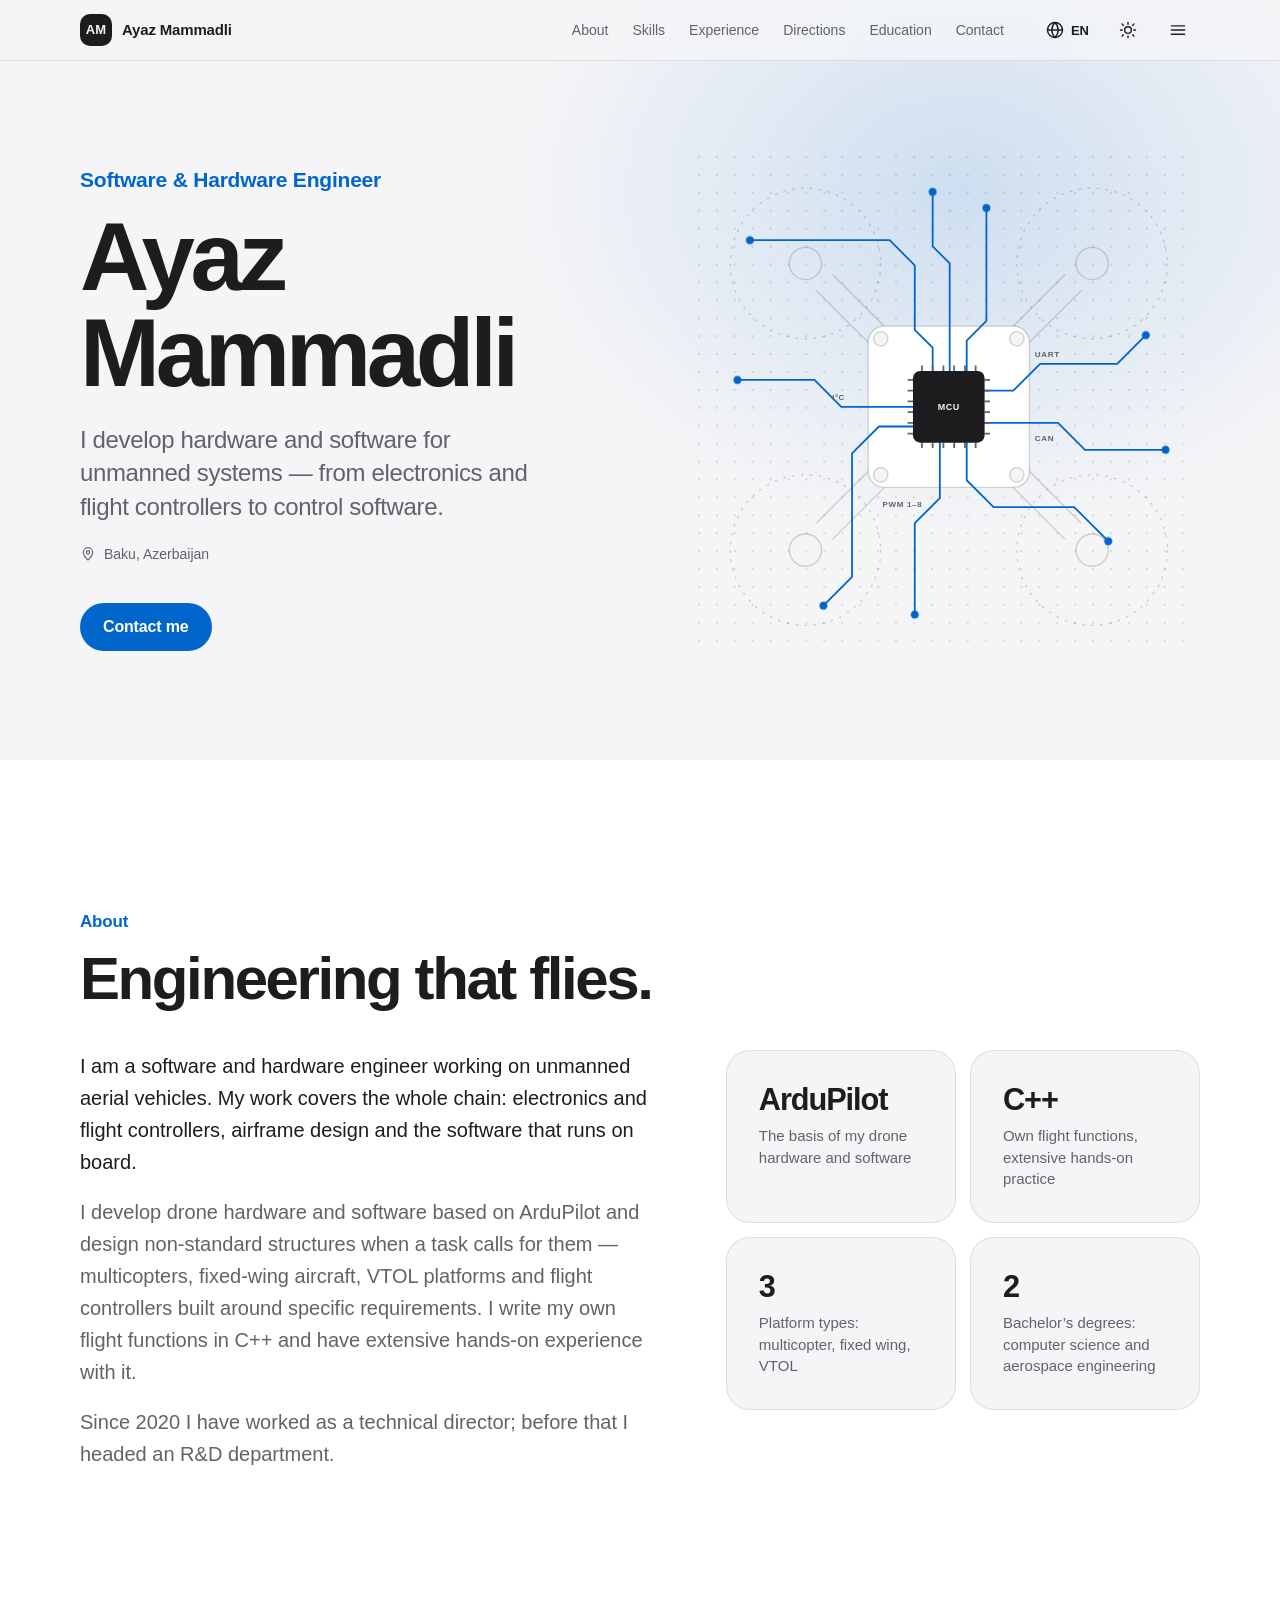
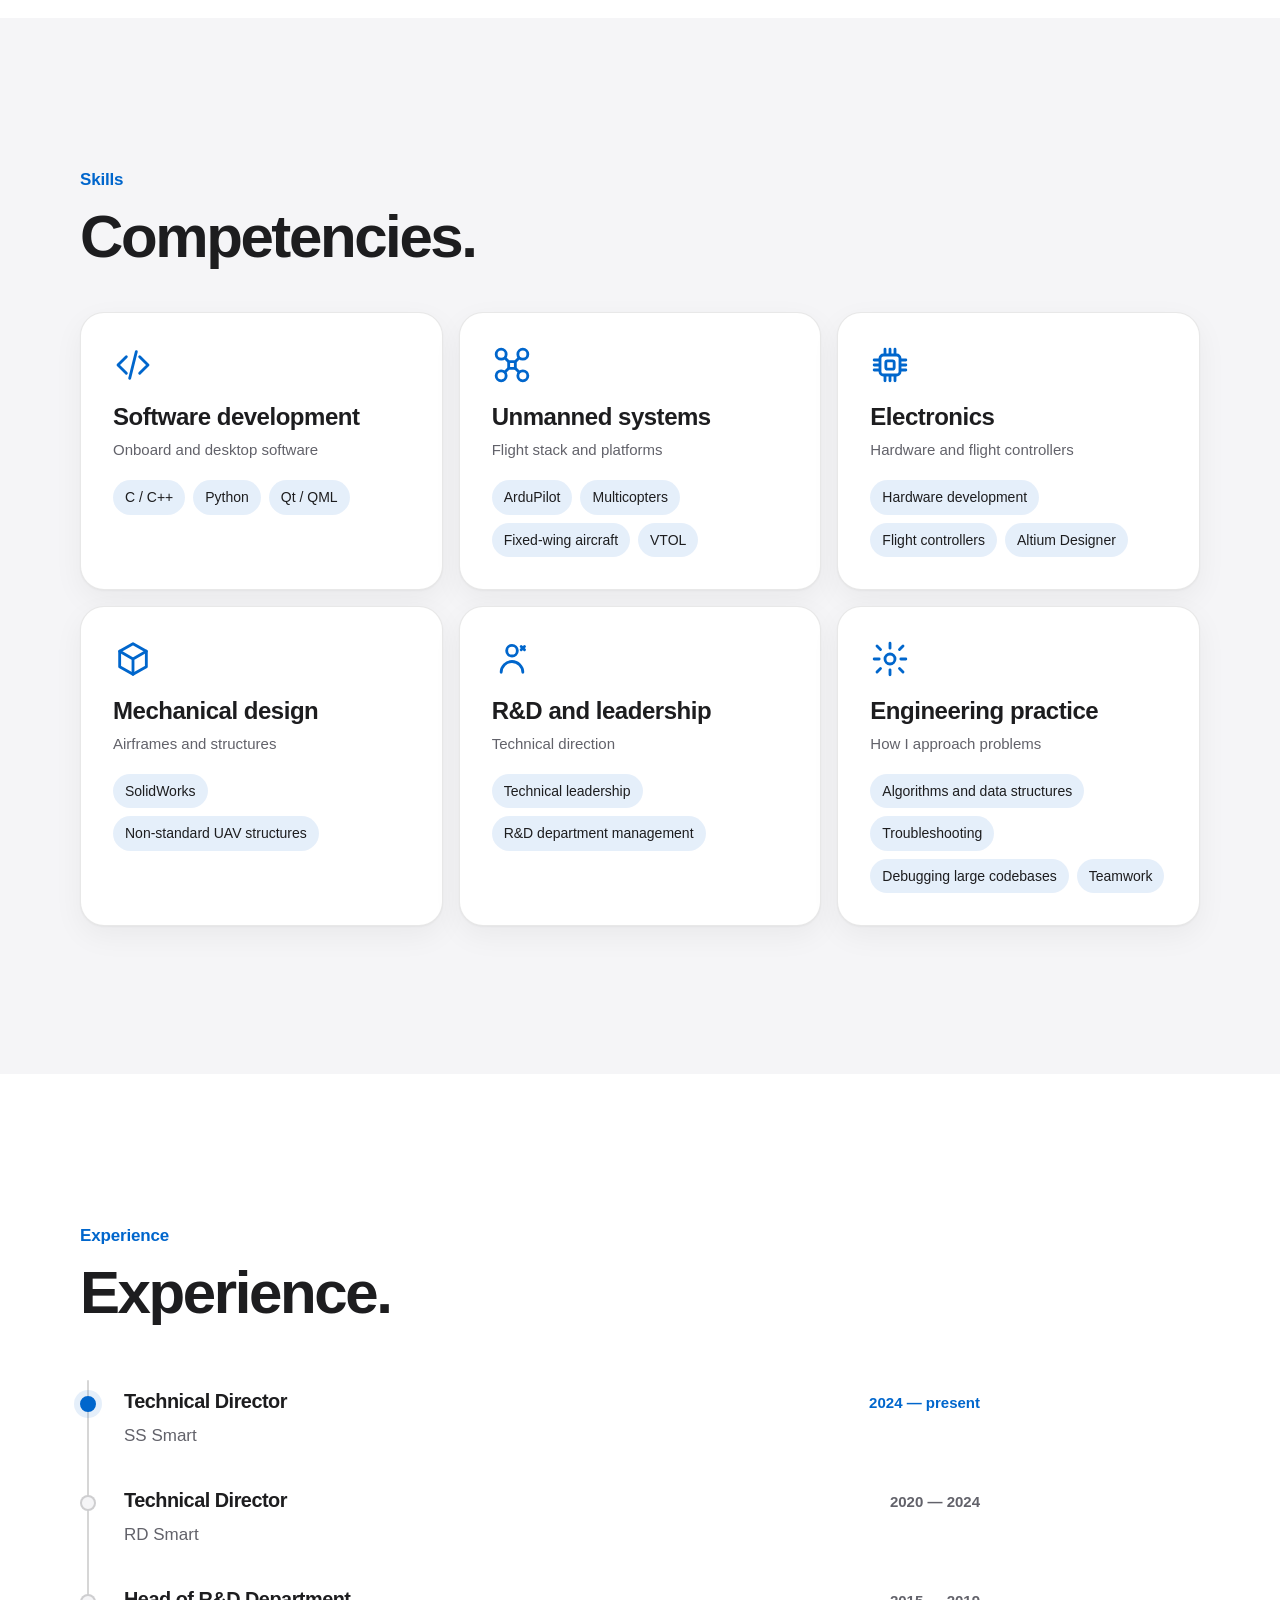
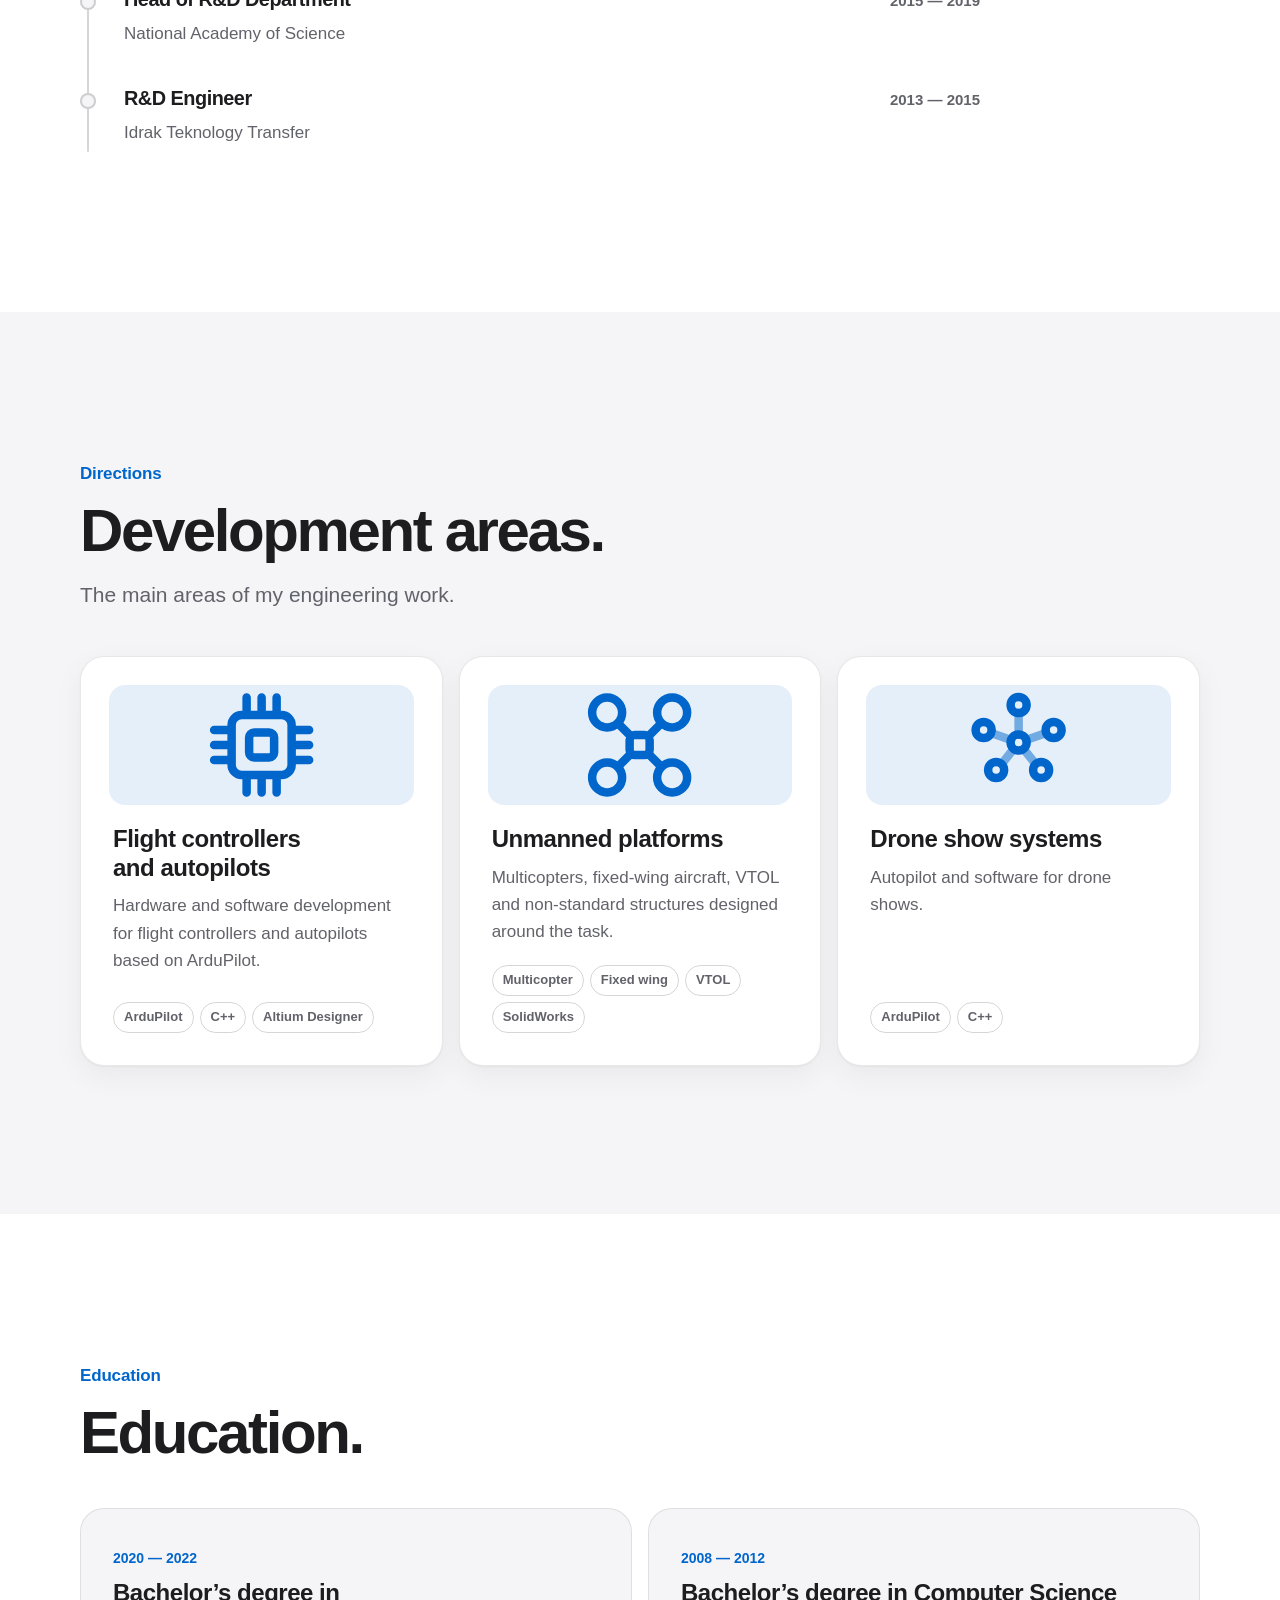
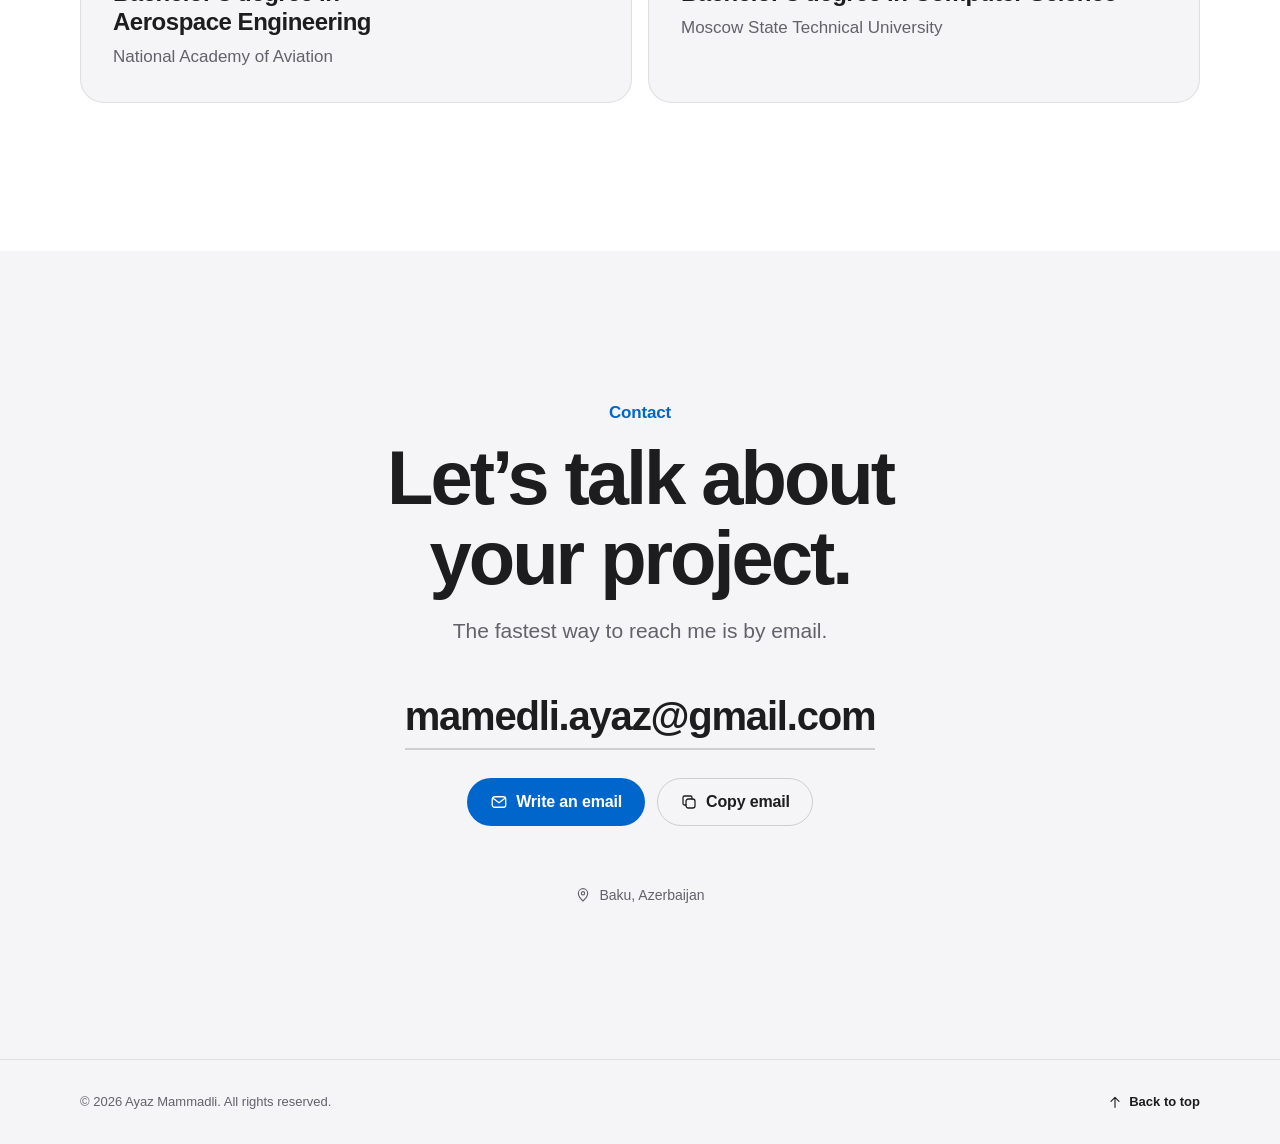
<file: index.html>
<!doctype html>
<html lang="en">
<head>
<meta charset="utf-8">
<meta name="viewport" content="width=device-width, initial-scale=1">
<title>Ayaz Mammadli</title>
<meta name="description" content="Ayaz Mammadli, software and hardware engineer in Baku. Hardware and software for unmanned systems: flight controllers, ArduPilot-based autopilots, multicopters, fixed-wing aircraft and VTOL.">
<link rel="canonical" href="https://mamedli.com/">
<link rel="alternate" hreflang="en" href="https://mamedli.com/en/">
<link rel="alternate" hreflang="ru" href="https://mamedli.com/ru/">
<link rel="alternate" hreflang="az" href="https://mamedli.com/az/">
<link rel="alternate" hreflang="tr" href="https://mamedli.com/tr/">
<link rel="alternate" hreflang="x-default" href="https://mamedli.com/">
<link rel="icon" href="/favicon.svg" type="image/svg+xml">
<script>location.replace('/en/'+location.hash)</script>
<noscript><meta http-equiv="refresh" content="0; url=/en/"></noscript>
<style>body{margin:0;font:17px/1.6 -apple-system,BlinkMacSystemFont,"Segoe UI",Roboto,Arial,sans-serif;background:#F5F5F7;color:#1D1D1F;display:grid;place-items:center;min-height:100vh;padding:16px}@media(prefers-color-scheme:dark){body{background:#0B0B0F;color:#F5F5F7}a{color:#5AA9FF}}a{color:#0066CC}ul{list-style:none;padding:0;display:flex;gap:16px;flex-wrap:wrap;justify-content:center}</style>
</head>
<body><main><h1 style="font-size:28px;text-align:center">Ayaz Mammadli</h1><ul><li><a href="/en/" hreflang="en" lang="en">English</a></li><li><a href="/ru/" hreflang="ru" lang="ru">Русский</a></li><li><a href="/az/" hreflang="az" lang="az">Azərbaycanca</a></li><li><a href="/tr/" hreflang="tr" lang="tr">Türkçe</a></li></ul></main></body>
</html>
</file>
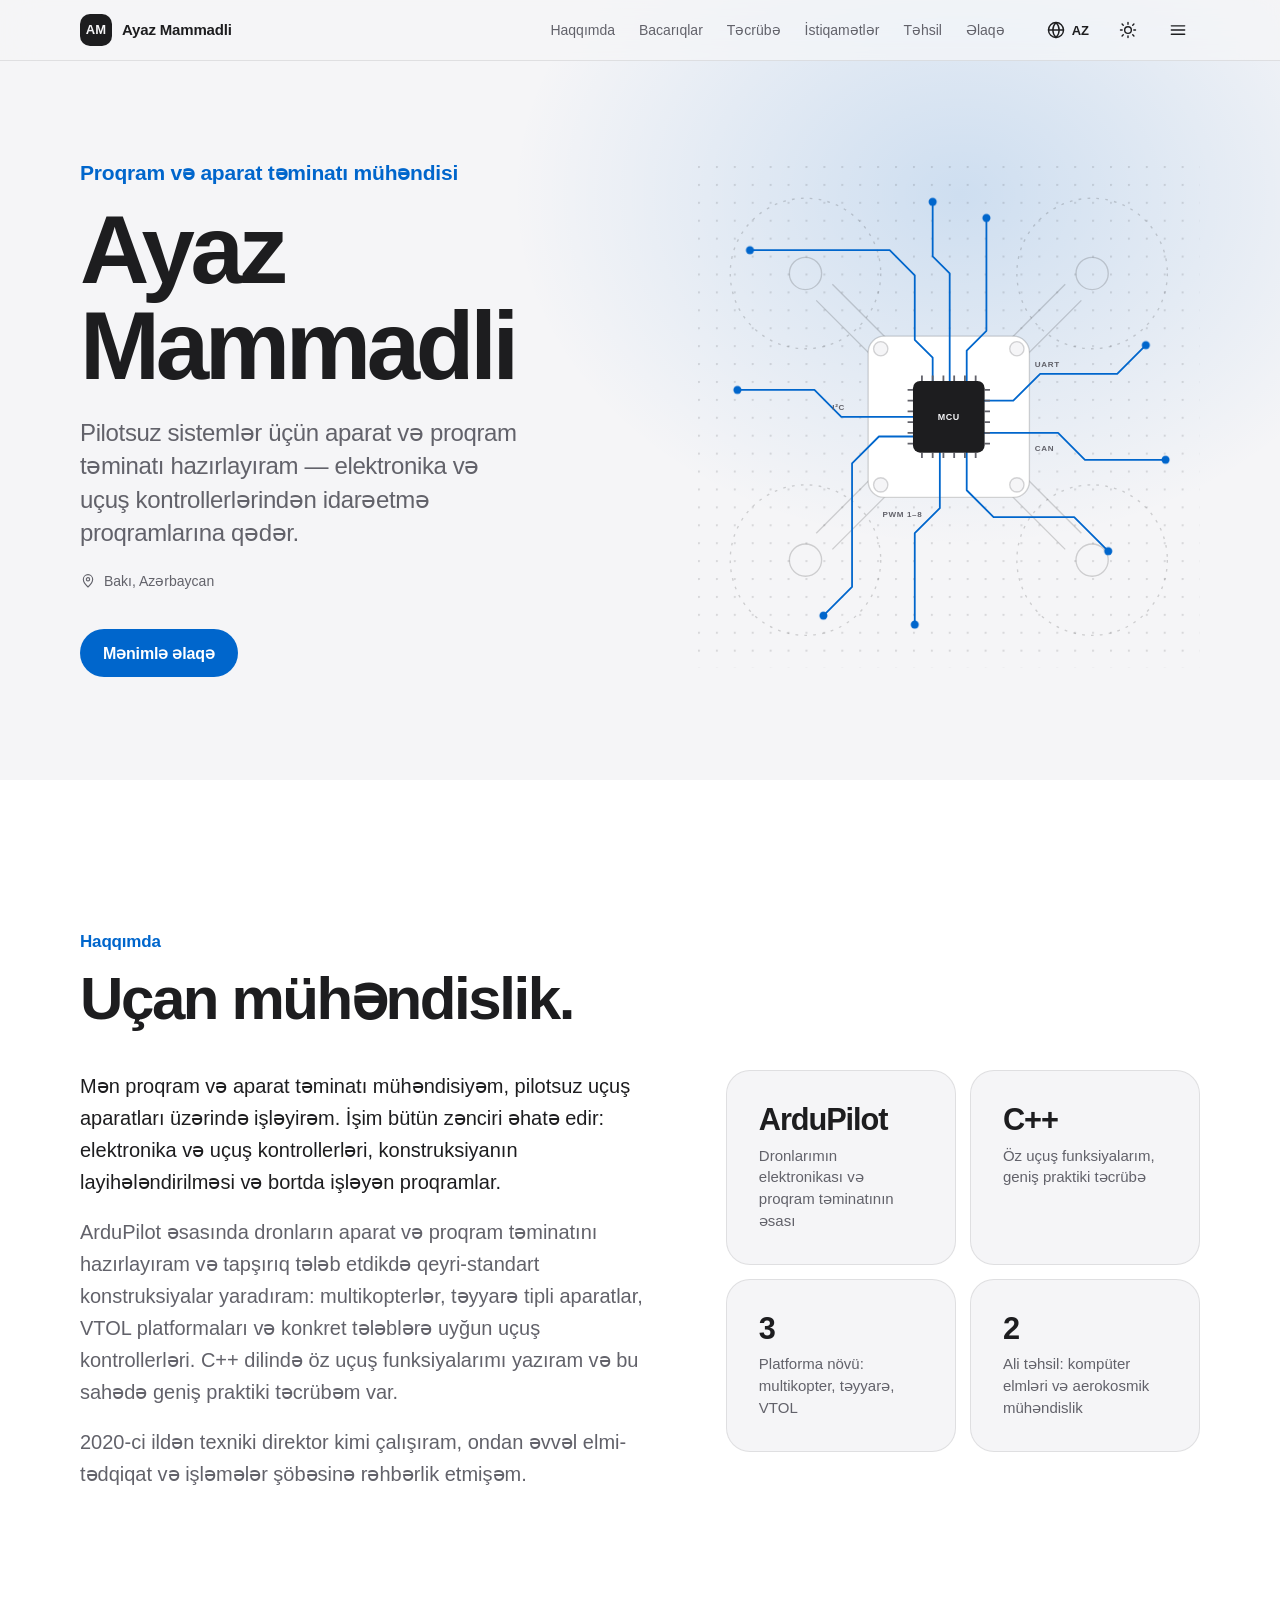
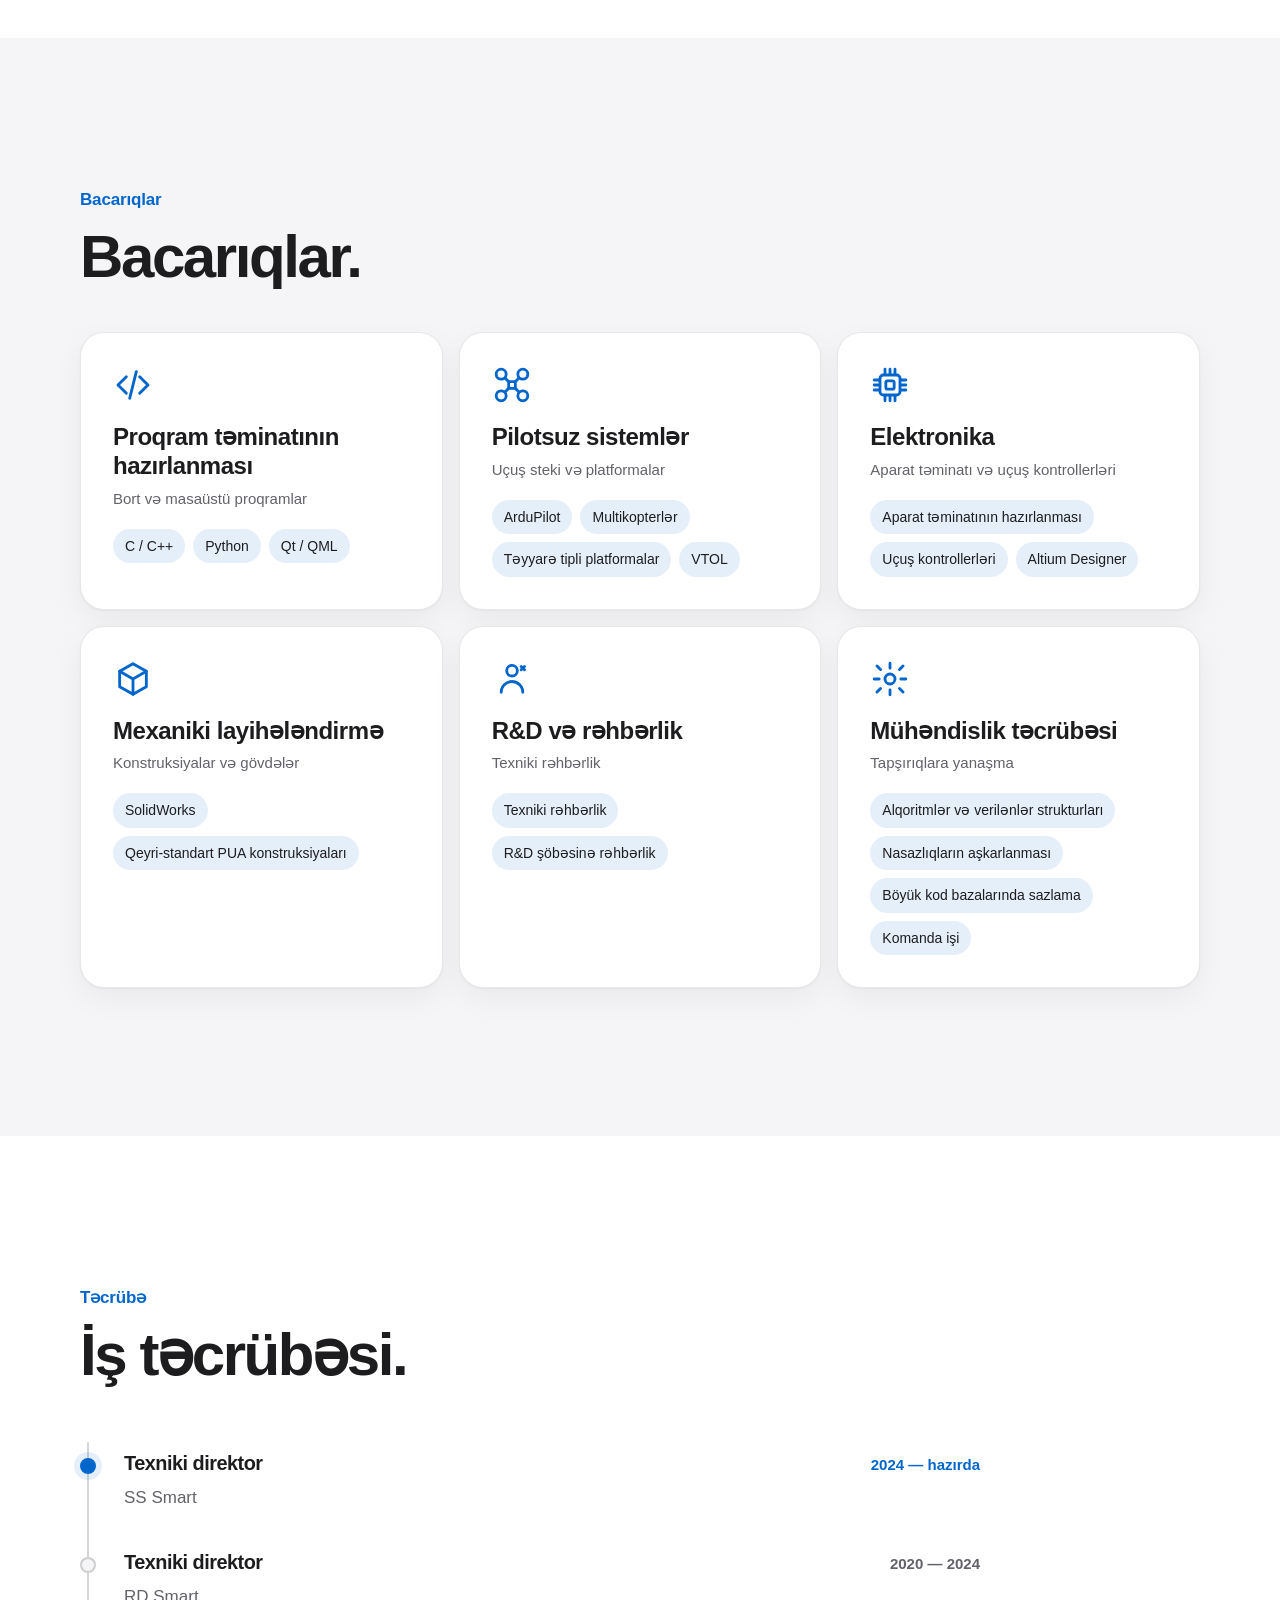
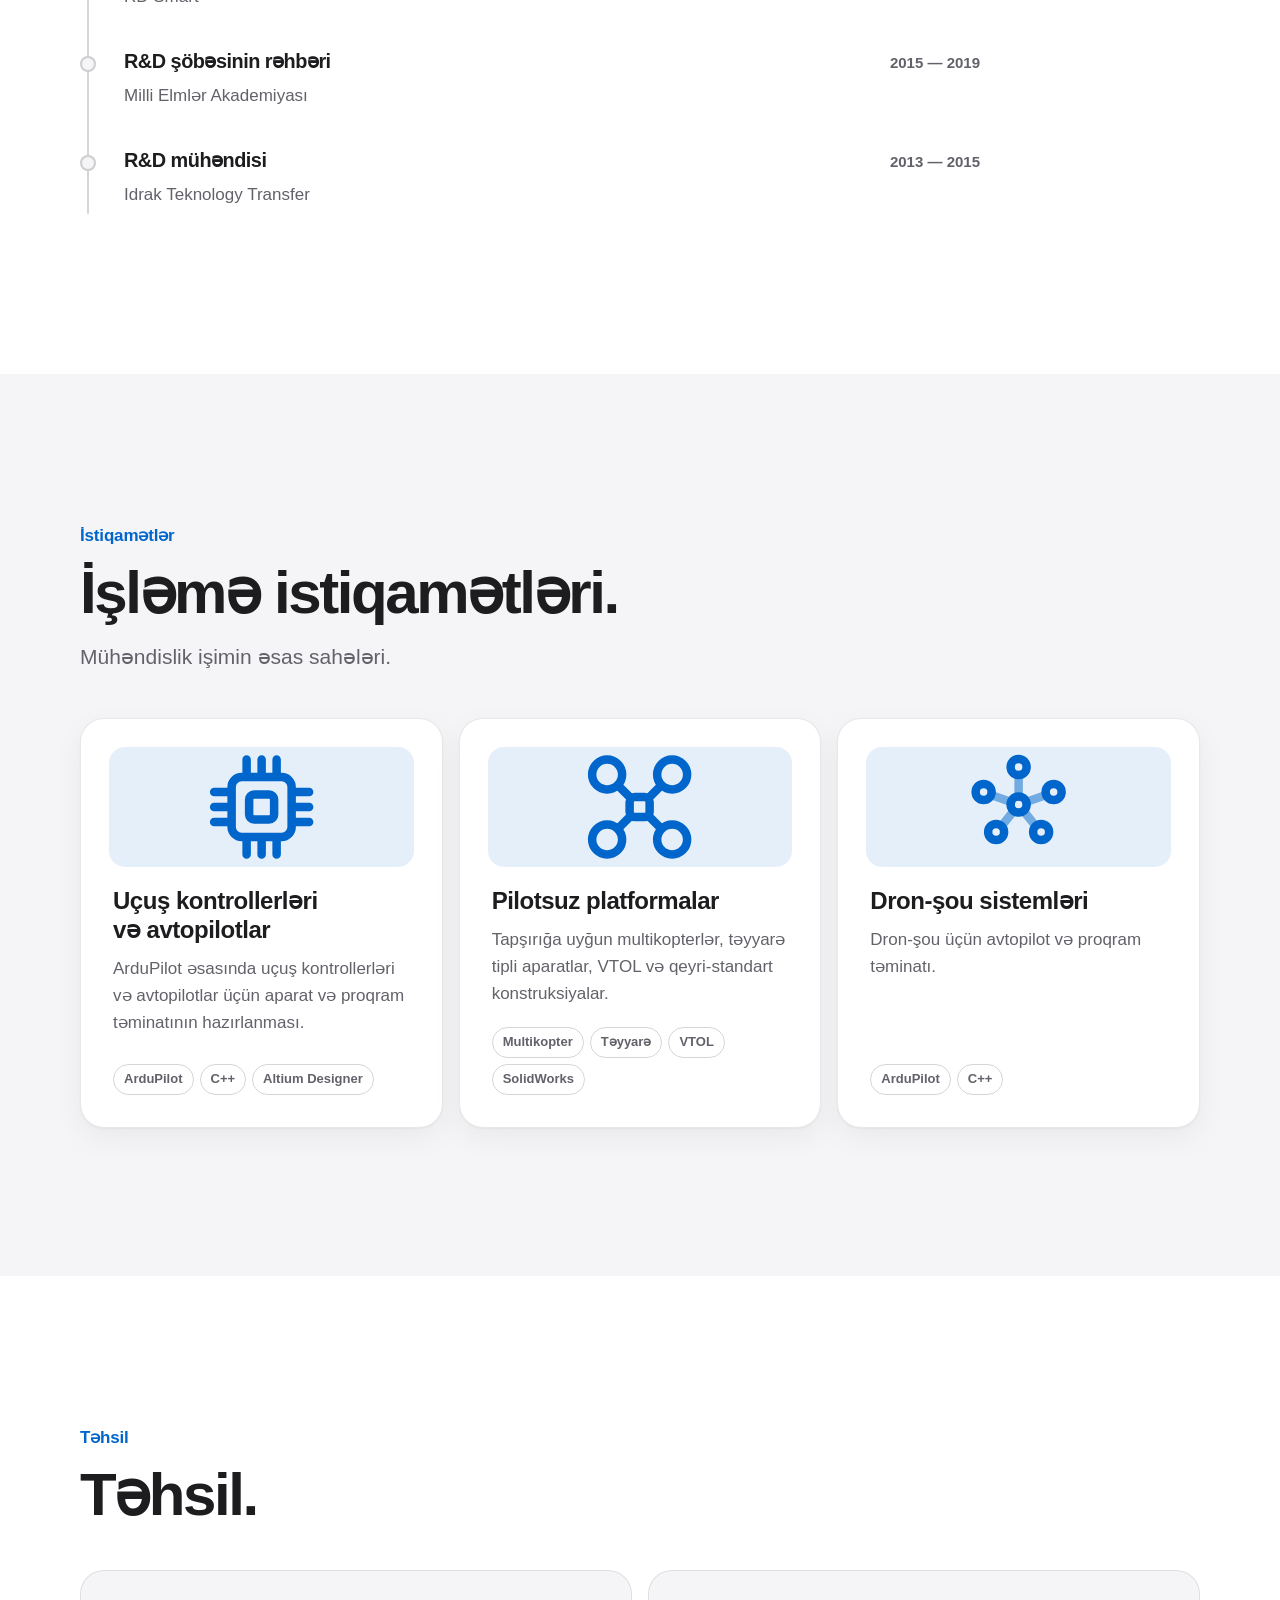
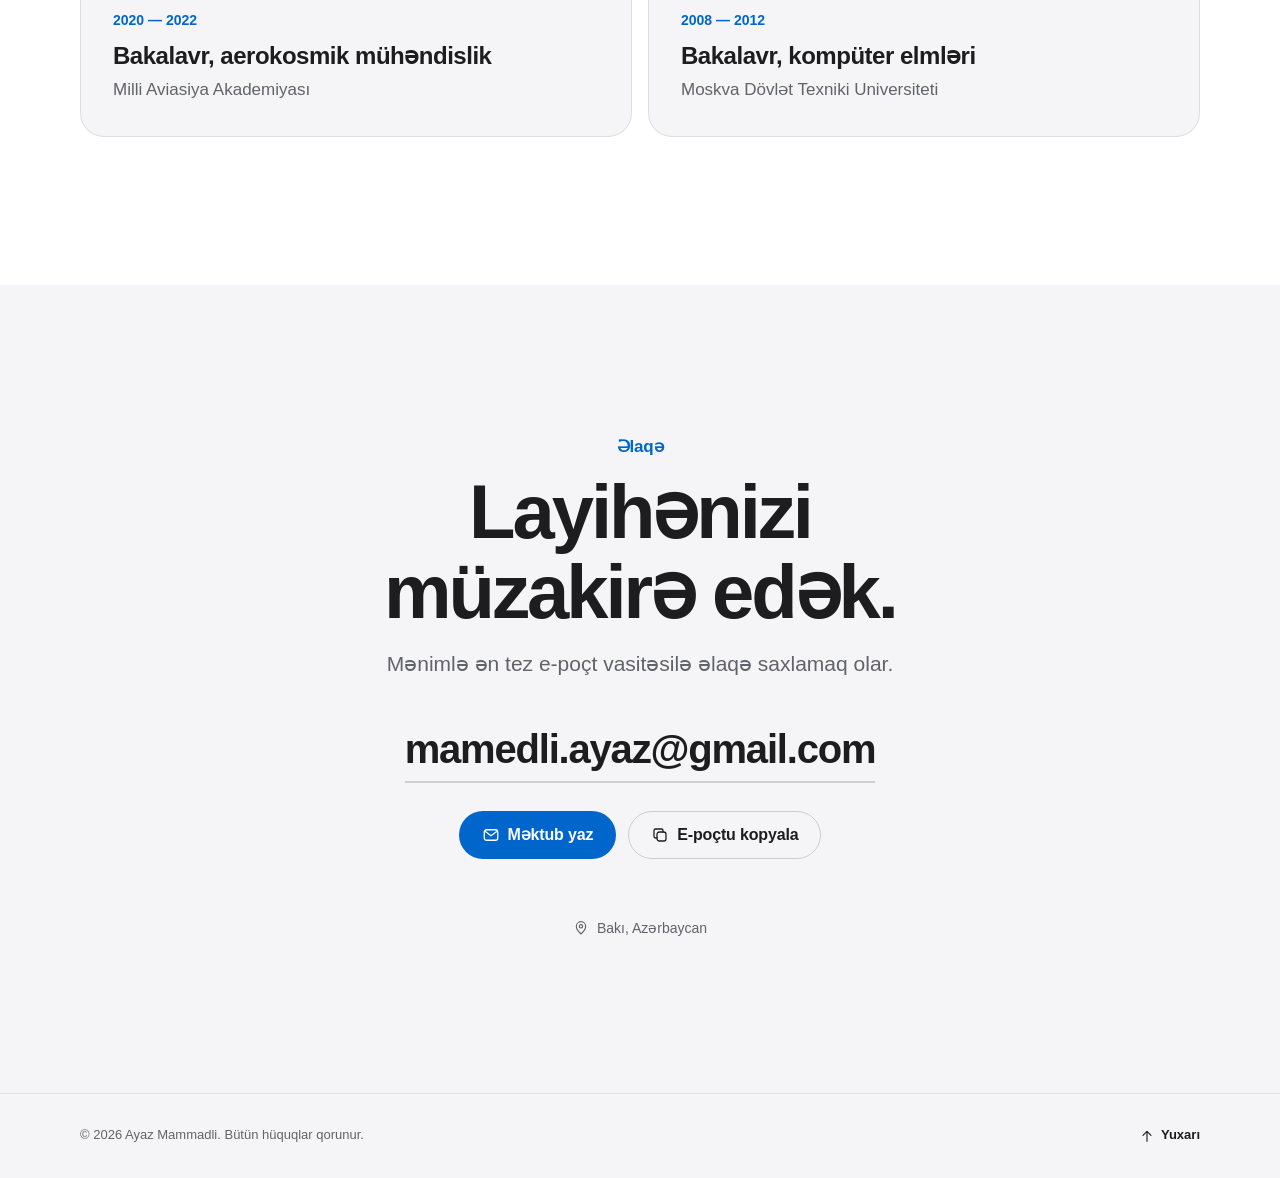
<file: az/index.html>
<!doctype html>
<html lang="az">
<head>
<meta charset="utf-8">
<meta name="viewport" content="width=device-width, initial-scale=1, viewport-fit=cover">
<title>Ayaz Mammadli — proqram və aparat təminatı mühəndisi</title>
<meta name="description" content="Ayaz Mammadli — Bakıda proqram və aparat təminatı mühəndisi. Pilotsuz sistemlər üçün elektronika və proqram təminatı: uçuş kontrollerləri, ArduPilot əsasında avtopilotlar, multikopterlər, təyyarə tipli platformalar və VTOL.">
<link rel="canonical" href="https://mamedli.com/az/">
<link rel="alternate" hreflang="en" href="https://mamedli.com/en/">
<link rel="alternate" hreflang="ru" href="https://mamedli.com/ru/">
<link rel="alternate" hreflang="az" href="https://mamedli.com/az/">
<link rel="alternate" hreflang="tr" href="https://mamedli.com/tr/">
<link rel="alternate" hreflang="x-default" href="https://mamedli.com/">
<meta property="og:type" content="profile">
<meta property="og:site_name" content="Ayaz Mammadli">
<meta property="og:title" content="Ayaz Mammadli — proqram və aparat təminatı mühəndisi">
<meta property="og:description" content="Ayaz Mammadli — Bakıda proqram və aparat təminatı mühəndisi. Pilotsuz sistemlər üçün elektronika və proqram təminatı: uçuş kontrollerləri, ArduPilot əsasında avtopilotlar, multikopterlər, təyyarə tipli platformalar və VTOL.">
<meta property="og:url" content="https://mamedli.com/az/">
<meta property="og:locale" content="az_AZ">
<meta property="og:locale:alternate" content="en_US">
<meta property="og:locale:alternate" content="ru_RU">
<meta property="og:locale:alternate" content="tr_TR">
<meta property="og:image" content="https://mamedli.com/og.png">
<meta property="og:image:width" content="1200">
<meta property="og:image:height" content="630">
<meta name="twitter:card" content="summary_large_image">
<meta name="theme-color" media="(prefers-color-scheme: light)" content="#F5F5F7">
<meta name="theme-color" media="(prefers-color-scheme: dark)" content="#0B0B0F">
<link rel="icon" href="/favicon.svg" type="image/svg+xml">
<link rel="apple-touch-icon" href="/apple-touch-icon.png">
<script type="application/ld+json">{"@context":"https://schema.org","@type":"Person","name":"Ayaz Mammadli","jobTitle":"Proqram və aparat təminatı mühəndisi","email":"mailto:mamedli.ayaz@gmail.com","url":"https://mamedli.com/az/","address":{"@type":"PostalAddress","addressLocality":"Baku","addressCountry":"AZ"},"alumniOf":[{"@type":"CollegeOrUniversity","name":"Moscow State Technical University"},{"@type":"CollegeOrUniversity","name":"National Academy of Aviation"}],"knowsAbout":["Unmanned aerial vehicles","ArduPilot","Flight controllers","C++","Python","Qt","Altium Designer","SolidWorks"]}</script>
<script>(function(){var d=document.documentElement;d.classList.add('js');try{var t=localStorage.getItem('theme');if(t==='light'||t==='dark')d.setAttribute('data-theme',t)}catch(e){}})();</script>
<style>/* Layout: premium engineering landing. Glass header, two-column hero (statement + circuit/flight-controller drawing), alternating full-width section grounds, content capped at 1200px. */
:root {
  --bg: #F5F5F7;
  --surface: #FFFFFF;
  --ink: #1D1D1F;
  --ink-2: #62626A;
  --line: rgba(29, 29, 31, .10);
  --line-strong: rgba(29, 29, 31, .18);
  --accent: #0066CC;
  --on-accent: #FFFFFF;
  --accent-soft: rgba(0, 102, 204, .10);
  --glass: rgba(245, 245, 247, .78);
  --shadow: 0 1px 2px rgba(0, 0, 0, .04), 0 10px 30px rgba(0, 0, 0, .05);
  --shadow-hover: 0 2px 4px rgba(0, 0, 0, .05), 0 18px 44px rgba(0, 0, 0, .08);
  --glow: rgba(0, 102, 204, .16);

  --font: -apple-system, BlinkMacSystemFont, "SF Pro Text", "SF Pro Display", "Segoe UI", Roboto, "Helvetica Neue", Arial, "Noto Sans", sans-serif;
  --fs-body: 17px;
  --fs-small: 14px;
  --fs-h1: clamp(44px, 8.4vw, 96px);
  --fs-h2: clamp(34px, 5.4vw, 60px);
  --fs-h3: clamp(20px, 2.2vw, 24px);
  --lh: 1.6;

  --r-card: 24px;
  --r-pill: 999px;
  --wrap: 1200px;
  --gutter: clamp(16px, 4vw, 40px);
  --section: clamp(88px, 12vw, 148px);
  --header-h: 60px;

  --t-fast: 180ms;
  --t-theme: 250ms;
  --t-reveal: 600ms;
  --ease: cubic-bezier(.2, .7, .2, 1);
  color-scheme: light;
}
@media (prefers-color-scheme: dark) {
  :root:not([data-theme="light"]) {
    --bg: #0B0B0F; --surface: #17171D; --ink: #F5F5F7; --ink-2: #A1A1AA;
    --line: rgba(245, 245, 247, .10); --line-strong: rgba(245, 245, 247, .20);
    --accent: #5AA9FF; --on-accent: #06121F; --accent-soft: rgba(90, 169, 255, .14);
    --glass: rgba(11, 11, 15, .72);
    --shadow: 0 1px 2px rgba(0, 0, 0, .4), 0 12px 32px rgba(0, 0, 0, .35);
    --shadow-hover: 0 2px 4px rgba(0, 0, 0, .5), 0 20px 48px rgba(0, 0, 0, .5);
    --glow: rgba(90, 169, 255, .20);
    color-scheme: dark;
  }
}
:root[data-theme="dark"] {
  --bg: #0B0B0F; --surface: #17171D; --ink: #F5F5F7; --ink-2: #A1A1AA;
  --line: rgba(245, 245, 247, .10); --line-strong: rgba(245, 245, 247, .20);
  --accent: #5AA9FF; --on-accent: #06121F; --accent-soft: rgba(90, 169, 255, .14);
  --glass: rgba(11, 11, 15, .72);
  --shadow: 0 1px 2px rgba(0, 0, 0, .4), 0 12px 32px rgba(0, 0, 0, .35);
  --shadow-hover: 0 2px 4px rgba(0, 0, 0, .5), 0 20px 48px rgba(0, 0, 0, .5);
  --glow: rgba(90, 169, 255, .20);
  color-scheme: dark;
}

*, *::before, *::after { box-sizing: border-box; }
html { background: var(--bg); -webkit-text-size-adjust: 100%; scroll-behavior: smooth; scroll-padding-top: calc(var(--header-h) + 12px); }
body {
  margin: 0; background: var(--bg); color: var(--ink);
  font-family: var(--font); font-size: var(--fs-body); line-height: var(--lh);
  -webkit-font-smoothing: antialiased; text-rendering: optimizeLegibility;
}
.theme-ready body, .theme-ready .card, .theme-ready .site-header, .theme-ready .band, .theme-ready .btn, .theme-ready .icon-btn, .theme-ready .popover {
  transition: background-color var(--t-theme) ease, color var(--t-theme) ease, border-color var(--t-theme) ease, box-shadow var(--t-theme) ease;
}
img, svg { max-width: 100%; }
h1, h2, h3, p { margin: 0; }
h1, h2, h3 { text-wrap: balance; letter-spacing: -.025em; }
a { color: var(--accent); }
:focus-visible { outline: 2px solid var(--accent); outline-offset: 3px; border-radius: 8px; }
.visually-hidden { position: absolute !important; width: 1px; height: 1px; overflow: hidden; clip: rect(0 0 0 0); white-space: nowrap; }
.wrap { max-width: var(--wrap); margin-inline: auto; padding-inline: var(--gutter); }

.skip {
  position: absolute; left: 12px; top: -60px; z-index: 100;
  background: var(--accent); color: var(--on-accent); padding: 10px 16px; border-radius: 12px; text-decoration: none; font-weight: 600;
}
.skip:focus { top: 12px; }

/* ---------- header ---------- */
.site-header {
  position: fixed; inset: 0 0 auto 0; z-index: 50;
  padding-top: env(safe-area-inset-top, 0px);
  background: var(--glass);
  -webkit-backdrop-filter: saturate(180%) blur(18px); backdrop-filter: saturate(180%) blur(18px);
  border-bottom: 1px solid var(--line);
}
.header-row { display: flex; align-items: center; gap: 12px; height: var(--header-h); }
.brand { display: inline-flex; align-items: center; gap: 10px; color: var(--ink); text-decoration: none; font-weight: 600; letter-spacing: -.01em; min-height: 44px; }
.mono {
  display: grid; place-items: center; width: 32px; height: 32px; border-radius: 10px;
  background: var(--ink); color: var(--bg); font-size: 13px; font-weight: 700; letter-spacing: .02em;
}
.brand-name { font-size: 15px; white-space: nowrap; }
@media (max-width: 400px) { .brand-name { display: none; } }
.nav-desktop { display: none; margin-left: auto; }
.nav-desktop ul { display: flex; gap: 4px; list-style: none; margin: 0; padding: 0; }
.nav-desktop a {
  display: inline-flex; align-items: center; min-height: 44px; padding-inline: 10px;
  color: var(--ink-2); text-decoration: none; font-size: 14px; border-radius: 10px;
  transition: color var(--t-fast) ease;
}
.nav-desktop a:hover, .nav-desktop a[aria-current="true"] { color: var(--ink); }
.controls { display: flex; align-items: center; gap: 6px; margin-left: auto; }
@media (min-width: 1100px) { .nav-desktop { display: block; } .controls { margin-left: 8px; } .menu-btn { display: none; } }

.icon-btn {
  display: inline-flex; align-items: center; justify-content: center; gap: 6px;
  min-width: 44px; height: 44px; padding-inline: 10px; border-radius: 12px;
  border: 1px solid transparent; background: transparent; color: var(--ink);
  font: 600 13px var(--font); cursor: pointer;
  transition: background-color var(--t-fast) ease, border-color var(--t-fast) ease;
}
.icon-btn:hover { background: var(--accent-soft); }
.icon-btn svg { width: 20px; height: 20px; flex: none; }
.theme-btn .i-moon { display: none; }
:root[data-theme="dark"] .theme-btn .i-sun { display: none; }
:root[data-theme="dark"] .theme-btn .i-moon { display: block; }
@media (prefers-color-scheme: dark) {
  :root:not([data-theme="light"]) .theme-btn .i-sun { display: none; }
  :root:not([data-theme="light"]) .theme-btn .i-moon { display: block; }
}

/* language popover + mobile menu */
.lang { position: relative; }
.popover {
  position: absolute; right: 0; top: calc(100% + 8px); min-width: 200px; z-index: 60;
  background: var(--surface); border: 1px solid var(--line); border-radius: 16px; box-shadow: var(--shadow-hover);
  padding: 6px; list-style: none; margin: 0;
  transform-origin: top right; animation: pop 160ms var(--ease);
}
.popover a {
  display: flex; justify-content: space-between; align-items: center; gap: 16px;
  min-height: 44px; padding-inline: 12px; border-radius: 10px; color: var(--ink); text-decoration: none; font-size: 15px;
}
.popover a:hover { background: var(--accent-soft); }
.popover a[aria-current="true"] { color: var(--accent); font-weight: 600; }
.popover .code { font-size: 12px; color: var(--ink-2); font-weight: 600; letter-spacing: .04em; }
@keyframes pop { from { opacity: 0; transform: translateY(-4px) scale(.98); } }

.mobile-nav {
  position: fixed; left: 0; right: 0; top: calc(var(--header-h) + env(safe-area-inset-top, 0px)); z-index: 45;
  background: var(--surface); border-bottom: 1px solid var(--line); box-shadow: var(--shadow-hover);
  padding-block: 8px 16px; animation: drop 200ms var(--ease);
}
.mobile-nav ul { list-style: none; margin: 0; padding: 0; }
.mobile-nav a {
  display: flex; align-items: center; min-height: 52px; color: var(--ink); text-decoration: none;
  font-size: 20px; font-weight: 600; letter-spacing: -.02em; border-bottom: 1px solid var(--line);
}
.mobile-nav li:last-child a { border-bottom: 0; }
@keyframes drop { from { opacity: 0; transform: translateY(-8px); } }

/* ---------- buttons ---------- */
.btn {
  display: inline-flex; align-items: center; justify-content: center; gap: 8px;
  min-height: 48px; padding: 12px 22px; border-radius: var(--r-pill);
  font: 600 16px var(--font); letter-spacing: -.01em; text-decoration: none; cursor: pointer;
  border: 1px solid transparent;
  transition: transform var(--t-fast) ease, background-color var(--t-fast) ease, border-color var(--t-fast) ease, color var(--t-fast) ease;
}
.btn-primary { background: var(--accent); color: var(--on-accent); }
.btn-primary:hover { transform: translateY(-1px); filter: brightness(1.06); }
.btn-ghost { background: transparent; color: var(--ink); border-color: var(--line-strong); }
.btn-ghost:hover { border-color: var(--ink); transform: translateY(-1px); }
.btn small { font-weight: 500; color: inherit; opacity: .7; font-size: 13px; }
.btn svg { width: 18px; height: 18px; }

/* ---------- hero ---------- */
.hero { position: relative; overflow: hidden; padding-top: calc(var(--header-h) + clamp(40px, 8vw, 96px)); padding-bottom: clamp(56px, 8vw, 110px); }
.hero::before {
  content: ""; position: absolute; inset: -20% -10% auto 40%; height: 90%;
  background: radial-gradient(closest-side, var(--glow), transparent); pointer-events: none;
}
.hero-grid { position: relative; display: grid; grid-template-columns: minmax(0, 1.05fr) minmax(0, .95fr); gap: clamp(24px, 5vw, 72px); align-items: center; }
@media (max-width: 900px) { .hero-grid { grid-template-columns: 1fr; } }
.hero-text { min-width: 0; }
.hero .role { font-size: clamp(17px, 2vw, 21px); font-weight: 600; color: var(--accent); letter-spacing: -.01em; }
.hero h1 { font-size: var(--fs-h1); font-weight: 700; line-height: 1; letter-spacing: -.045em; margin-top: 12px; }
.hero .lead { margin-top: 22px; max-width: 34ch; font-size: clamp(19px, 2.2vw, 24px); line-height: 1.4; color: var(--ink-2); letter-spacing: -.015em; }
.hero .loc { display: inline-flex; align-items: center; gap: 8px; margin-top: 20px; font-size: var(--fs-small); color: var(--ink-2); }
.hero .loc svg { width: 16px; height: 16px; }
.hero-actions { display: flex; flex-wrap: wrap; gap: 12px; margin-top: 32px; }
.hero-visual { min-width: 0; position: relative; aspect-ratio: 1 / 1; max-width: 560px; width: 100%; justify-self: center; will-change: transform; }
@media (max-width: 900px) { .hero-visual { max-width: 420px; } }
.hero-visual svg { width: 100%; height: 100%; display: block; }
.hv-grid { stroke: var(--line); }
.hv-uav { stroke: var(--line-strong); fill: none; }
.hv-board { fill: var(--surface); stroke: var(--line-strong); }
.hv-trace { stroke: var(--accent); fill: none; stroke-linecap: round; stroke-linejoin: round; }
.hv-pad { fill: var(--accent); }
.hv-hole { fill: var(--bg); stroke: var(--line-strong); }
.hv-chip { fill: var(--ink); }
.hv-pin { stroke: var(--ink-2); }
.hv-label { fill: var(--ink-2); font: 600 9px var(--font); letter-spacing: .08em; }
.hv-chip-label { fill: var(--bg); font: 700 10px var(--font); letter-spacing: .06em; }

/* intro sequence (≤ 900 ms total) */
.js .intro { opacity: 0; transform: translateY(16px); animation: intro 620ms var(--ease) forwards; }
.js .intro.d1 { animation-delay: 60ms; } .js .intro.d2 { animation-delay: 140ms; }
.js .intro.d3 { animation-delay: 220ms; } .js .intro.d4 { animation-delay: 280ms; }
@keyframes intro { to { opacity: 1; transform: none; } }
.js .hv-trace { stroke-dasharray: var(--len, 400); stroke-dashoffset: var(--len, 400); animation: draw 700ms var(--ease) 180ms forwards; }
.js .hv-pad { opacity: 0; animation: fade 300ms ease 600ms forwards; }
@keyframes draw { to { stroke-dashoffset: 0; } }
@keyframes fade { to { opacity: 1; } }

/* ---------- sections ---------- */
.section { padding-block: var(--section); scroll-margin-top: calc(var(--header-h) + 12px); }
.band { background: var(--surface); }
.kicker { font-size: 17px; font-weight: 600; color: var(--accent); letter-spacing: -.01em; margin-bottom: 12px; }
.section h2 { font-size: var(--fs-h2); font-weight: 700; line-height: 1.05; letter-spacing: -.04em; }
.section .lead-2 { margin-top: 16px; font-size: clamp(18px, 2vw, 21px); color: var(--ink-2); max-width: 60ch; }

.card {
  background: var(--surface); border: 1px solid var(--line); border-radius: var(--r-card); box-shadow: var(--shadow);
  padding: clamp(22px, 3vw, 32px); min-width: 0;
  transition: transform var(--t-fast) ease, box-shadow var(--t-fast) ease, border-color var(--t-fast) ease;
}
.band .card { background: var(--bg); box-shadow: none; }
.card:hover { transform: translateY(-3px); box-shadow: var(--shadow-hover); }
.band .card:hover { box-shadow: none; border-color: var(--line-strong); }
.card h3 { font-size: var(--fs-h3); font-weight: 700; line-height: 1.2; letter-spacing: -.02em; }
.card .ico { width: 40px; height: 40px; color: var(--accent); margin-bottom: 18px; display: block; }

/* about */
.about-grid { display: grid; grid-template-columns: minmax(0, 1.2fr) minmax(0, 1fr); gap: clamp(32px, 6vw, 80px); margin-top: 40px; align-items: start; }
@media (max-width: 900px) { .about-grid { grid-template-columns: 1fr; } }
.about-text { display: grid; gap: 18px; font-size: clamp(18px, 1.8vw, 20px); line-height: 1.6; max-width: 62ch; }
.about-text p:first-child { color: var(--ink); font-weight: 500; }
.about-text p + p { color: var(--ink-2); }
.facts { display: grid; grid-template-columns: repeat(2, minmax(0, 1fr)); gap: 14px; }
@media (max-width: 420px) { .facts { grid-template-columns: 1fr; } }
.fact .v { display: block; font-size: clamp(24px, 2.4vw, 32px); font-weight: 700; letter-spacing: -.035em; line-height: 1.1; white-space: nowrap; }
.fact .l { display: block; margin-top: 8px; font-size: 15px; line-height: 1.45; color: var(--ink-2); }

/* skills */
.skills-grid { display: grid; grid-template-columns: repeat(3, minmax(0, 1fr)); gap: 16px; margin-top: 44px; }
@media (max-width: 1000px) { .skills-grid { grid-template-columns: repeat(2, minmax(0, 1fr)); } }
@media (max-width: 640px) { .skills-grid { grid-template-columns: 1fr; } }
.skill .note { margin-top: 6px; color: var(--ink-2); font-size: 15px; }
.chips { display: flex; flex-wrap: wrap; gap: 8px; list-style: none; margin: 18px 0 0; padding: 0; }
.chips li { font-size: 14px; padding: 6px 12px; border-radius: var(--r-pill); background: var(--accent-soft); color: var(--ink); }

/* experience */
.timeline { list-style: none; margin: 44px 0 0; padding: 0; position: relative; max-width: 900px; }
.timeline::before { content: ""; position: absolute; left: 7px; top: 12px; bottom: 12px; width: 2px; background: var(--line-strong); border-radius: 2px; }
.tl-item { position: relative; padding-left: 44px; padding-block: 18px; }
.tl-item::before {
  content: ""; position: absolute; left: 0; top: 28px; width: 16px; height: 16px; border-radius: 50%;
  background: var(--bg); border: 2px solid var(--line-strong);
}
.tl-item.current::before { border-color: var(--accent); background: var(--accent); box-shadow: 0 0 0 6px var(--accent-soft); }
.tl-card { display: grid; grid-template-columns: minmax(0, 1fr) auto; gap: 6px 20px; align-items: baseline; }
@media (max-width: 560px) { .tl-card { grid-template-columns: 1fr; } }
.tl-period { font-size: 15px; font-weight: 600; color: var(--ink-2); font-variant-numeric: tabular-nums; white-space: nowrap; }
.tl-item.current .tl-period { color: var(--accent); }
.tl-org { margin-top: 4px; color: var(--ink-2); font-size: 17px; }

/* directions */
.dir-grid { display: grid; grid-template-columns: repeat(3, minmax(0, 1fr)); gap: 16px; margin-top: 44px; }
@media (max-width: 1000px) { .dir-grid { grid-template-columns: 1fr; } }
.dir { display: flex; flex-direction: column; }
.dir .art { height: 120px; margin: -4px -4px 20px; border-radius: 16px; background: var(--accent-soft); display: grid; place-items: center; overflow: hidden; }
.dir .art svg { width: 70%; height: 100%; color: var(--accent); }
.dir p { margin-top: 10px; color: var(--ink-2); }
.tags { display: flex; flex-wrap: wrap; gap: 6px; list-style: none; margin: auto 0 0; padding: 20px 0 0; }
.tags li { font-size: 13px; font-weight: 600; padding: 4px 10px; border-radius: var(--r-pill); border: 1px solid var(--line-strong); color: var(--ink-2); }

/* education */
.edu-list { display: grid; grid-template-columns: repeat(2, minmax(0, 1fr)); gap: 16px; margin-top: 44px; }
@media (max-width: 760px) { .edu-list { grid-template-columns: 1fr; } }
.edu .yr { font-size: 14px; font-weight: 600; color: var(--accent); font-variant-numeric: tabular-nums; }
.edu h3 { margin-top: 10px; }
.edu p { margin-top: 6px; color: var(--ink-2); }

/* contact */
.contact { text-align: center; }
.contact h2 { font-size: clamp(38px, 6.6vw, 76px); max-width: 16ch; margin-inline: auto; }
.contact .lead-2 { margin-inline: auto; }
.mail {
  display: inline-block; margin-top: 36px; max-width: 100%;
  font-size: clamp(22px, 4.2vw, 40px); font-weight: 600; letter-spacing: -.03em; color: var(--ink);
  text-decoration: none; overflow-wrap: anywhere; border-bottom: 2px solid var(--line-strong);
  transition: border-color var(--t-fast) ease, color var(--t-fast) ease;
}
.mail:hover { color: var(--accent); border-color: var(--accent); }
.contact-actions { display: flex; flex-wrap: wrap; justify-content: center; gap: 12px; margin-top: 28px; }
.contact-meta { margin-top: 24px; color: var(--ink-2); font-size: var(--fs-small); display: inline-flex; gap: 8px; align-items: center; }
.contact-meta svg { width: 16px; height: 16px; }
.status { min-height: 1.6em; margin-top: 12px; font-size: var(--fs-small); color: var(--ink-2); }

/* footer */
.site-footer { border-top: 1px solid var(--line); padding-bottom: env(safe-area-inset-bottom, 0px); }
.footer-row { display: flex; flex-wrap: wrap; align-items: center; justify-content: space-between; gap: 8px 24px; padding-block: 20px; font-size: 13px; color: var(--ink-2); }
.to-top { display: inline-flex; align-items: center; gap: 6px; min-height: 44px; color: var(--ink); text-decoration: none; font-weight: 600; }
.to-top svg { width: 16px; height: 16px; }

/* reveal once on entry; visible without JS */
.js .reveal { opacity: 0; transform: translateY(20px); transition: opacity var(--t-reveal) var(--ease), transform var(--t-reveal) var(--ease); }
.js .reveal.in { opacity: 1; transform: none; }

@media (prefers-reduced-motion: reduce) {
  html { scroll-behavior: auto; }
  *, *::before, *::after { animation-duration: 1ms !important; animation-delay: 0ms !important; transition-duration: 1ms !important; }
  .js .reveal, .js .intro { opacity: 1; transform: none; }
  .js .hv-trace { stroke-dashoffset: 0; }
  .hero-visual { transform: none !important; }
}

.js .hv-trace{stroke-dasharray:1;stroke-dashoffset:1}</style>
</head>
<body>
<a class="skip" href="#main">Məzmuna keç</a>
<header class="site-header">
  <div class="wrap header-row">
    <a class="brand" href="#top" aria-label="Ayaz Mammadli — səhifənin əvvəlinə"><span class="mono" aria-hidden="true">AM</span><span class="brand-name">Ayaz Mammadli</span></a>
    <nav class="nav-desktop" aria-label="Menyu"><ul><li><a href="#about">Haqqımda</a></li><li><a href="#skills">Bacarıqlar</a></li><li><a href="#experience">Təcrübə</a></li><li><a href="#directions">İstiqamətlər</a></li><li><a href="#education">Təhsil</a></li><li><a href="#contact">Əlaqə</a></li></ul></nav>
    <div class="controls">
      <div class="lang">
        <button id="lang-btn" class="icon-btn" type="button" aria-expanded="false" aria-controls="lang-menu" aria-label="Dil: Azərbaycanca"><svg class="" viewBox="0 0 24 24" fill="none" stroke="currentColor" stroke-width="1.7" stroke-linecap="round" stroke-linejoin="round" aria-hidden="true" focusable="false"><circle cx="12" cy="12" r="9"/><path d="M3 12h18M12 3c2.5 2.6 3.8 5.6 3.8 9s-1.3 6.4-3.8 9c-2.5-2.6-3.8-5.6-3.8-9S9.5 5.6 12 3z"/></svg><span aria-hidden="true">AZ</span></button>
        <ul id="lang-menu" class="popover" hidden>
          <li><a href="/en/" data-lang="en" hreflang="en" lang="en"><span>English</span><span class="code" aria-hidden="true">EN</span></a></li><li><a href="/ru/" data-lang="ru" hreflang="ru" lang="ru"><span>Русский</span><span class="code" aria-hidden="true">RU</span></a></li><li><a href="/az/" data-lang="az" hreflang="az" lang="az" aria-current="true"><span>Azərbaycanca</span><span class="code" aria-hidden="true">AZ</span></a></li><li><a href="/tr/" data-lang="tr" hreflang="tr" lang="tr"><span>Türkçe</span><span class="code" aria-hidden="true">TR</span></a></li>
        </ul>
      </div>
      <button id="theme-toggle" class="icon-btn theme-btn" type="button" aria-pressed="false" aria-label="Qaranlıq temaya keç (hazırda işıqlı)"><svg class="i-sun" viewBox="0 0 24 24" fill="none" stroke="currentColor" stroke-width="1.7" stroke-linecap="round" stroke-linejoin="round" aria-hidden="true" focusable="false"><path d="M12 3v2M12 19v2M4.9 4.9l1.4 1.4M17.7 17.7l1.4 1.4M3 12h2M19 12h2M4.9 19.1l1.4-1.4M17.7 6.3l1.4-1.4"/><circle cx="12" cy="12" r="4"/></svg><svg class="i-moon" viewBox="0 0 24 24" fill="none" stroke="currentColor" stroke-width="1.7" stroke-linecap="round" stroke-linejoin="round" aria-hidden="true" focusable="false"><path d="M20 14.5A8 8 0 0 1 9.5 4a8 8 0 1 0 10.5 10.5z"/></svg></button>
      <button id="menu-btn" class="icon-btn menu-btn" type="button" aria-expanded="false" aria-controls="mobile-nav" aria-label="Menyunu aç"><svg class="" viewBox="0 0 24 24" fill="none" stroke="currentColor" stroke-width="1.7" stroke-linecap="round" stroke-linejoin="round" aria-hidden="true" focusable="false"><path d="M4 7h16M4 12h16M4 17h16"/></svg></button>
    </div>
  </div>
</header>
<nav id="mobile-nav" class="mobile-nav" aria-label="Menyu" hidden><div class="wrap"><ul><li><a href="#about">Haqqımda</a></li><li><a href="#skills">Bacarıqlar</a></li><li><a href="#experience">Təcrübə</a></li><li><a href="#directions">İstiqamətlər</a></li><li><a href="#education">Təhsil</a></li><li><a href="#contact">Əlaqə</a></li></ul></div></nav>

<main id="main" tabindex="-1">
  <section class="hero" id="top" aria-labelledby="hero-title">
    <div class="wrap hero-grid">
      <div class="hero-text">
        <p class="role intro">Proqram və aparat təminatı mühəndisi</p>
        <h1 id="hero-title" class="intro d1">Ayaz Mammadli</h1>
        <p class="lead intro d2">Pilotsuz sistemlər üçün aparat və proqram təminatı hazırlayıram — elektronika və uçuş kontrollerlərindən idarəetmə proqramlarına qədər.</p>
        <p class="loc intro d2"><svg class="" viewBox="0 0 24 24" fill="none" stroke="currentColor" stroke-width="1.7" stroke-linecap="round" stroke-linejoin="round" aria-hidden="true" focusable="false"><path d="M12 21s-7-6.2-7-11.5A7 7 0 0 1 19 9.5C19 14.8 12 21 12 21z"/><circle cx="12" cy="9.5" r="2.5"/></svg>Bakı, Azərbaycan</p>
        <div class="hero-actions">
          <a class="btn btn-primary intro d3" href="#contact">Mənimlə əlaqə</a>
          
        </div>
      </div>
      <div class="hero-visual"><svg viewBox="0 0 560 560" aria-hidden="true" focusable="false">
  <defs><pattern id="dots" width="20" height="20" patternUnits="userSpaceOnUse"><circle cx="1" cy="1" r="1" class="hv-grid" fill="currentColor" style="color:var(--line-strong)"/></pattern></defs>
  <rect width="560" height="560" fill="url(#dots)" opacity=".7"/>
  <g class="hv-uav" stroke-width="1.5">
    <path d="M150 132 L268 250 M132 150 L250 268 M410 132 L292 250 M428 150 L310 268 M150 428 L268 310 M132 410 L250 292 M410 428 L292 310 M428 410 L310 292"/>
    <circle cx="120" cy="120" r="84" stroke-dasharray="3 7"/><circle cx="440" cy="120" r="84" stroke-dasharray="3 7"/>
    <circle cx="120" cy="440" r="84" stroke-dasharray="3 7"/><circle cx="440" cy="440" r="84" stroke-dasharray="3 7"/>
    <circle cx="120" cy="120" r="18"/><circle cx="440" cy="120" r="18"/><circle cx="120" cy="440" r="18"/><circle cx="440" cy="440" r="18"/>
  </g>
  <rect class="hv-board" x="190" y="190" width="180" height="180" rx="18" stroke-width="1.5"/>
  <circle class="hv-hole" cx="204" cy="204" r="8" stroke-width="1.5"/><circle class="hv-hole" cx="356" cy="204" r="8" stroke-width="1.5"/><circle class="hv-hole" cx="204" cy="356" r="8" stroke-width="1.5"/><circle class="hv-hole" cx="356" cy="356" r="8" stroke-width="1.5"/>
  <g stroke-width="2"><path class="hv-trace" pathLength="1" d="M262 240 V214 L242 194 V122 L214 94 H58"/><path class="hv-trace" pathLength="1" d="M300 240 V206 L322 184 V58"/><path class="hv-trace" pathLength="1" d="M281 240 V120 L262 101 V40"/><path class="hv-trace" pathLength="1" d="M320 262 H352 L382 232 H468 L500 200"/><path class="hv-trace" pathLength="1" d="M320 298 H402 L432 328 H522"/><path class="hv-trace" pathLength="1" d="M270 320 V382 L242 410 V512"/><path class="hv-trace" pathLength="1" d="M300 320 V362 L330 392 H420 L458 430"/><path class="hv-trace" pathLength="1" d="M240 280 H160 L130 250 H44"/><path class="hv-trace" pathLength="1" d="M240 302 H202 L172 332 V470 L140 502"/></g>
  <circle class="hv-pad" cx="58" cy="94" r="4.5"/><circle class="hv-pad" cx="322" cy="58" r="4.5"/><circle class="hv-pad" cx="262" cy="40" r="4.5"/><circle class="hv-pad" cx="500" cy="200" r="4.5"/><circle class="hv-pad" cx="522" cy="328" r="4.5"/><circle class="hv-pad" cx="242" cy="512" r="4.5"/><circle class="hv-pad" cx="458" cy="430" r="4.5"/><circle class="hv-pad" cx="44" cy="250" r="4.5"/><circle class="hv-pad" cx="140" cy="502" r="4.5"/>
  <path class="hv-pin" stroke-width="2" d="M250 240 v-6 M250 320 v6 M240 250 h-6 M320 250 h6 M262 240 v-6 M262 320 v6 M240 262 h-6 M320 262 h6 M274 240 v-6 M274 320 v6 M240 274 h-6 M320 274 h6 M286 240 v-6 M286 320 v6 M240 286 h-6 M320 286 h6 M298 240 v-6 M298 320 v6 M240 298 h-6 M320 298 h6 M310 240 v-6 M310 320 v6 M240 310 h-6 M320 310 h6"/>
  <rect class="hv-chip" x="240" y="240" width="80" height="80" rx="8"/>
  <text class="hv-chip-label" x="280" y="284" text-anchor="middle">MCU</text>
  <text class="hv-label" x="376" y="224">UART</text>
  <text class="hv-label" x="376" y="318">CAN</text>
  <text class="hv-label" x="150" y="272">I²C</text>
  <text class="hv-label" x="206" y="392">PWM 1–8</text>
</svg></div>
    </div>
  </section>

  <section class="section band" id="about" aria-labelledby="about-title">
    <div class="wrap">
      <p class="kicker">Haqqımda</p>
      <h2 id="about-title" class="reveal">Uçan mühəndislik.</h2>
      <div class="about-grid">
        <div class="about-text reveal"><p>Mən proqram və aparat təminatı mühəndisiyəm, pilotsuz uçuş aparatları üzərində işləyirəm. İşim bütün zənciri əhatə edir: elektronika və uçuş kontrollerləri, konstruksiyanın layihələndirilməsi və bortda işləyən proqramlar.</p><p>ArduPilot əsasında dronların aparat və proqram təminatını hazırlayıram və tapşırıq tələb etdikdə qeyri-standart konstruksiyalar yaradıram: multikopterlər, təyyarə tipli aparatlar, VTOL platformaları və konkret tələblərə uyğun uçuş kontrollerləri. C++ dilində öz uçuş funksiyalarımı yazıram və bu sahədə geniş praktiki təcrübəm var.</p><p>2020-ci ildən texniki direktor kimi çalışıram, ondan əvvəl elmi-tədqiqat və işləmələr şöbəsinə rəhbərlik etmişəm.</p></div>
        <ul class="facts" role="list" style="list-style:none;margin:0;padding:0">
          <li class="card fact reveal"><span class="v">ArduPilot</span><span class="l">Dronlarımın elektronikası və proqram təminatının əsası</span></li><li class="card fact reveal"><span class="v">C++</span><span class="l">Öz uçuş funksiyalarım, geniş praktiki təcrübə</span></li><li class="card fact reveal"><span class="v">3</span><span class="l">Platforma növü: multikopter, təyyarə, VTOL</span></li><li class="card fact reveal"><span class="v">2</span><span class="l">Ali təhsil: kompüter elmləri və aerokosmik mühəndislik</span></li>
        </ul>
      </div>
    </div>
  </section>

  <section class="section" id="skills" aria-labelledby="skills-title">
    <div class="wrap">
      <p class="kicker">Bacarıqlar</p>
      <h2 id="skills-title" class="reveal">Bacarıqlar.</h2>
      <div class="skills-grid">
        <article class="card skill reveal"><svg class="ico" viewBox="0 0 24 24" fill="none" stroke="currentColor" stroke-width="1.7" stroke-linecap="round" stroke-linejoin="round" aria-hidden="true" focusable="false"><path d="M8 7l-5 5 5 5M16 7l5 5-5 5M14 4l-4 16"/></svg><h3>Proqram təminatının hazırlanması</h3><p class="note">Bort və masaüstü proqramlar</p><ul class="chips"><li>C / C++</li><li>Python</li><li>Qt / QML</li></ul></article><article class="card skill reveal"><svg class="ico" viewBox="0 0 24 24" fill="none" stroke="currentColor" stroke-width="1.7" stroke-linecap="round" stroke-linejoin="round" aria-hidden="true" focusable="false"><circle cx="5.5" cy="5.5" r="3"/><circle cx="18.5" cy="5.5" r="3"/><circle cx="5.5" cy="18.5" r="3"/><circle cx="18.5" cy="18.5" r="3"/><path d="M7.8 7.8l2.4 2.4M16.2 7.8l-2.4 2.4M7.8 16.2l2.4-2.4M16.2 16.2l-2.4-2.4"/><rect x="10" y="10" width="4" height="4" rx="1"/></svg><h3>Pilotsuz sistemlər</h3><p class="note">Uçuş steki və platformalar</p><ul class="chips"><li>ArduPilot</li><li>Multikopterlər</li><li>Təyyarə tipli platformalar</li><li>VTOL</li></ul></article><article class="card skill reveal"><svg class="ico" viewBox="0 0 24 24" fill="none" stroke="currentColor" stroke-width="1.7" stroke-linecap="round" stroke-linejoin="round" aria-hidden="true" focusable="false"><rect x="6" y="6" width="12" height="12" rx="2"/><rect x="9.5" y="9.5" width="5" height="5" rx="1"/><path d="M9 2.5v3M12 2.5v3M15 2.5v3M9 18.5v3M12 18.5v3M15 18.5v3M2.5 9h3M2.5 12h3M2.5 15h3M18.5 9h3M18.5 12h3M18.5 15h3"/></svg><h3>Elektronika</h3><p class="note">Aparat təminatı və uçuş kontrollerləri</p><ul class="chips"><li>Aparat təminatının hazırlanması</li><li>Uçuş kontrollerləri</li><li>Altium Designer</li></ul></article><article class="card skill reveal"><svg class="ico" viewBox="0 0 24 24" fill="none" stroke="currentColor" stroke-width="1.7" stroke-linecap="round" stroke-linejoin="round" aria-hidden="true" focusable="false"><path d="M12 2.8l8 4.6v9.2l-8 4.6-8-4.6V7.4z"/><path d="M4 7.4l8 4.6 8-4.6M12 12v9.2"/></svg><h3>Mexaniki layihələndirmə</h3><p class="note">Konstruksiyalar və gövdələr</p><ul class="chips"><li>SolidWorks</li><li>Qeyri-standart PUA konstruksiyaları</li></ul></article><article class="card skill reveal"><svg class="ico" viewBox="0 0 24 24" fill="none" stroke="currentColor" stroke-width="1.7" stroke-linecap="round" stroke-linejoin="round" aria-hidden="true" focusable="false"><circle cx="12" cy="7" r="3.2"/><path d="M5.5 20a6.5 6.5 0 0 1 13 0"/><path d="M17.5 4.5l2 2M19.5 4.5l-2 2" /></svg><h3>R&amp;D və rəhbərlik</h3><p class="note">Texniki rəhbərlik</p><ul class="chips"><li>Texniki rəhbərlik</li><li>R&amp;D şöbəsinə rəhbərlik</li></ul></article><article class="card skill reveal"><svg class="ico" viewBox="0 0 24 24" fill="none" stroke="currentColor" stroke-width="1.7" stroke-linecap="round" stroke-linejoin="round" aria-hidden="true" focusable="false"><circle cx="12" cy="12" r="3"/><path d="M12 2.5v3M12 18.5v3M4.2 4.2l2.1 2.1M17.7 17.7l2.1 2.1M2.5 12h3M18.5 12h3M4.2 19.8l2.1-2.1M17.7 6.3l2.1-2.1"/></svg><h3>Mühəndislik təcrübəsi</h3><p class="note">Tapşırıqlara yanaşma</p><ul class="chips"><li>Alqoritmlər və verilənlər strukturları</li><li>Nasazlıqların aşkarlanması</li><li>Böyük kod bazalarında sazlama</li><li>Komanda işi</li></ul></article>
      </div>
    </div>
  </section>

  <section class="section band" id="experience" aria-labelledby="exp-title">
    <div class="wrap">
      <p class="kicker">Təcrübə</p>
      <h2 id="exp-title" class="reveal">İş təcrübəsi.</h2>
      <ol class="timeline">
        <li class="tl-item reveal current"><div class="tl-card"><div><h3>Texniki direktor</h3><p class="tl-org">SS Smart</p></div><p class="tl-period">2024 — hazırda</p></div></li><li class="tl-item reveal"><div class="tl-card"><div><h3>Texniki direktor</h3><p class="tl-org">RD Smart</p></div><p class="tl-period">2020 — 2024</p></div></li><li class="tl-item reveal"><div class="tl-card"><div><h3>R&amp;D şöbəsinin rəhbəri</h3><p class="tl-org">Milli Elmlər Akademiyası</p></div><p class="tl-period">2015 — 2019</p></div></li><li class="tl-item reveal"><div class="tl-card"><div><h3>R&amp;D mühəndisi</h3><p class="tl-org">Idrak Teknology Transfer</p></div><p class="tl-period">2013 — 2015</p></div></li>
      </ol>
    </div>
  </section>

  <section class="section" id="directions" aria-labelledby="dir-title">
    <div class="wrap">
      <p class="kicker">İstiqamətlər</p>
      <h2 id="dir-title" class="reveal">İşləmə istiqamətləri.</h2>
      <p class="lead-2 reveal">Mühəndislik işimin əsas sahələri.</p>
      <div class="dir-grid">
        <article class="card dir reveal"><div class="art"><svg class="" viewBox="0 0 24 24" fill="none" stroke="currentColor" stroke-width="1.7" stroke-linecap="round" stroke-linejoin="round" aria-hidden="true" focusable="false"><rect x="6" y="6" width="12" height="12" rx="2"/><rect x="9.5" y="9.5" width="5" height="5" rx="1"/><path d="M9 2.5v3M12 2.5v3M15 2.5v3M9 18.5v3M12 18.5v3M15 18.5v3M2.5 9h3M2.5 12h3M2.5 15h3M18.5 9h3M18.5 12h3M18.5 15h3"/></svg></div><h3>Uçuş kontrollerləri və avtopilotlar</h3><p>ArduPilot əsasında uçuş kontrollerləri və avtopilotlar üçün aparat və proqram təminatının hazırlanması.</p><ul class="tags"><li>ArduPilot</li><li>C++</li><li>Altium Designer</li></ul></article><article class="card dir reveal"><div class="art"><svg class="" viewBox="0 0 24 24" fill="none" stroke="currentColor" stroke-width="1.7" stroke-linecap="round" stroke-linejoin="round" aria-hidden="true" focusable="false"><circle cx="5.5" cy="5.5" r="3"/><circle cx="18.5" cy="5.5" r="3"/><circle cx="5.5" cy="18.5" r="3"/><circle cx="18.5" cy="18.5" r="3"/><path d="M7.8 7.8l2.4 2.4M16.2 7.8l-2.4 2.4M7.8 16.2l2.4-2.4M16.2 16.2l-2.4-2.4"/><rect x="10" y="10" width="4" height="4" rx="1"/></svg></div><h3>Pilotsuz platformalar</h3><p>Tapşırığa uyğun multikopterlər, təyyarə tipli aparatlar, VTOL və qeyri-standart konstruksiyalar.</p><ul class="tags"><li>Multikopter</li><li>Təyyarə</li><li>VTOL</li><li>SolidWorks</li></ul></article><article class="card dir reveal"><div class="art"><svg class="" viewBox="0 0 24 24" fill="none" stroke="currentColor" stroke-width="1.7" stroke-linecap="round" stroke-linejoin="round" aria-hidden="true" focusable="false"><circle cx="12" cy="4" r="1.6"/><circle cx="5" cy="9" r="1.6"/><circle cx="19" cy="9" r="1.6"/><circle cx="7.5" cy="17" r="1.6"/><circle cx="16.5" cy="17" r="1.6"/><circle cx="12" cy="11.5" r="1.6"/><path d="M12 5.6v4.3M6.5 9.6l4 1.4M17.5 9.6l-4 1.4M8.6 15.8l2.4-3M15.4 15.8l-2.4-3" opacity=".5"/></svg></div><h3>Dron-şou sistemləri</h3><p>Dron-şou üçün avtopilot və proqram təminatı.</p><ul class="tags"><li>ArduPilot</li><li>C++</li></ul></article>
      </div>
    </div>
  </section>

  <section class="section band" id="education" aria-labelledby="edu-title">
    <div class="wrap">
      <p class="kicker">Təhsil</p>
      <h2 id="edu-title" class="reveal">Təhsil.</h2>
      <div class="edu-list">
        <article class="card edu reveal"><p class="yr">2020 — 2022</p><h3>Bakalavr, aerokosmik mühəndislik</h3><p>Milli Aviasiya Akademiyası</p></article><article class="card edu reveal"><p class="yr">2008 — 2012</p><h3>Bakalavr, kompüter elmləri</h3><p>Moskva Dövlət Texniki Universiteti</p></article>
      </div>
    </div>
  </section>

  <section class="section contact" id="contact" aria-labelledby="contact-title">
    <div class="wrap">
      <p class="kicker">Əlaqə</p>
      <h2 id="contact-title" class="reveal">Layihənizi müzakirə edək.</h2>
      <p class="lead-2 reveal">Mənimlə ən tez e-poçt vasitəsilə əlaqə saxlamaq olar.</p>
      <a class="mail reveal" id="email" href="mailto:mamedli.ayaz@gmail.com">mamedli.ayaz@gmail.com</a>
      <div class="contact-actions reveal">
        <a class="btn btn-primary" href="mailto:mamedli.ayaz@gmail.com"><svg class="" viewBox="0 0 24 24" fill="none" stroke="currentColor" stroke-width="1.7" stroke-linecap="round" stroke-linejoin="round" aria-hidden="true" focusable="false"><rect x="3" y="5" width="18" height="14" rx="3"/><path d="M4 7l8 6 8-6"/></svg>Məktub yaz</a>
        <button class="btn btn-ghost" id="copy-email" type="button" hidden><svg class="" viewBox="0 0 24 24" fill="none" stroke="currentColor" stroke-width="1.7" stroke-linecap="round" stroke-linejoin="round" aria-hidden="true" focusable="false"><rect x="8" y="8" width="12" height="12" rx="3"/><path d="M16 8V6a2 2 0 0 0-2-2H6a2 2 0 0 0-2 2v8a2 2 0 0 0 2 2h2"/></svg>E-poçtu kopyala</button>
      </div>
      <p class="status" id="copy-status" role="status" aria-live="polite"></p>
      <p class="contact-meta"><svg class="" viewBox="0 0 24 24" fill="none" stroke="currentColor" stroke-width="1.7" stroke-linecap="round" stroke-linejoin="round" aria-hidden="true" focusable="false"><path d="M12 21s-7-6.2-7-11.5A7 7 0 0 1 19 9.5C19 14.8 12 21 12 21z"/><circle cx="12" cy="9.5" r="2.5"/></svg><span><span class="visually-hidden">Şəhər: </span>Bakı, Azərbaycan</span></p>
    </div>
  </section>
</main>

<footer class="site-footer">
  <div class="wrap footer-row">
    <span>© 2026 Ayaz Mammadli. Bütün hüquqlar qorunur.</span>
    <a class="to-top" href="#top"><svg class="" viewBox="0 0 24 24" fill="none" stroke="currentColor" stroke-width="1.7" stroke-linecap="round" stroke-linejoin="round" aria-hidden="true" focusable="false"><path d="M12 20V6M6 11l6-6 6 6"/></svg>Yuxarı</a>
  </div>
</footer>
<script>window.__UI__={"toDark":"Qaranlıq temaya keç (hazırda işıqlı)","toLight":"İşıqlı temaya keç (hazırda qaranlıq)","openMenu":"Menyunu aç","closeMenu":"Menyunu bağla","copied":"E-poçt kopyalandı","copyFail":"Kopyalamaq alınmadı. Ünvanı seçib əl ilə kopyalayın."};</script>
<script>(function () {
  'use strict';
  var root = document.documentElement;
  var T = window.__UI__ || {};
  var reduce = window.matchMedia('(prefers-reduced-motion: reduce)').matches;
  var store = {
    get: function (k) { try { return window.localStorage.getItem(k); } catch (e) { return null; } },
    set: function (k, v) { try { window.localStorage.setItem(k, v); } catch (e) {} }
  };

  /* ---------- theme ---------- */
  var sys = window.matchMedia('(prefers-color-scheme: dark)');
  var themeBtn = document.getElementById('theme-toggle');
  function effective() { return root.getAttribute('data-theme') || (sys.matches ? 'dark' : 'light'); }
  function labelTheme() {
    if (!themeBtn) return;
    var dark = effective() === 'dark';
    var label = dark ? T.toLight : T.toDark;
    themeBtn.setAttribute('aria-label', label);
    themeBtn.setAttribute('title', label);
    themeBtn.setAttribute('aria-pressed', String(dark));
  }
  if (themeBtn) {
    themeBtn.addEventListener('click', function () {
      var next = effective() === 'dark' ? 'light' : 'dark';
      root.setAttribute('data-theme', next);
      store.set('theme', next);
      labelTheme();
    });
  }
  var onSys = function () { if (!store.get('theme')) { root.removeAttribute('data-theme'); labelTheme(); } };
  if (sys.addEventListener) sys.addEventListener('change', onSys); else if (sys.addListener) sys.addListener(onSys);
  labelTheme();
  requestAnimationFrame(function () { requestAnimationFrame(function () { root.classList.add('theme-ready'); }); });

  /* ---------- disclosure helper (language popover, mobile menu) ---------- */
  function disclosure(btn, panel, opts) {
    if (!btn || !panel) return null;
    opts = opts || {};
    function isOpen() { return btn.getAttribute('aria-expanded') === 'true'; }
    function open() {
      panel.hidden = false; btn.setAttribute('aria-expanded', 'true');
      if (opts.openLabel) btn.setAttribute('aria-label', opts.closeLabel);
      var first = panel.querySelector('a, button'); if (first && opts.focusFirst) first.focus();
    }
    function close(returnFocus) {
      if (!isOpen()) return;
      panel.hidden = true; btn.setAttribute('aria-expanded', 'false');
      if (opts.openLabel) btn.setAttribute('aria-label', opts.openLabel);
      if (returnFocus) btn.focus();
    }
    btn.addEventListener('click', function (e) { e.stopPropagation(); isOpen() ? close(false) : open(); });
    document.addEventListener('keydown', function (e) { if (e.key === 'Escape' && isOpen()) close(true); });
    document.addEventListener('click', function (e) { if (isOpen() && !panel.contains(e.target) && !btn.contains(e.target)) close(false); });
    return { close: close, isOpen: isOpen };
  }

  var langBtn = document.getElementById('lang-btn');
  var langMenu = document.getElementById('lang-menu');
  disclosure(langBtn, langMenu, { focusFirst: false });

  var menuBtn = document.getElementById('menu-btn');
  var mobileNav = document.getElementById('mobile-nav');
  var menu = disclosure(menuBtn, mobileNav, { openLabel: T.openMenu, closeLabel: T.closeMenu, focusFirst: true });
  if (mobileNav && menu) {
    mobileNav.addEventListener('click', function (e) { if (e.target.closest('a')) menu.close(true); });
    window.addEventListener('resize', function () { if (window.innerWidth >= 1100) menu.close(false); });
  }

  /* ---------- current section: nav state + keep section on language switch ---------- */
  var sections = Array.prototype.slice.call(document.querySelectorAll('main section[id]'));
  var current = '';
  function setCurrent(id) {
    if (id === current) return;
    current = id;
    document.querySelectorAll('.nav-desktop a').forEach(function (a) {
      if (a.getAttribute('href') === '#' + id) a.setAttribute('aria-current', 'true'); else a.removeAttribute('aria-current');
    });
  }
  if ('IntersectionObserver' in window) {
    var secObs = new IntersectionObserver(function (entries) {
      entries.forEach(function (en) { if (en.isIntersecting) setCurrent(en.target.id); });
    }, { rootMargin: '-45% 0px -50% 0px' });
    sections.forEach(function (s) { secObs.observe(s); });
  }
  if (langMenu) {
    langMenu.addEventListener('click', function (e) {
      var a = e.target.closest('a[data-lang]'); if (!a) return;
      store.set('lang', a.getAttribute('data-lang'));
      var base = a.getAttribute('href').split('#')[0];
      var hash = current && current !== 'top' ? '#' + current : '';
      a.setAttribute('href', base + hash);
    });
  }

  /* ---------- reveal on entry (once) ---------- */
  var reveals = document.querySelectorAll('.reveal');
  if ('IntersectionObserver' in window && !reduce) {
    var io = new IntersectionObserver(function (entries) {
      entries.forEach(function (en, i) {
        if (!en.isIntersecting) return;
        var el = en.target;
        el.style.transitionDelay = Math.min(i * 60, 240) + 'ms';
        el.classList.add('in');
        io.unobserve(el);
      });
    }, { rootMargin: '0px 0px -8% 0px', threshold: 0.08 });
    reveals.forEach(function (el) { io.observe(el); });
  } else {
    reveals.forEach(function (el) { el.classList.add('in'); });
  }

  /* ---------- light parallax on the hero drawing (desktop only) ---------- */
  var visual = document.querySelector('.hero-visual');
  var desk = window.matchMedia('(min-width: 1024px) and (pointer: fine)');
  if (visual && !reduce) {
    var ticking = false;
    window.addEventListener('scroll', function () {
      if (ticking || !desk.matches) return;
      ticking = true;
      requestAnimationFrame(function () {
        ticking = false;
        var y = Math.min(window.scrollY, 900);
        visual.style.transform = 'translate3d(0,' + (y * 0.08).toFixed(1) + 'px,0)';
      });
    }, { passive: true });
  }

  /* ---------- copy email ---------- */
  var copyBtn = document.getElementById('copy-email');
  var mail = document.getElementById('email');
  var status = document.getElementById('copy-status');
  if (copyBtn && mail) {
    copyBtn.hidden = false;
    copyBtn.addEventListener('click', function () {
      var text = mail.textContent.trim();
      function ok() { status.textContent = T.copied; setTimeout(function () { status.textContent = ''; }, 2400); }
      function fail() {
        status.textContent = T.copyFail;
        var r = document.createRange(); r.selectNodeContents(mail);
        var s = window.getSelection(); s.removeAllRanges(); s.addRange(r);
      }
      try { navigator.clipboard.writeText(text).then(ok, fail); } catch (e) { fail(); }
    });
  }
})();
</script>
</body>
</html>
</file>
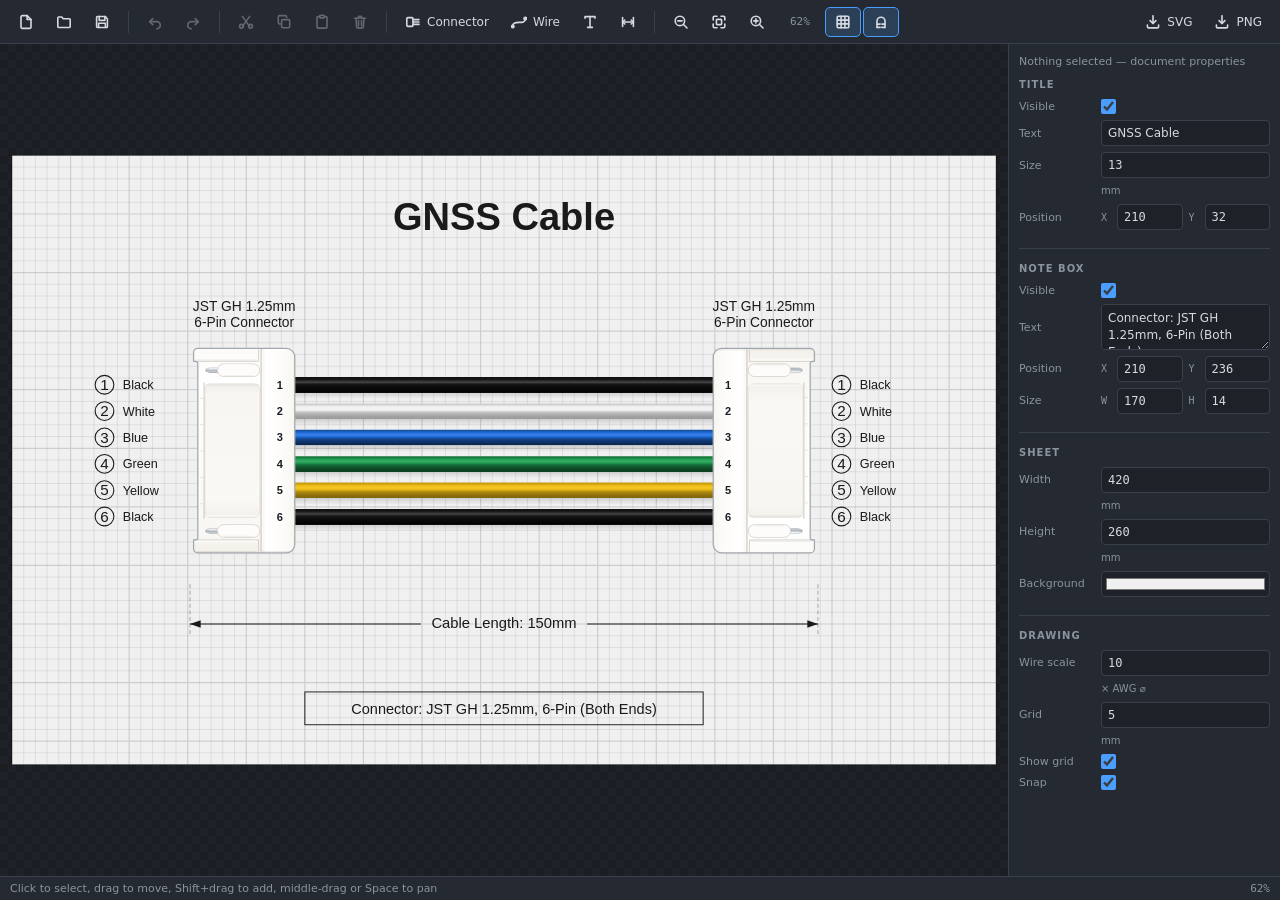
<file: cablemaker/index.html>
<!doctype html>
<html lang="en">
<head>
<meta charset="utf-8">
<meta name="viewport" content="width=device-width, initial-scale=1">
<title>CableMaker</title>
<link rel="icon" href="data:image/svg+xml,%3Csvg xmlns='http://www.w3.org/2000/svg' viewBox='0 0 16 16'%3E%3Crect width='16' height='16' rx='3' fill='%231e2127'/%3E%3Cpath d='M3 5h2v6H3zM11 5h2v6h-2z' fill='%23d6dae0'/%3E%3Cpath d='M5 6.5h6M5 9.5h6' stroke='%234a9eff' stroke-width='1.4' stroke-linecap='round'/%3E%3C/svg%3E">
<link rel="stylesheet" href="css/app.css">
</head>
<body>
<div id="app">
  <header id="toolbar" class="toolbar" role="toolbar" aria-label="Main toolbar"></header>

  <main id="workspace">
    <div id="canvas-host" tabindex="0">
      <svg id="canvas" xmlns="http://www.w3.org/2000/svg"></svg>
    </div>
    <aside id="inspector" aria-label="Properties"></aside>
  </main>

  <footer id="statusbar">
    <span id="status-hint">Ready</span>
    <span id="status-coords"></span>
    <span id="status-zoom"></span>
  </footer>
</div>

<div id="overlay-layer"></div>

<script type="module" src="js/main.js"></script>
</body>
</html>
</file>
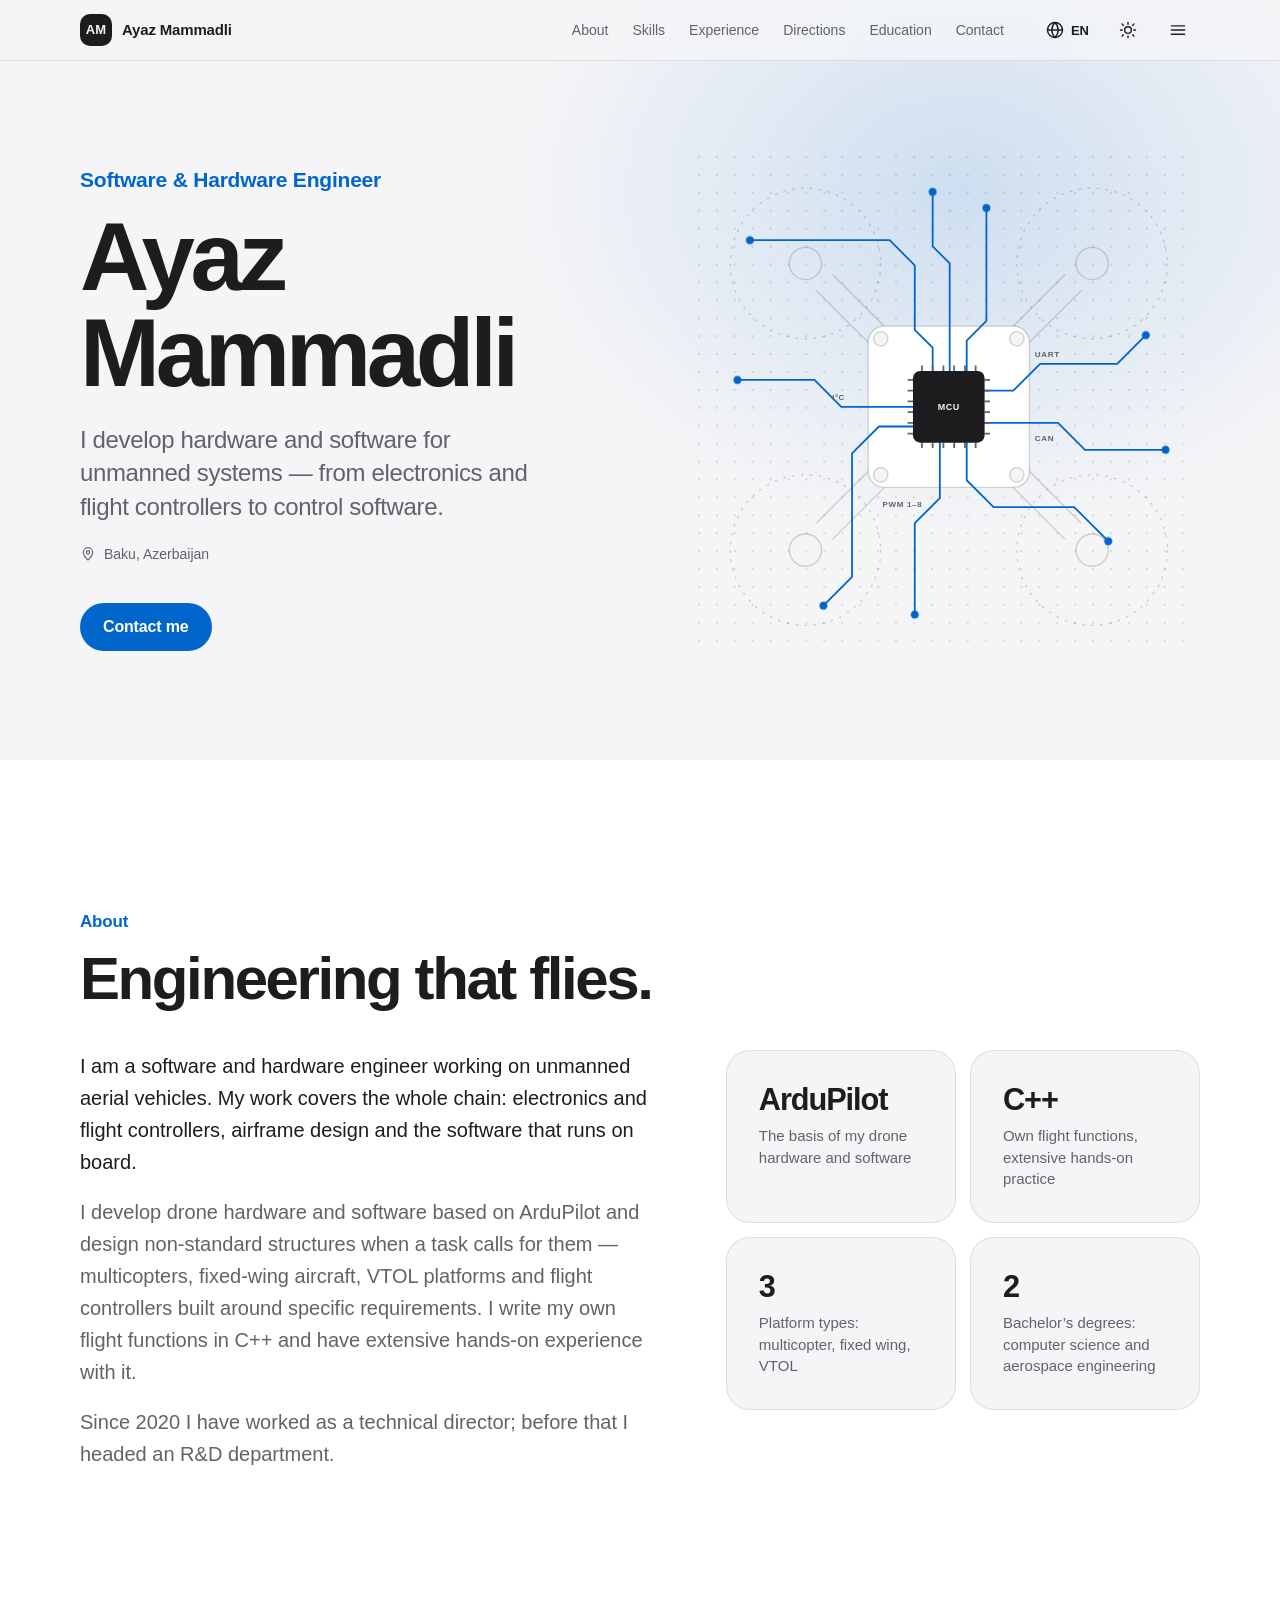
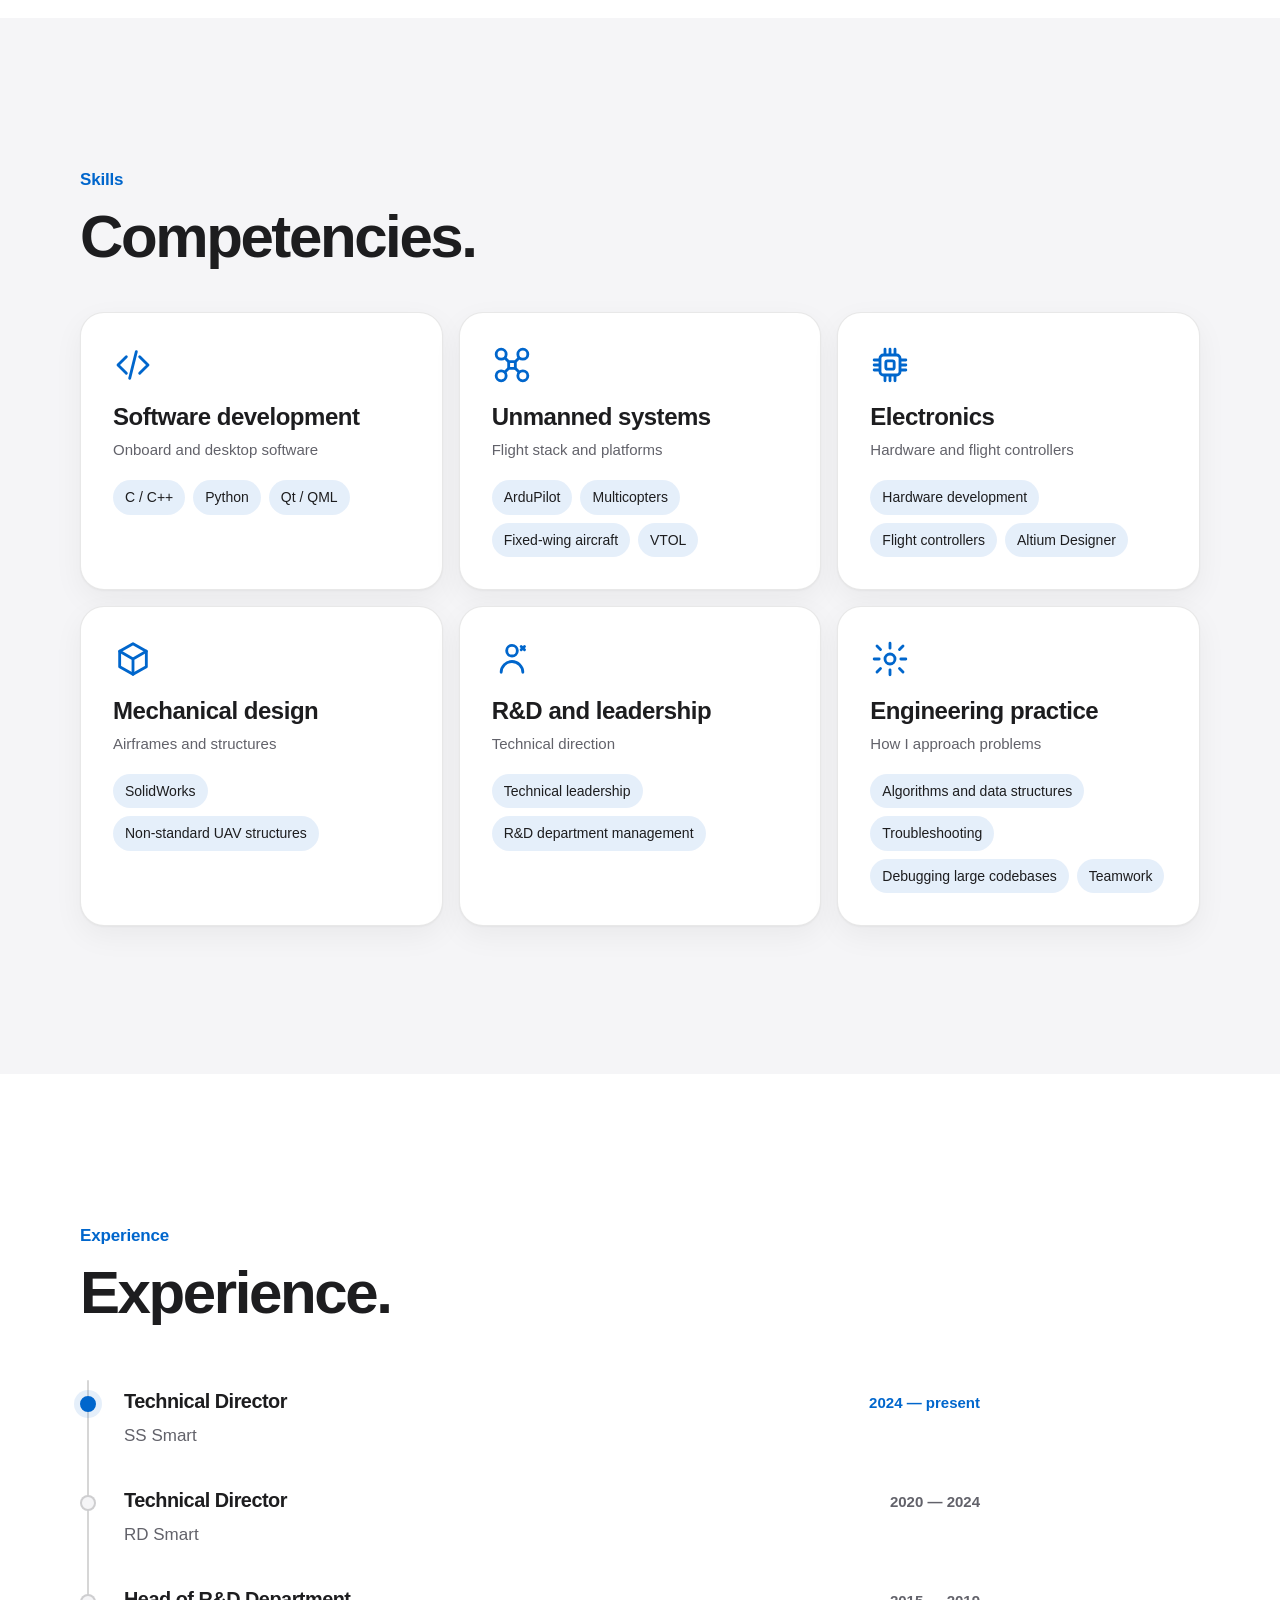
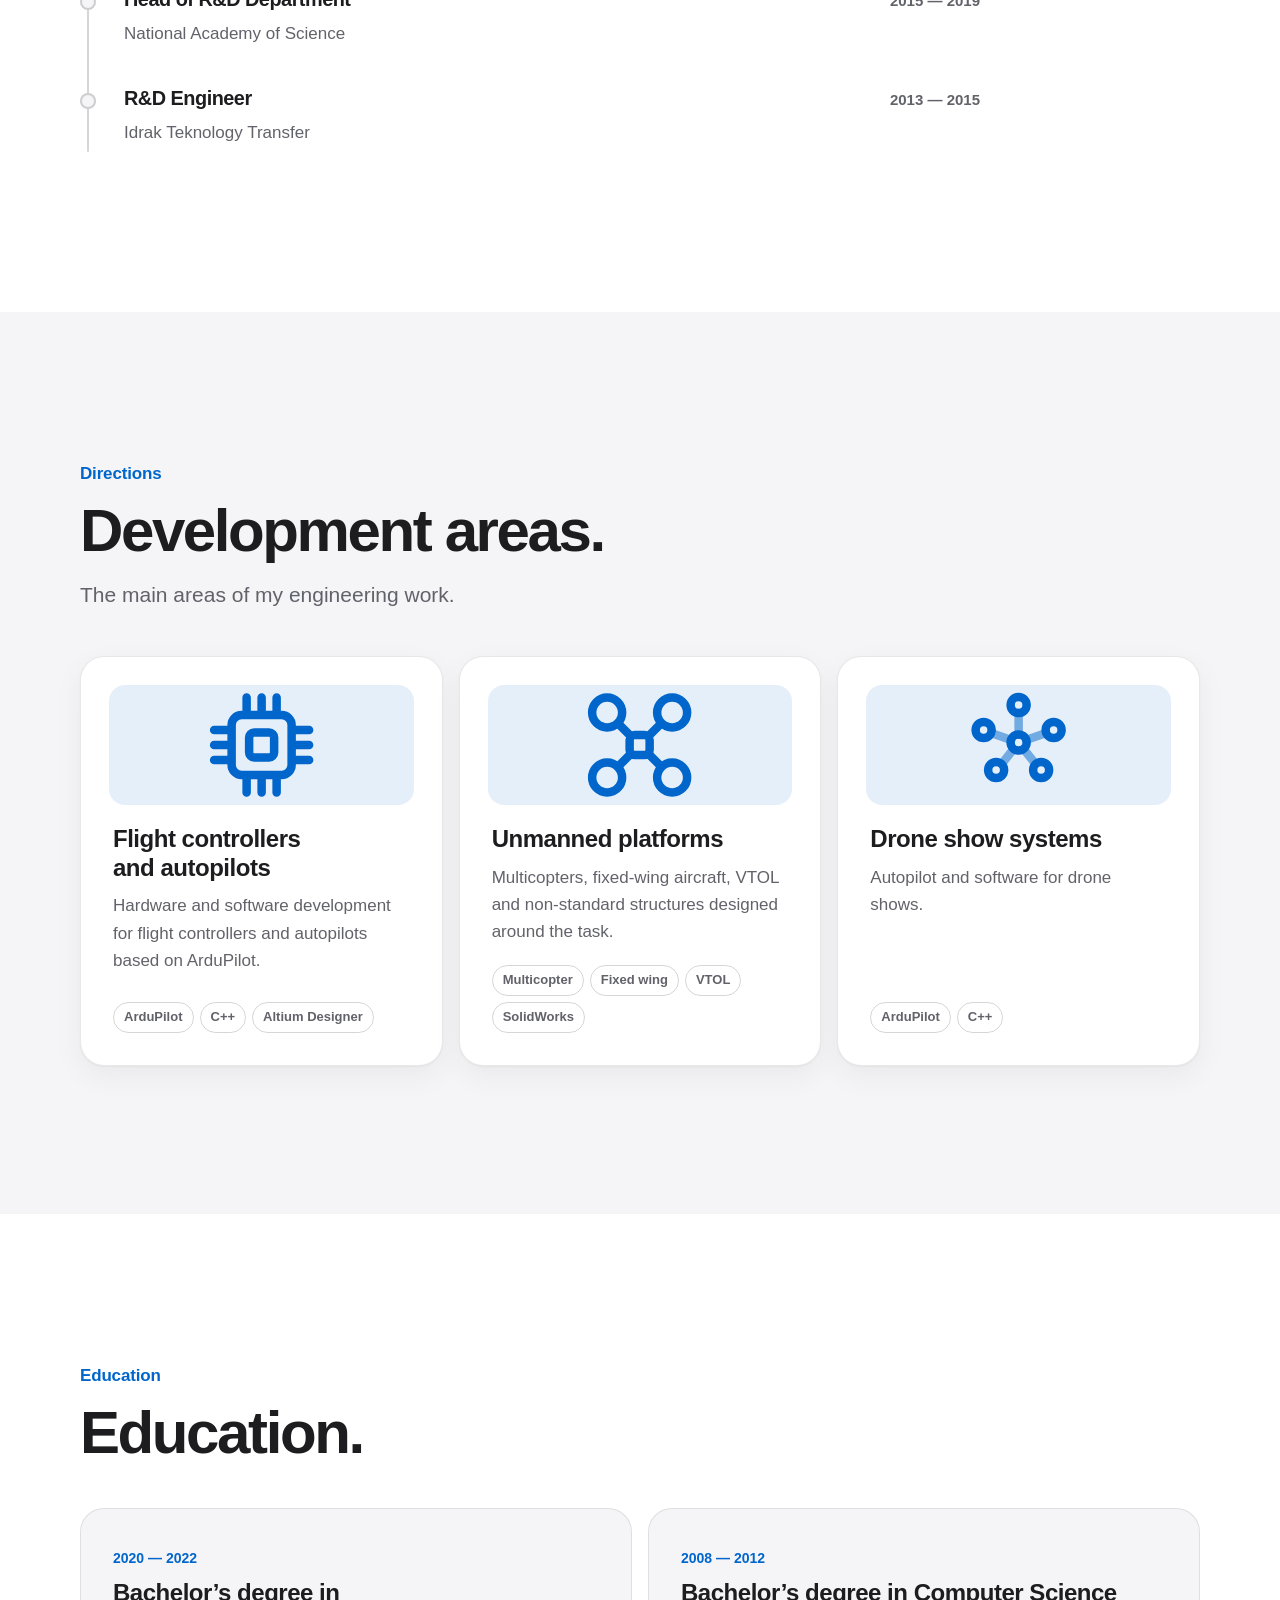
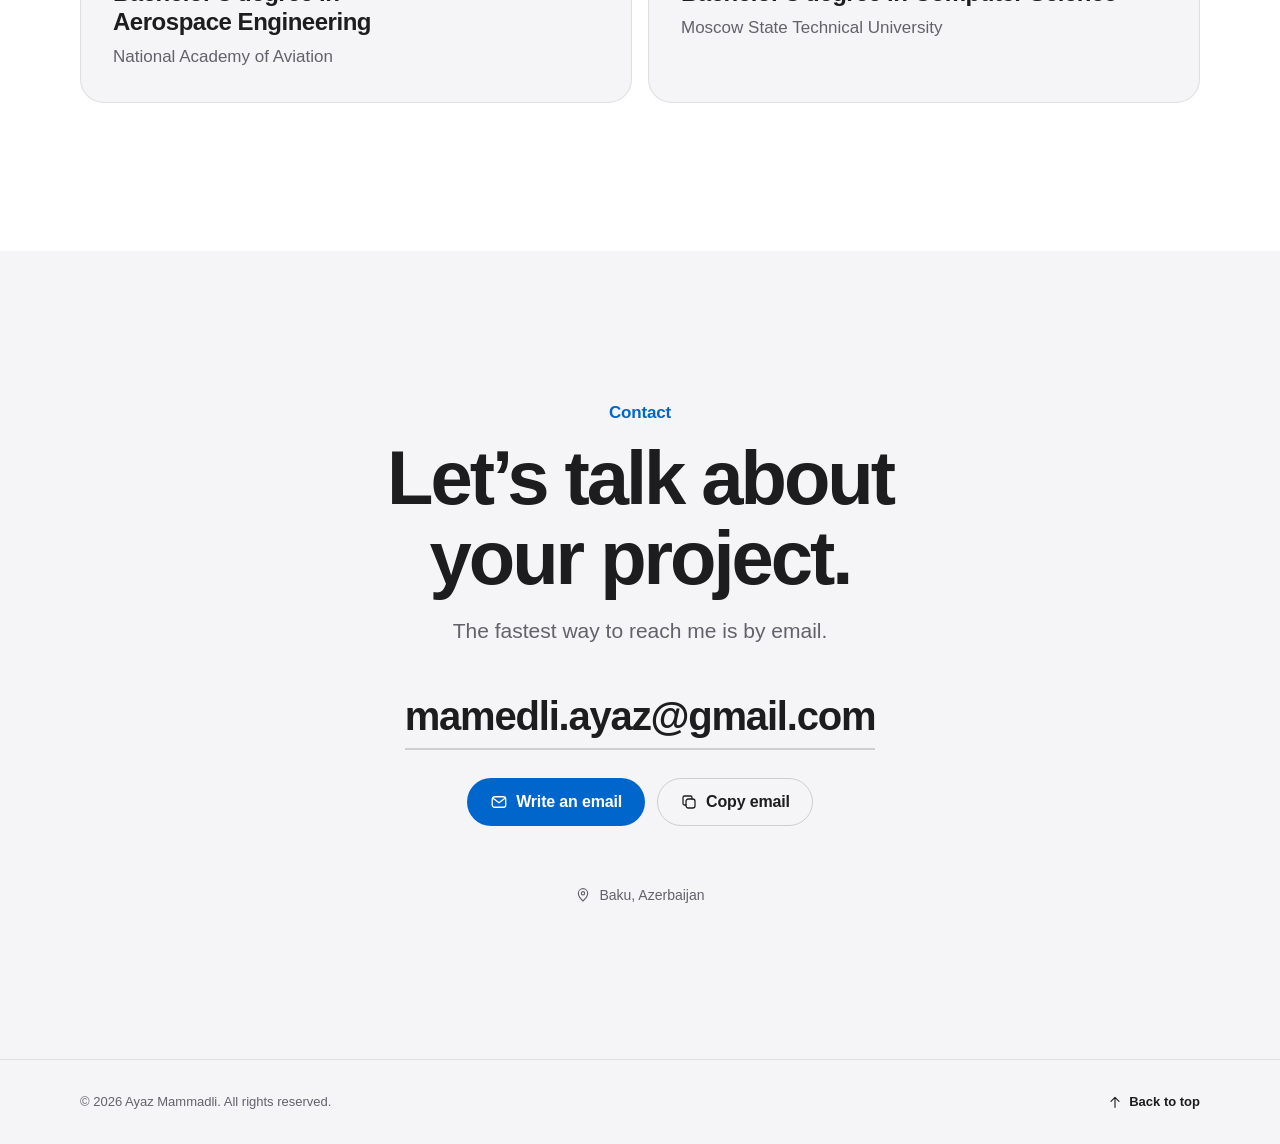
<file: en/index.html>
<!doctype html>
<html lang="en">
<head>
<meta charset="utf-8">
<meta name="viewport" content="width=device-width, initial-scale=1, viewport-fit=cover">
<title>Ayaz Mammadli — Software &amp; Hardware Engineer</title>
<meta name="description" content="Ayaz Mammadli, software and hardware engineer in Baku. Hardware and software for unmanned systems: flight controllers, ArduPilot-based autopilots, multicopters, fixed-wing aircraft and VTOL.">
<link rel="canonical" href="https://mamedli.com/en/">
<link rel="alternate" hreflang="en" href="https://mamedli.com/en/">
<link rel="alternate" hreflang="ru" href="https://mamedli.com/ru/">
<link rel="alternate" hreflang="az" href="https://mamedli.com/az/">
<link rel="alternate" hreflang="tr" href="https://mamedli.com/tr/">
<link rel="alternate" hreflang="x-default" href="https://mamedli.com/">
<meta property="og:type" content="profile">
<meta property="og:site_name" content="Ayaz Mammadli">
<meta property="og:title" content="Ayaz Mammadli — Software &amp; Hardware Engineer">
<meta property="og:description" content="Ayaz Mammadli, software and hardware engineer in Baku. Hardware and software for unmanned systems: flight controllers, ArduPilot-based autopilots, multicopters, fixed-wing aircraft and VTOL.">
<meta property="og:url" content="https://mamedli.com/en/">
<meta property="og:locale" content="en_US">
<meta property="og:locale:alternate" content="ru_RU">
<meta property="og:locale:alternate" content="az_AZ">
<meta property="og:locale:alternate" content="tr_TR">
<meta property="og:image" content="https://mamedli.com/og.png">
<meta property="og:image:width" content="1200">
<meta property="og:image:height" content="630">
<meta name="twitter:card" content="summary_large_image">
<meta name="theme-color" media="(prefers-color-scheme: light)" content="#F5F5F7">
<meta name="theme-color" media="(prefers-color-scheme: dark)" content="#0B0B0F">
<link rel="icon" href="/favicon.svg" type="image/svg+xml">
<link rel="apple-touch-icon" href="/apple-touch-icon.png">
<script type="application/ld+json">{"@context":"https://schema.org","@type":"Person","name":"Ayaz Mammadli","jobTitle":"Software & Hardware Engineer","email":"mailto:mamedli.ayaz@gmail.com","url":"https://mamedli.com/en/","address":{"@type":"PostalAddress","addressLocality":"Baku","addressCountry":"AZ"},"alumniOf":[{"@type":"CollegeOrUniversity","name":"Moscow State Technical University"},{"@type":"CollegeOrUniversity","name":"National Academy of Aviation"}],"knowsAbout":["Unmanned aerial vehicles","ArduPilot","Flight controllers","C++","Python","Qt","Altium Designer","SolidWorks"]}</script>
<script>(function(){var d=document.documentElement;d.classList.add('js');try{var t=localStorage.getItem('theme');if(t==='light'||t==='dark')d.setAttribute('data-theme',t)}catch(e){}})();</script>
<style>/* Layout: premium engineering landing. Glass header, two-column hero (statement + circuit/flight-controller drawing), alternating full-width section grounds, content capped at 1200px. */
:root {
  --bg: #F5F5F7;
  --surface: #FFFFFF;
  --ink: #1D1D1F;
  --ink-2: #62626A;
  --line: rgba(29, 29, 31, .10);
  --line-strong: rgba(29, 29, 31, .18);
  --accent: #0066CC;
  --on-accent: #FFFFFF;
  --accent-soft: rgba(0, 102, 204, .10);
  --glass: rgba(245, 245, 247, .78);
  --shadow: 0 1px 2px rgba(0, 0, 0, .04), 0 10px 30px rgba(0, 0, 0, .05);
  --shadow-hover: 0 2px 4px rgba(0, 0, 0, .05), 0 18px 44px rgba(0, 0, 0, .08);
  --glow: rgba(0, 102, 204, .16);

  --font: -apple-system, BlinkMacSystemFont, "SF Pro Text", "SF Pro Display", "Segoe UI", Roboto, "Helvetica Neue", Arial, "Noto Sans", sans-serif;
  --fs-body: 17px;
  --fs-small: 14px;
  --fs-h1: clamp(44px, 8.4vw, 96px);
  --fs-h2: clamp(34px, 5.4vw, 60px);
  --fs-h3: clamp(20px, 2.2vw, 24px);
  --lh: 1.6;

  --r-card: 24px;
  --r-pill: 999px;
  --wrap: 1200px;
  --gutter: clamp(16px, 4vw, 40px);
  --section: clamp(88px, 12vw, 148px);
  --header-h: 60px;

  --t-fast: 180ms;
  --t-theme: 250ms;
  --t-reveal: 600ms;
  --ease: cubic-bezier(.2, .7, .2, 1);
  color-scheme: light;
}
@media (prefers-color-scheme: dark) {
  :root:not([data-theme="light"]) {
    --bg: #0B0B0F; --surface: #17171D; --ink: #F5F5F7; --ink-2: #A1A1AA;
    --line: rgba(245, 245, 247, .10); --line-strong: rgba(245, 245, 247, .20);
    --accent: #5AA9FF; --on-accent: #06121F; --accent-soft: rgba(90, 169, 255, .14);
    --glass: rgba(11, 11, 15, .72);
    --shadow: 0 1px 2px rgba(0, 0, 0, .4), 0 12px 32px rgba(0, 0, 0, .35);
    --shadow-hover: 0 2px 4px rgba(0, 0, 0, .5), 0 20px 48px rgba(0, 0, 0, .5);
    --glow: rgba(90, 169, 255, .20);
    color-scheme: dark;
  }
}
:root[data-theme="dark"] {
  --bg: #0B0B0F; --surface: #17171D; --ink: #F5F5F7; --ink-2: #A1A1AA;
  --line: rgba(245, 245, 247, .10); --line-strong: rgba(245, 245, 247, .20);
  --accent: #5AA9FF; --on-accent: #06121F; --accent-soft: rgba(90, 169, 255, .14);
  --glass: rgba(11, 11, 15, .72);
  --shadow: 0 1px 2px rgba(0, 0, 0, .4), 0 12px 32px rgba(0, 0, 0, .35);
  --shadow-hover: 0 2px 4px rgba(0, 0, 0, .5), 0 20px 48px rgba(0, 0, 0, .5);
  --glow: rgba(90, 169, 255, .20);
  color-scheme: dark;
}

*, *::before, *::after { box-sizing: border-box; }
html { background: var(--bg); -webkit-text-size-adjust: 100%; scroll-behavior: smooth; scroll-padding-top: calc(var(--header-h) + 12px); }
body {
  margin: 0; background: var(--bg); color: var(--ink);
  font-family: var(--font); font-size: var(--fs-body); line-height: var(--lh);
  -webkit-font-smoothing: antialiased; text-rendering: optimizeLegibility;
}
.theme-ready body, .theme-ready .card, .theme-ready .site-header, .theme-ready .band, .theme-ready .btn, .theme-ready .icon-btn, .theme-ready .popover {
  transition: background-color var(--t-theme) ease, color var(--t-theme) ease, border-color var(--t-theme) ease, box-shadow var(--t-theme) ease;
}
img, svg { max-width: 100%; }
h1, h2, h3, p { margin: 0; }
h1, h2, h3 { text-wrap: balance; letter-spacing: -.025em; }
a { color: var(--accent); }
:focus-visible { outline: 2px solid var(--accent); outline-offset: 3px; border-radius: 8px; }
.visually-hidden { position: absolute !important; width: 1px; height: 1px; overflow: hidden; clip: rect(0 0 0 0); white-space: nowrap; }
.wrap { max-width: var(--wrap); margin-inline: auto; padding-inline: var(--gutter); }

.skip {
  position: absolute; left: 12px; top: -60px; z-index: 100;
  background: var(--accent); color: var(--on-accent); padding: 10px 16px; border-radius: 12px; text-decoration: none; font-weight: 600;
}
.skip:focus { top: 12px; }

/* ---------- header ---------- */
.site-header {
  position: fixed; inset: 0 0 auto 0; z-index: 50;
  padding-top: env(safe-area-inset-top, 0px);
  background: var(--glass);
  -webkit-backdrop-filter: saturate(180%) blur(18px); backdrop-filter: saturate(180%) blur(18px);
  border-bottom: 1px solid var(--line);
}
.header-row { display: flex; align-items: center; gap: 12px; height: var(--header-h); }
.brand { display: inline-flex; align-items: center; gap: 10px; color: var(--ink); text-decoration: none; font-weight: 600; letter-spacing: -.01em; min-height: 44px; }
.mono {
  display: grid; place-items: center; width: 32px; height: 32px; border-radius: 10px;
  background: var(--ink); color: var(--bg); font-size: 13px; font-weight: 700; letter-spacing: .02em;
}
.brand-name { font-size: 15px; white-space: nowrap; }
@media (max-width: 400px) { .brand-name { display: none; } }
.nav-desktop { display: none; margin-left: auto; }
.nav-desktop ul { display: flex; gap: 4px; list-style: none; margin: 0; padding: 0; }
.nav-desktop a {
  display: inline-flex; align-items: center; min-height: 44px; padding-inline: 10px;
  color: var(--ink-2); text-decoration: none; font-size: 14px; border-radius: 10px;
  transition: color var(--t-fast) ease;
}
.nav-desktop a:hover, .nav-desktop a[aria-current="true"] { color: var(--ink); }
.controls { display: flex; align-items: center; gap: 6px; margin-left: auto; }
@media (min-width: 1100px) { .nav-desktop { display: block; } .controls { margin-left: 8px; } .menu-btn { display: none; } }

.icon-btn {
  display: inline-flex; align-items: center; justify-content: center; gap: 6px;
  min-width: 44px; height: 44px; padding-inline: 10px; border-radius: 12px;
  border: 1px solid transparent; background: transparent; color: var(--ink);
  font: 600 13px var(--font); cursor: pointer;
  transition: background-color var(--t-fast) ease, border-color var(--t-fast) ease;
}
.icon-btn:hover { background: var(--accent-soft); }
.icon-btn svg { width: 20px; height: 20px; flex: none; }
.theme-btn .i-moon { display: none; }
:root[data-theme="dark"] .theme-btn .i-sun { display: none; }
:root[data-theme="dark"] .theme-btn .i-moon { display: block; }
@media (prefers-color-scheme: dark) {
  :root:not([data-theme="light"]) .theme-btn .i-sun { display: none; }
  :root:not([data-theme="light"]) .theme-btn .i-moon { display: block; }
}

/* language popover + mobile menu */
.lang { position: relative; }
.popover {
  position: absolute; right: 0; top: calc(100% + 8px); min-width: 200px; z-index: 60;
  background: var(--surface); border: 1px solid var(--line); border-radius: 16px; box-shadow: var(--shadow-hover);
  padding: 6px; list-style: none; margin: 0;
  transform-origin: top right; animation: pop 160ms var(--ease);
}
.popover a {
  display: flex; justify-content: space-between; align-items: center; gap: 16px;
  min-height: 44px; padding-inline: 12px; border-radius: 10px; color: var(--ink); text-decoration: none; font-size: 15px;
}
.popover a:hover { background: var(--accent-soft); }
.popover a[aria-current="true"] { color: var(--accent); font-weight: 600; }
.popover .code { font-size: 12px; color: var(--ink-2); font-weight: 600; letter-spacing: .04em; }
@keyframes pop { from { opacity: 0; transform: translateY(-4px) scale(.98); } }

.mobile-nav {
  position: fixed; left: 0; right: 0; top: calc(var(--header-h) + env(safe-area-inset-top, 0px)); z-index: 45;
  background: var(--surface); border-bottom: 1px solid var(--line); box-shadow: var(--shadow-hover);
  padding-block: 8px 16px; animation: drop 200ms var(--ease);
}
.mobile-nav ul { list-style: none; margin: 0; padding: 0; }
.mobile-nav a {
  display: flex; align-items: center; min-height: 52px; color: var(--ink); text-decoration: none;
  font-size: 20px; font-weight: 600; letter-spacing: -.02em; border-bottom: 1px solid var(--line);
}
.mobile-nav li:last-child a { border-bottom: 0; }
@keyframes drop { from { opacity: 0; transform: translateY(-8px); } }

/* ---------- buttons ---------- */
.btn {
  display: inline-flex; align-items: center; justify-content: center; gap: 8px;
  min-height: 48px; padding: 12px 22px; border-radius: var(--r-pill);
  font: 600 16px var(--font); letter-spacing: -.01em; text-decoration: none; cursor: pointer;
  border: 1px solid transparent;
  transition: transform var(--t-fast) ease, background-color var(--t-fast) ease, border-color var(--t-fast) ease, color var(--t-fast) ease;
}
.btn-primary { background: var(--accent); color: var(--on-accent); }
.btn-primary:hover { transform: translateY(-1px); filter: brightness(1.06); }
.btn-ghost { background: transparent; color: var(--ink); border-color: var(--line-strong); }
.btn-ghost:hover { border-color: var(--ink); transform: translateY(-1px); }
.btn small { font-weight: 500; color: inherit; opacity: .7; font-size: 13px; }
.btn svg { width: 18px; height: 18px; }

/* ---------- hero ---------- */
.hero { position: relative; overflow: hidden; padding-top: calc(var(--header-h) + clamp(40px, 8vw, 96px)); padding-bottom: clamp(56px, 8vw, 110px); }
.hero::before {
  content: ""; position: absolute; inset: -20% -10% auto 40%; height: 90%;
  background: radial-gradient(closest-side, var(--glow), transparent); pointer-events: none;
}
.hero-grid { position: relative; display: grid; grid-template-columns: minmax(0, 1.05fr) minmax(0, .95fr); gap: clamp(24px, 5vw, 72px); align-items: center; }
@media (max-width: 900px) { .hero-grid { grid-template-columns: 1fr; } }
.hero-text { min-width: 0; }
.hero .role { font-size: clamp(17px, 2vw, 21px); font-weight: 600; color: var(--accent); letter-spacing: -.01em; }
.hero h1 { font-size: var(--fs-h1); font-weight: 700; line-height: 1; letter-spacing: -.045em; margin-top: 12px; }
.hero .lead { margin-top: 22px; max-width: 34ch; font-size: clamp(19px, 2.2vw, 24px); line-height: 1.4; color: var(--ink-2); letter-spacing: -.015em; }
.hero .loc { display: inline-flex; align-items: center; gap: 8px; margin-top: 20px; font-size: var(--fs-small); color: var(--ink-2); }
.hero .loc svg { width: 16px; height: 16px; }
.hero-actions { display: flex; flex-wrap: wrap; gap: 12px; margin-top: 32px; }
.hero-visual { min-width: 0; position: relative; aspect-ratio: 1 / 1; max-width: 560px; width: 100%; justify-self: center; will-change: transform; }
@media (max-width: 900px) { .hero-visual { max-width: 420px; } }
.hero-visual svg { width: 100%; height: 100%; display: block; }
.hv-grid { stroke: var(--line); }
.hv-uav { stroke: var(--line-strong); fill: none; }
.hv-board { fill: var(--surface); stroke: var(--line-strong); }
.hv-trace { stroke: var(--accent); fill: none; stroke-linecap: round; stroke-linejoin: round; }
.hv-pad { fill: var(--accent); }
.hv-hole { fill: var(--bg); stroke: var(--line-strong); }
.hv-chip { fill: var(--ink); }
.hv-pin { stroke: var(--ink-2); }
.hv-label { fill: var(--ink-2); font: 600 9px var(--font); letter-spacing: .08em; }
.hv-chip-label { fill: var(--bg); font: 700 10px var(--font); letter-spacing: .06em; }

/* intro sequence (≤ 900 ms total) */
.js .intro { opacity: 0; transform: translateY(16px); animation: intro 620ms var(--ease) forwards; }
.js .intro.d1 { animation-delay: 60ms; } .js .intro.d2 { animation-delay: 140ms; }
.js .intro.d3 { animation-delay: 220ms; } .js .intro.d4 { animation-delay: 280ms; }
@keyframes intro { to { opacity: 1; transform: none; } }
.js .hv-trace { stroke-dasharray: var(--len, 400); stroke-dashoffset: var(--len, 400); animation: draw 700ms var(--ease) 180ms forwards; }
.js .hv-pad { opacity: 0; animation: fade 300ms ease 600ms forwards; }
@keyframes draw { to { stroke-dashoffset: 0; } }
@keyframes fade { to { opacity: 1; } }

/* ---------- sections ---------- */
.section { padding-block: var(--section); scroll-margin-top: calc(var(--header-h) + 12px); }
.band { background: var(--surface); }
.kicker { font-size: 17px; font-weight: 600; color: var(--accent); letter-spacing: -.01em; margin-bottom: 12px; }
.section h2 { font-size: var(--fs-h2); font-weight: 700; line-height: 1.05; letter-spacing: -.04em; }
.section .lead-2 { margin-top: 16px; font-size: clamp(18px, 2vw, 21px); color: var(--ink-2); max-width: 60ch; }

.card {
  background: var(--surface); border: 1px solid var(--line); border-radius: var(--r-card); box-shadow: var(--shadow);
  padding: clamp(22px, 3vw, 32px); min-width: 0;
  transition: transform var(--t-fast) ease, box-shadow var(--t-fast) ease, border-color var(--t-fast) ease;
}
.band .card { background: var(--bg); box-shadow: none; }
.card:hover { transform: translateY(-3px); box-shadow: var(--shadow-hover); }
.band .card:hover { box-shadow: none; border-color: var(--line-strong); }
.card h3 { font-size: var(--fs-h3); font-weight: 700; line-height: 1.2; letter-spacing: -.02em; }
.card .ico { width: 40px; height: 40px; color: var(--accent); margin-bottom: 18px; display: block; }

/* about */
.about-grid { display: grid; grid-template-columns: minmax(0, 1.2fr) minmax(0, 1fr); gap: clamp(32px, 6vw, 80px); margin-top: 40px; align-items: start; }
@media (max-width: 900px) { .about-grid { grid-template-columns: 1fr; } }
.about-text { display: grid; gap: 18px; font-size: clamp(18px, 1.8vw, 20px); line-height: 1.6; max-width: 62ch; }
.about-text p:first-child { color: var(--ink); font-weight: 500; }
.about-text p + p { color: var(--ink-2); }
.facts { display: grid; grid-template-columns: repeat(2, minmax(0, 1fr)); gap: 14px; }
@media (max-width: 420px) { .facts { grid-template-columns: 1fr; } }
.fact .v { display: block; font-size: clamp(24px, 2.4vw, 32px); font-weight: 700; letter-spacing: -.035em; line-height: 1.1; white-space: nowrap; }
.fact .l { display: block; margin-top: 8px; font-size: 15px; line-height: 1.45; color: var(--ink-2); }

/* skills */
.skills-grid { display: grid; grid-template-columns: repeat(3, minmax(0, 1fr)); gap: 16px; margin-top: 44px; }
@media (max-width: 1000px) { .skills-grid { grid-template-columns: repeat(2, minmax(0, 1fr)); } }
@media (max-width: 640px) { .skills-grid { grid-template-columns: 1fr; } }
.skill .note { margin-top: 6px; color: var(--ink-2); font-size: 15px; }
.chips { display: flex; flex-wrap: wrap; gap: 8px; list-style: none; margin: 18px 0 0; padding: 0; }
.chips li { font-size: 14px; padding: 6px 12px; border-radius: var(--r-pill); background: var(--accent-soft); color: var(--ink); }

/* experience */
.timeline { list-style: none; margin: 44px 0 0; padding: 0; position: relative; max-width: 900px; }
.timeline::before { content: ""; position: absolute; left: 7px; top: 12px; bottom: 12px; width: 2px; background: var(--line-strong); border-radius: 2px; }
.tl-item { position: relative; padding-left: 44px; padding-block: 18px; }
.tl-item::before {
  content: ""; position: absolute; left: 0; top: 28px; width: 16px; height: 16px; border-radius: 50%;
  background: var(--bg); border: 2px solid var(--line-strong);
}
.tl-item.current::before { border-color: var(--accent); background: var(--accent); box-shadow: 0 0 0 6px var(--accent-soft); }
.tl-card { display: grid; grid-template-columns: minmax(0, 1fr) auto; gap: 6px 20px; align-items: baseline; }
@media (max-width: 560px) { .tl-card { grid-template-columns: 1fr; } }
.tl-period { font-size: 15px; font-weight: 600; color: var(--ink-2); font-variant-numeric: tabular-nums; white-space: nowrap; }
.tl-item.current .tl-period { color: var(--accent); }
.tl-org { margin-top: 4px; color: var(--ink-2); font-size: 17px; }

/* directions */
.dir-grid { display: grid; grid-template-columns: repeat(3, minmax(0, 1fr)); gap: 16px; margin-top: 44px; }
@media (max-width: 1000px) { .dir-grid { grid-template-columns: 1fr; } }
.dir { display: flex; flex-direction: column; }
.dir .art { height: 120px; margin: -4px -4px 20px; border-radius: 16px; background: var(--accent-soft); display: grid; place-items: center; overflow: hidden; }
.dir .art svg { width: 70%; height: 100%; color: var(--accent); }
.dir p { margin-top: 10px; color: var(--ink-2); }
.tags { display: flex; flex-wrap: wrap; gap: 6px; list-style: none; margin: auto 0 0; padding: 20px 0 0; }
.tags li { font-size: 13px; font-weight: 600; padding: 4px 10px; border-radius: var(--r-pill); border: 1px solid var(--line-strong); color: var(--ink-2); }

/* education */
.edu-list { display: grid; grid-template-columns: repeat(2, minmax(0, 1fr)); gap: 16px; margin-top: 44px; }
@media (max-width: 760px) { .edu-list { grid-template-columns: 1fr; } }
.edu .yr { font-size: 14px; font-weight: 600; color: var(--accent); font-variant-numeric: tabular-nums; }
.edu h3 { margin-top: 10px; }
.edu p { margin-top: 6px; color: var(--ink-2); }

/* contact */
.contact { text-align: center; }
.contact h2 { font-size: clamp(38px, 6.6vw, 76px); max-width: 16ch; margin-inline: auto; }
.contact .lead-2 { margin-inline: auto; }
.mail {
  display: inline-block; margin-top: 36px; max-width: 100%;
  font-size: clamp(22px, 4.2vw, 40px); font-weight: 600; letter-spacing: -.03em; color: var(--ink);
  text-decoration: none; overflow-wrap: anywhere; border-bottom: 2px solid var(--line-strong);
  transition: border-color var(--t-fast) ease, color var(--t-fast) ease;
}
.mail:hover { color: var(--accent); border-color: var(--accent); }
.contact-actions { display: flex; flex-wrap: wrap; justify-content: center; gap: 12px; margin-top: 28px; }
.contact-meta { margin-top: 24px; color: var(--ink-2); font-size: var(--fs-small); display: inline-flex; gap: 8px; align-items: center; }
.contact-meta svg { width: 16px; height: 16px; }
.status { min-height: 1.6em; margin-top: 12px; font-size: var(--fs-small); color: var(--ink-2); }

/* footer */
.site-footer { border-top: 1px solid var(--line); padding-bottom: env(safe-area-inset-bottom, 0px); }
.footer-row { display: flex; flex-wrap: wrap; align-items: center; justify-content: space-between; gap: 8px 24px; padding-block: 20px; font-size: 13px; color: var(--ink-2); }
.to-top { display: inline-flex; align-items: center; gap: 6px; min-height: 44px; color: var(--ink); text-decoration: none; font-weight: 600; }
.to-top svg { width: 16px; height: 16px; }

/* reveal once on entry; visible without JS */
.js .reveal { opacity: 0; transform: translateY(20px); transition: opacity var(--t-reveal) var(--ease), transform var(--t-reveal) var(--ease); }
.js .reveal.in { opacity: 1; transform: none; }

@media (prefers-reduced-motion: reduce) {
  html { scroll-behavior: auto; }
  *, *::before, *::after { animation-duration: 1ms !important; animation-delay: 0ms !important; transition-duration: 1ms !important; }
  .js .reveal, .js .intro { opacity: 1; transform: none; }
  .js .hv-trace { stroke-dashoffset: 0; }
  .hero-visual { transform: none !important; }
}

.js .hv-trace{stroke-dasharray:1;stroke-dashoffset:1}</style>
</head>
<body>
<a class="skip" href="#main">Skip to content</a>
<header class="site-header">
  <div class="wrap header-row">
    <a class="brand" href="#top" aria-label="Ayaz Mammadli — to the top of the page"><span class="mono" aria-hidden="true">AM</span><span class="brand-name">Ayaz Mammadli</span></a>
    <nav class="nav-desktop" aria-label="Menu"><ul><li><a href="#about">About</a></li><li><a href="#skills">Skills</a></li><li><a href="#experience">Experience</a></li><li><a href="#directions">Directions</a></li><li><a href="#education">Education</a></li><li><a href="#contact">Contact</a></li></ul></nav>
    <div class="controls">
      <div class="lang">
        <button id="lang-btn" class="icon-btn" type="button" aria-expanded="false" aria-controls="lang-menu" aria-label="Language: English"><svg class="" viewBox="0 0 24 24" fill="none" stroke="currentColor" stroke-width="1.7" stroke-linecap="round" stroke-linejoin="round" aria-hidden="true" focusable="false"><circle cx="12" cy="12" r="9"/><path d="M3 12h18M12 3c2.5 2.6 3.8 5.6 3.8 9s-1.3 6.4-3.8 9c-2.5-2.6-3.8-5.6-3.8-9S9.5 5.6 12 3z"/></svg><span aria-hidden="true">EN</span></button>
        <ul id="lang-menu" class="popover" hidden>
          <li><a href="/en/" data-lang="en" hreflang="en" lang="en" aria-current="true"><span>English</span><span class="code" aria-hidden="true">EN</span></a></li><li><a href="/ru/" data-lang="ru" hreflang="ru" lang="ru"><span>Русский</span><span class="code" aria-hidden="true">RU</span></a></li><li><a href="/az/" data-lang="az" hreflang="az" lang="az"><span>Azərbaycanca</span><span class="code" aria-hidden="true">AZ</span></a></li><li><a href="/tr/" data-lang="tr" hreflang="tr" lang="tr"><span>Türkçe</span><span class="code" aria-hidden="true">TR</span></a></li>
        </ul>
      </div>
      <button id="theme-toggle" class="icon-btn theme-btn" type="button" aria-pressed="false" aria-label="Switch to dark theme (current: light)"><svg class="i-sun" viewBox="0 0 24 24" fill="none" stroke="currentColor" stroke-width="1.7" stroke-linecap="round" stroke-linejoin="round" aria-hidden="true" focusable="false"><path d="M12 3v2M12 19v2M4.9 4.9l1.4 1.4M17.7 17.7l1.4 1.4M3 12h2M19 12h2M4.9 19.1l1.4-1.4M17.7 6.3l1.4-1.4"/><circle cx="12" cy="12" r="4"/></svg><svg class="i-moon" viewBox="0 0 24 24" fill="none" stroke="currentColor" stroke-width="1.7" stroke-linecap="round" stroke-linejoin="round" aria-hidden="true" focusable="false"><path d="M20 14.5A8 8 0 0 1 9.5 4a8 8 0 1 0 10.5 10.5z"/></svg></button>
      <button id="menu-btn" class="icon-btn menu-btn" type="button" aria-expanded="false" aria-controls="mobile-nav" aria-label="Open menu"><svg class="" viewBox="0 0 24 24" fill="none" stroke="currentColor" stroke-width="1.7" stroke-linecap="round" stroke-linejoin="round" aria-hidden="true" focusable="false"><path d="M4 7h16M4 12h16M4 17h16"/></svg></button>
    </div>
  </div>
</header>
<nav id="mobile-nav" class="mobile-nav" aria-label="Menu" hidden><div class="wrap"><ul><li><a href="#about">About</a></li><li><a href="#skills">Skills</a></li><li><a href="#experience">Experience</a></li><li><a href="#directions">Directions</a></li><li><a href="#education">Education</a></li><li><a href="#contact">Contact</a></li></ul></div></nav>

<main id="main" tabindex="-1">
  <section class="hero" id="top" aria-labelledby="hero-title">
    <div class="wrap hero-grid">
      <div class="hero-text">
        <p class="role intro">Software &amp; Hardware Engineer</p>
        <h1 id="hero-title" class="intro d1">Ayaz Mammadli</h1>
        <p class="lead intro d2">I develop hardware and software for unmanned systems — from electronics and flight controllers to control software.</p>
        <p class="loc intro d2"><svg class="" viewBox="0 0 24 24" fill="none" stroke="currentColor" stroke-width="1.7" stroke-linecap="round" stroke-linejoin="round" aria-hidden="true" focusable="false"><path d="M12 21s-7-6.2-7-11.5A7 7 0 0 1 19 9.5C19 14.8 12 21 12 21z"/><circle cx="12" cy="9.5" r="2.5"/></svg>Baku, Azerbaijan</p>
        <div class="hero-actions">
          <a class="btn btn-primary intro d3" href="#contact">Contact me</a>
          
        </div>
      </div>
      <div class="hero-visual"><svg viewBox="0 0 560 560" aria-hidden="true" focusable="false">
  <defs><pattern id="dots" width="20" height="20" patternUnits="userSpaceOnUse"><circle cx="1" cy="1" r="1" class="hv-grid" fill="currentColor" style="color:var(--line-strong)"/></pattern></defs>
  <rect width="560" height="560" fill="url(#dots)" opacity=".7"/>
  <g class="hv-uav" stroke-width="1.5">
    <path d="M150 132 L268 250 M132 150 L250 268 M410 132 L292 250 M428 150 L310 268 M150 428 L268 310 M132 410 L250 292 M410 428 L292 310 M428 410 L310 292"/>
    <circle cx="120" cy="120" r="84" stroke-dasharray="3 7"/><circle cx="440" cy="120" r="84" stroke-dasharray="3 7"/>
    <circle cx="120" cy="440" r="84" stroke-dasharray="3 7"/><circle cx="440" cy="440" r="84" stroke-dasharray="3 7"/>
    <circle cx="120" cy="120" r="18"/><circle cx="440" cy="120" r="18"/><circle cx="120" cy="440" r="18"/><circle cx="440" cy="440" r="18"/>
  </g>
  <rect class="hv-board" x="190" y="190" width="180" height="180" rx="18" stroke-width="1.5"/>
  <circle class="hv-hole" cx="204" cy="204" r="8" stroke-width="1.5"/><circle class="hv-hole" cx="356" cy="204" r="8" stroke-width="1.5"/><circle class="hv-hole" cx="204" cy="356" r="8" stroke-width="1.5"/><circle class="hv-hole" cx="356" cy="356" r="8" stroke-width="1.5"/>
  <g stroke-width="2"><path class="hv-trace" pathLength="1" d="M262 240 V214 L242 194 V122 L214 94 H58"/><path class="hv-trace" pathLength="1" d="M300 240 V206 L322 184 V58"/><path class="hv-trace" pathLength="1" d="M281 240 V120 L262 101 V40"/><path class="hv-trace" pathLength="1" d="M320 262 H352 L382 232 H468 L500 200"/><path class="hv-trace" pathLength="1" d="M320 298 H402 L432 328 H522"/><path class="hv-trace" pathLength="1" d="M270 320 V382 L242 410 V512"/><path class="hv-trace" pathLength="1" d="M300 320 V362 L330 392 H420 L458 430"/><path class="hv-trace" pathLength="1" d="M240 280 H160 L130 250 H44"/><path class="hv-trace" pathLength="1" d="M240 302 H202 L172 332 V470 L140 502"/></g>
  <circle class="hv-pad" cx="58" cy="94" r="4.5"/><circle class="hv-pad" cx="322" cy="58" r="4.5"/><circle class="hv-pad" cx="262" cy="40" r="4.5"/><circle class="hv-pad" cx="500" cy="200" r="4.5"/><circle class="hv-pad" cx="522" cy="328" r="4.5"/><circle class="hv-pad" cx="242" cy="512" r="4.5"/><circle class="hv-pad" cx="458" cy="430" r="4.5"/><circle class="hv-pad" cx="44" cy="250" r="4.5"/><circle class="hv-pad" cx="140" cy="502" r="4.5"/>
  <path class="hv-pin" stroke-width="2" d="M250 240 v-6 M250 320 v6 M240 250 h-6 M320 250 h6 M262 240 v-6 M262 320 v6 M240 262 h-6 M320 262 h6 M274 240 v-6 M274 320 v6 M240 274 h-6 M320 274 h6 M286 240 v-6 M286 320 v6 M240 286 h-6 M320 286 h6 M298 240 v-6 M298 320 v6 M240 298 h-6 M320 298 h6 M310 240 v-6 M310 320 v6 M240 310 h-6 M320 310 h6"/>
  <rect class="hv-chip" x="240" y="240" width="80" height="80" rx="8"/>
  <text class="hv-chip-label" x="280" y="284" text-anchor="middle">MCU</text>
  <text class="hv-label" x="376" y="224">UART</text>
  <text class="hv-label" x="376" y="318">CAN</text>
  <text class="hv-label" x="150" y="272">I²C</text>
  <text class="hv-label" x="206" y="392">PWM 1–8</text>
</svg></div>
    </div>
  </section>

  <section class="section band" id="about" aria-labelledby="about-title">
    <div class="wrap">
      <p class="kicker">About</p>
      <h2 id="about-title" class="reveal">Engineering that flies.</h2>
      <div class="about-grid">
        <div class="about-text reveal"><p>I am a software and hardware engineer working on unmanned aerial vehicles. My work covers the whole chain: electronics and flight controllers, airframe design and the software that runs on board.</p><p>I develop drone hardware and software based on ArduPilot and design non-standard structures when a task calls for them — multicopters, fixed-wing aircraft, VTOL platforms and flight controllers built around specific requirements. I write my own flight functions in C++ and have extensive hands-on experience with it.</p><p>Since 2020 I have worked as a technical director; before that I headed an R&amp;D department.</p></div>
        <ul class="facts" role="list" style="list-style:none;margin:0;padding:0">
          <li class="card fact reveal"><span class="v">ArduPilot</span><span class="l">The basis of my drone hardware and software</span></li><li class="card fact reveal"><span class="v">C++</span><span class="l">Own flight functions, extensive hands-on practice</span></li><li class="card fact reveal"><span class="v">3</span><span class="l">Platform types: multicopter, fixed wing, VTOL</span></li><li class="card fact reveal"><span class="v">2</span><span class="l">Bachelor’s degrees: computer science and aerospace engineering</span></li>
        </ul>
      </div>
    </div>
  </section>

  <section class="section" id="skills" aria-labelledby="skills-title">
    <div class="wrap">
      <p class="kicker">Skills</p>
      <h2 id="skills-title" class="reveal">Competencies.</h2>
      <div class="skills-grid">
        <article class="card skill reveal"><svg class="ico" viewBox="0 0 24 24" fill="none" stroke="currentColor" stroke-width="1.7" stroke-linecap="round" stroke-linejoin="round" aria-hidden="true" focusable="false"><path d="M8 7l-5 5 5 5M16 7l5 5-5 5M14 4l-4 16"/></svg><h3>Software development</h3><p class="note">Onboard and desktop software</p><ul class="chips"><li>C / C++</li><li>Python</li><li>Qt / QML</li></ul></article><article class="card skill reveal"><svg class="ico" viewBox="0 0 24 24" fill="none" stroke="currentColor" stroke-width="1.7" stroke-linecap="round" stroke-linejoin="round" aria-hidden="true" focusable="false"><circle cx="5.5" cy="5.5" r="3"/><circle cx="18.5" cy="5.5" r="3"/><circle cx="5.5" cy="18.5" r="3"/><circle cx="18.5" cy="18.5" r="3"/><path d="M7.8 7.8l2.4 2.4M16.2 7.8l-2.4 2.4M7.8 16.2l2.4-2.4M16.2 16.2l-2.4-2.4"/><rect x="10" y="10" width="4" height="4" rx="1"/></svg><h3>Unmanned systems</h3><p class="note">Flight stack and platforms</p><ul class="chips"><li>ArduPilot</li><li>Multicopters</li><li>Fixed-wing aircraft</li><li>VTOL</li></ul></article><article class="card skill reveal"><svg class="ico" viewBox="0 0 24 24" fill="none" stroke="currentColor" stroke-width="1.7" stroke-linecap="round" stroke-linejoin="round" aria-hidden="true" focusable="false"><rect x="6" y="6" width="12" height="12" rx="2"/><rect x="9.5" y="9.5" width="5" height="5" rx="1"/><path d="M9 2.5v3M12 2.5v3M15 2.5v3M9 18.5v3M12 18.5v3M15 18.5v3M2.5 9h3M2.5 12h3M2.5 15h3M18.5 9h3M18.5 12h3M18.5 15h3"/></svg><h3>Electronics</h3><p class="note">Hardware and flight controllers</p><ul class="chips"><li>Hardware development</li><li>Flight controllers</li><li>Altium Designer</li></ul></article><article class="card skill reveal"><svg class="ico" viewBox="0 0 24 24" fill="none" stroke="currentColor" stroke-width="1.7" stroke-linecap="round" stroke-linejoin="round" aria-hidden="true" focusable="false"><path d="M12 2.8l8 4.6v9.2l-8 4.6-8-4.6V7.4z"/><path d="M4 7.4l8 4.6 8-4.6M12 12v9.2"/></svg><h3>Mechanical design</h3><p class="note">Airframes and structures</p><ul class="chips"><li>SolidWorks</li><li>Non-standard UAV structures</li></ul></article><article class="card skill reveal"><svg class="ico" viewBox="0 0 24 24" fill="none" stroke="currentColor" stroke-width="1.7" stroke-linecap="round" stroke-linejoin="round" aria-hidden="true" focusable="false"><circle cx="12" cy="7" r="3.2"/><path d="M5.5 20a6.5 6.5 0 0 1 13 0"/><path d="M17.5 4.5l2 2M19.5 4.5l-2 2" /></svg><h3>R&amp;D and leadership</h3><p class="note">Technical direction</p><ul class="chips"><li>Technical leadership</li><li>R&amp;D department management</li></ul></article><article class="card skill reveal"><svg class="ico" viewBox="0 0 24 24" fill="none" stroke="currentColor" stroke-width="1.7" stroke-linecap="round" stroke-linejoin="round" aria-hidden="true" focusable="false"><circle cx="12" cy="12" r="3"/><path d="M12 2.5v3M12 18.5v3M4.2 4.2l2.1 2.1M17.7 17.7l2.1 2.1M2.5 12h3M18.5 12h3M4.2 19.8l2.1-2.1M17.7 6.3l2.1-2.1"/></svg><h3>Engineering practice</h3><p class="note">How I approach problems</p><ul class="chips"><li>Algorithms and data structures</li><li>Troubleshooting</li><li>Debugging large codebases</li><li>Teamwork</li></ul></article>
      </div>
    </div>
  </section>

  <section class="section band" id="experience" aria-labelledby="exp-title">
    <div class="wrap">
      <p class="kicker">Experience</p>
      <h2 id="exp-title" class="reveal">Experience.</h2>
      <ol class="timeline">
        <li class="tl-item reveal current"><div class="tl-card"><div><h3>Technical Director</h3><p class="tl-org">SS Smart</p></div><p class="tl-period">2024 — present</p></div></li><li class="tl-item reveal"><div class="tl-card"><div><h3>Technical Director</h3><p class="tl-org">RD Smart</p></div><p class="tl-period">2020 — 2024</p></div></li><li class="tl-item reveal"><div class="tl-card"><div><h3>Head of R&amp;D Department</h3><p class="tl-org">National Academy of Science</p></div><p class="tl-period">2015 — 2019</p></div></li><li class="tl-item reveal"><div class="tl-card"><div><h3>R&amp;D Engineer</h3><p class="tl-org">Idrak Teknology Transfer</p></div><p class="tl-period">2013 — 2015</p></div></li>
      </ol>
    </div>
  </section>

  <section class="section" id="directions" aria-labelledby="dir-title">
    <div class="wrap">
      <p class="kicker">Directions</p>
      <h2 id="dir-title" class="reveal">Development areas.</h2>
      <p class="lead-2 reveal">The main areas of my engineering work.</p>
      <div class="dir-grid">
        <article class="card dir reveal"><div class="art"><svg class="" viewBox="0 0 24 24" fill="none" stroke="currentColor" stroke-width="1.7" stroke-linecap="round" stroke-linejoin="round" aria-hidden="true" focusable="false"><rect x="6" y="6" width="12" height="12" rx="2"/><rect x="9.5" y="9.5" width="5" height="5" rx="1"/><path d="M9 2.5v3M12 2.5v3M15 2.5v3M9 18.5v3M12 18.5v3M15 18.5v3M2.5 9h3M2.5 12h3M2.5 15h3M18.5 9h3M18.5 12h3M18.5 15h3"/></svg></div><h3>Flight controllers and autopilots</h3><p>Hardware and software development for flight controllers and autopilots based on ArduPilot.</p><ul class="tags"><li>ArduPilot</li><li>C++</li><li>Altium Designer</li></ul></article><article class="card dir reveal"><div class="art"><svg class="" viewBox="0 0 24 24" fill="none" stroke="currentColor" stroke-width="1.7" stroke-linecap="round" stroke-linejoin="round" aria-hidden="true" focusable="false"><circle cx="5.5" cy="5.5" r="3"/><circle cx="18.5" cy="5.5" r="3"/><circle cx="5.5" cy="18.5" r="3"/><circle cx="18.5" cy="18.5" r="3"/><path d="M7.8 7.8l2.4 2.4M16.2 7.8l-2.4 2.4M7.8 16.2l2.4-2.4M16.2 16.2l-2.4-2.4"/><rect x="10" y="10" width="4" height="4" rx="1"/></svg></div><h3>Unmanned platforms</h3><p>Multicopters, fixed-wing aircraft, VTOL and non-standard structures designed around the task.</p><ul class="tags"><li>Multicopter</li><li>Fixed wing</li><li>VTOL</li><li>SolidWorks</li></ul></article><article class="card dir reveal"><div class="art"><svg class="" viewBox="0 0 24 24" fill="none" stroke="currentColor" stroke-width="1.7" stroke-linecap="round" stroke-linejoin="round" aria-hidden="true" focusable="false"><circle cx="12" cy="4" r="1.6"/><circle cx="5" cy="9" r="1.6"/><circle cx="19" cy="9" r="1.6"/><circle cx="7.5" cy="17" r="1.6"/><circle cx="16.5" cy="17" r="1.6"/><circle cx="12" cy="11.5" r="1.6"/><path d="M12 5.6v4.3M6.5 9.6l4 1.4M17.5 9.6l-4 1.4M8.6 15.8l2.4-3M15.4 15.8l-2.4-3" opacity=".5"/></svg></div><h3>Drone show systems</h3><p>Autopilot and software for drone shows.</p><ul class="tags"><li>ArduPilot</li><li>C++</li></ul></article>
      </div>
    </div>
  </section>

  <section class="section band" id="education" aria-labelledby="edu-title">
    <div class="wrap">
      <p class="kicker">Education</p>
      <h2 id="edu-title" class="reveal">Education.</h2>
      <div class="edu-list">
        <article class="card edu reveal"><p class="yr">2020 — 2022</p><h3>Bachelor’s degree in Aerospace Engineering</h3><p>National Academy of Aviation</p></article><article class="card edu reveal"><p class="yr">2008 — 2012</p><h3>Bachelor’s degree in Computer Science</h3><p>Moscow State Technical University</p></article>
      </div>
    </div>
  </section>

  <section class="section contact" id="contact" aria-labelledby="contact-title">
    <div class="wrap">
      <p class="kicker">Contact</p>
      <h2 id="contact-title" class="reveal">Let’s talk about your project.</h2>
      <p class="lead-2 reveal">The fastest way to reach me is by email.</p>
      <a class="mail reveal" id="email" href="mailto:mamedli.ayaz@gmail.com">mamedli.ayaz@gmail.com</a>
      <div class="contact-actions reveal">
        <a class="btn btn-primary" href="mailto:mamedli.ayaz@gmail.com"><svg class="" viewBox="0 0 24 24" fill="none" stroke="currentColor" stroke-width="1.7" stroke-linecap="round" stroke-linejoin="round" aria-hidden="true" focusable="false"><rect x="3" y="5" width="18" height="14" rx="3"/><path d="M4 7l8 6 8-6"/></svg>Write an email</a>
        <button class="btn btn-ghost" id="copy-email" type="button" hidden><svg class="" viewBox="0 0 24 24" fill="none" stroke="currentColor" stroke-width="1.7" stroke-linecap="round" stroke-linejoin="round" aria-hidden="true" focusable="false"><rect x="8" y="8" width="12" height="12" rx="3"/><path d="M16 8V6a2 2 0 0 0-2-2H6a2 2 0 0 0-2 2v8a2 2 0 0 0 2 2h2"/></svg>Copy email</button>
      </div>
      <p class="status" id="copy-status" role="status" aria-live="polite"></p>
      <p class="contact-meta"><svg class="" viewBox="0 0 24 24" fill="none" stroke="currentColor" stroke-width="1.7" stroke-linecap="round" stroke-linejoin="round" aria-hidden="true" focusable="false"><path d="M12 21s-7-6.2-7-11.5A7 7 0 0 1 19 9.5C19 14.8 12 21 12 21z"/><circle cx="12" cy="9.5" r="2.5"/></svg><span><span class="visually-hidden">Location: </span>Baku, Azerbaijan</span></p>
    </div>
  </section>
</main>

<footer class="site-footer">
  <div class="wrap footer-row">
    <span>© 2026 Ayaz Mammadli. All rights reserved.</span>
    <a class="to-top" href="#top"><svg class="" viewBox="0 0 24 24" fill="none" stroke="currentColor" stroke-width="1.7" stroke-linecap="round" stroke-linejoin="round" aria-hidden="true" focusable="false"><path d="M12 20V6M6 11l6-6 6 6"/></svg>Back to top</a>
  </div>
</footer>
<script>window.__UI__={"toDark":"Switch to dark theme (current: light)","toLight":"Switch to light theme (current: dark)","openMenu":"Open menu","closeMenu":"Close menu","copied":"Email copied","copyFail":"Couldn’t copy. Select the address and copy it manually."};</script>
<script>(function () {
  'use strict';
  var root = document.documentElement;
  var T = window.__UI__ || {};
  var reduce = window.matchMedia('(prefers-reduced-motion: reduce)').matches;
  var store = {
    get: function (k) { try { return window.localStorage.getItem(k); } catch (e) { return null; } },
    set: function (k, v) { try { window.localStorage.setItem(k, v); } catch (e) {} }
  };

  /* ---------- theme ---------- */
  var sys = window.matchMedia('(prefers-color-scheme: dark)');
  var themeBtn = document.getElementById('theme-toggle');
  function effective() { return root.getAttribute('data-theme') || (sys.matches ? 'dark' : 'light'); }
  function labelTheme() {
    if (!themeBtn) return;
    var dark = effective() === 'dark';
    var label = dark ? T.toLight : T.toDark;
    themeBtn.setAttribute('aria-label', label);
    themeBtn.setAttribute('title', label);
    themeBtn.setAttribute('aria-pressed', String(dark));
  }
  if (themeBtn) {
    themeBtn.addEventListener('click', function () {
      var next = effective() === 'dark' ? 'light' : 'dark';
      root.setAttribute('data-theme', next);
      store.set('theme', next);
      labelTheme();
    });
  }
  var onSys = function () { if (!store.get('theme')) { root.removeAttribute('data-theme'); labelTheme(); } };
  if (sys.addEventListener) sys.addEventListener('change', onSys); else if (sys.addListener) sys.addListener(onSys);
  labelTheme();
  requestAnimationFrame(function () { requestAnimationFrame(function () { root.classList.add('theme-ready'); }); });

  /* ---------- disclosure helper (language popover, mobile menu) ---------- */
  function disclosure(btn, panel, opts) {
    if (!btn || !panel) return null;
    opts = opts || {};
    function isOpen() { return btn.getAttribute('aria-expanded') === 'true'; }
    function open() {
      panel.hidden = false; btn.setAttribute('aria-expanded', 'true');
      if (opts.openLabel) btn.setAttribute('aria-label', opts.closeLabel);
      var first = panel.querySelector('a, button'); if (first && opts.focusFirst) first.focus();
    }
    function close(returnFocus) {
      if (!isOpen()) return;
      panel.hidden = true; btn.setAttribute('aria-expanded', 'false');
      if (opts.openLabel) btn.setAttribute('aria-label', opts.openLabel);
      if (returnFocus) btn.focus();
    }
    btn.addEventListener('click', function (e) { e.stopPropagation(); isOpen() ? close(false) : open(); });
    document.addEventListener('keydown', function (e) { if (e.key === 'Escape' && isOpen()) close(true); });
    document.addEventListener('click', function (e) { if (isOpen() && !panel.contains(e.target) && !btn.contains(e.target)) close(false); });
    return { close: close, isOpen: isOpen };
  }

  var langBtn = document.getElementById('lang-btn');
  var langMenu = document.getElementById('lang-menu');
  disclosure(langBtn, langMenu, { focusFirst: false });

  var menuBtn = document.getElementById('menu-btn');
  var mobileNav = document.getElementById('mobile-nav');
  var menu = disclosure(menuBtn, mobileNav, { openLabel: T.openMenu, closeLabel: T.closeMenu, focusFirst: true });
  if (mobileNav && menu) {
    mobileNav.addEventListener('click', function (e) { if (e.target.closest('a')) menu.close(true); });
    window.addEventListener('resize', function () { if (window.innerWidth >= 1100) menu.close(false); });
  }

  /* ---------- current section: nav state + keep section on language switch ---------- */
  var sections = Array.prototype.slice.call(document.querySelectorAll('main section[id]'));
  var current = '';
  function setCurrent(id) {
    if (id === current) return;
    current = id;
    document.querySelectorAll('.nav-desktop a').forEach(function (a) {
      if (a.getAttribute('href') === '#' + id) a.setAttribute('aria-current', 'true'); else a.removeAttribute('aria-current');
    });
  }
  if ('IntersectionObserver' in window) {
    var secObs = new IntersectionObserver(function (entries) {
      entries.forEach(function (en) { if (en.isIntersecting) setCurrent(en.target.id); });
    }, { rootMargin: '-45% 0px -50% 0px' });
    sections.forEach(function (s) { secObs.observe(s); });
  }
  if (langMenu) {
    langMenu.addEventListener('click', function (e) {
      var a = e.target.closest('a[data-lang]'); if (!a) return;
      store.set('lang', a.getAttribute('data-lang'));
      var base = a.getAttribute('href').split('#')[0];
      var hash = current && current !== 'top' ? '#' + current : '';
      a.setAttribute('href', base + hash);
    });
  }

  /* ---------- reveal on entry (once) ---------- */
  var reveals = document.querySelectorAll('.reveal');
  if ('IntersectionObserver' in window && !reduce) {
    var io = new IntersectionObserver(function (entries) {
      entries.forEach(function (en, i) {
        if (!en.isIntersecting) return;
        var el = en.target;
        el.style.transitionDelay = Math.min(i * 60, 240) + 'ms';
        el.classList.add('in');
        io.unobserve(el);
      });
    }, { rootMargin: '0px 0px -8% 0px', threshold: 0.08 });
    reveals.forEach(function (el) { io.observe(el); });
  } else {
    reveals.forEach(function (el) { el.classList.add('in'); });
  }

  /* ---------- light parallax on the hero drawing (desktop only) ---------- */
  var visual = document.querySelector('.hero-visual');
  var desk = window.matchMedia('(min-width: 1024px) and (pointer: fine)');
  if (visual && !reduce) {
    var ticking = false;
    window.addEventListener('scroll', function () {
      if (ticking || !desk.matches) return;
      ticking = true;
      requestAnimationFrame(function () {
        ticking = false;
        var y = Math.min(window.scrollY, 900);
        visual.style.transform = 'translate3d(0,' + (y * 0.08).toFixed(1) + 'px,0)';
      });
    }, { passive: true });
  }

  /* ---------- copy email ---------- */
  var copyBtn = document.getElementById('copy-email');
  var mail = document.getElementById('email');
  var status = document.getElementById('copy-status');
  if (copyBtn && mail) {
    copyBtn.hidden = false;
    copyBtn.addEventListener('click', function () {
      var text = mail.textContent.trim();
      function ok() { status.textContent = T.copied; setTimeout(function () { status.textContent = ''; }, 2400); }
      function fail() {
        status.textContent = T.copyFail;
        var r = document.createRange(); r.selectNodeContents(mail);
        var s = window.getSelection(); s.removeAllRanges(); s.addRange(r);
      }
      try { navigator.clipboard.writeText(text).then(ok, fail); } catch (e) { fail(); }
    });
  }
})();
</script>
</body>
</html>
</file>
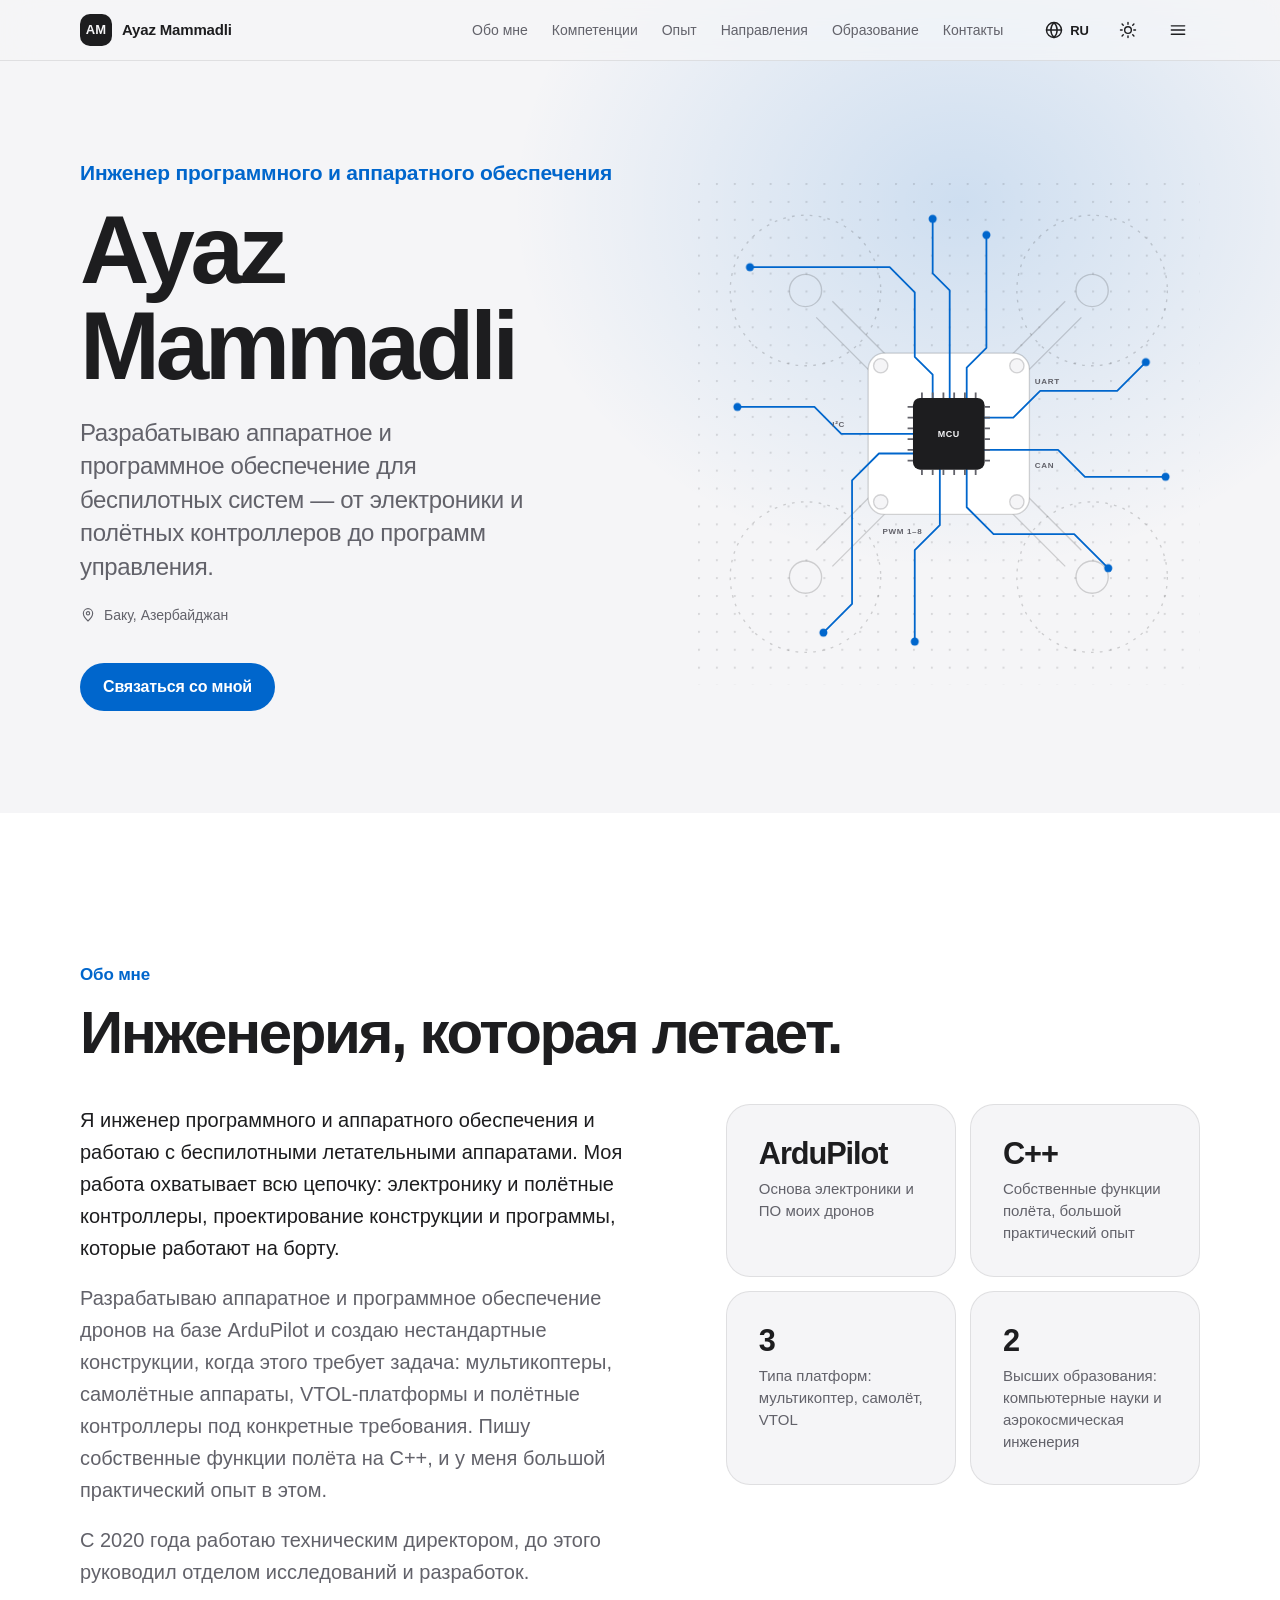
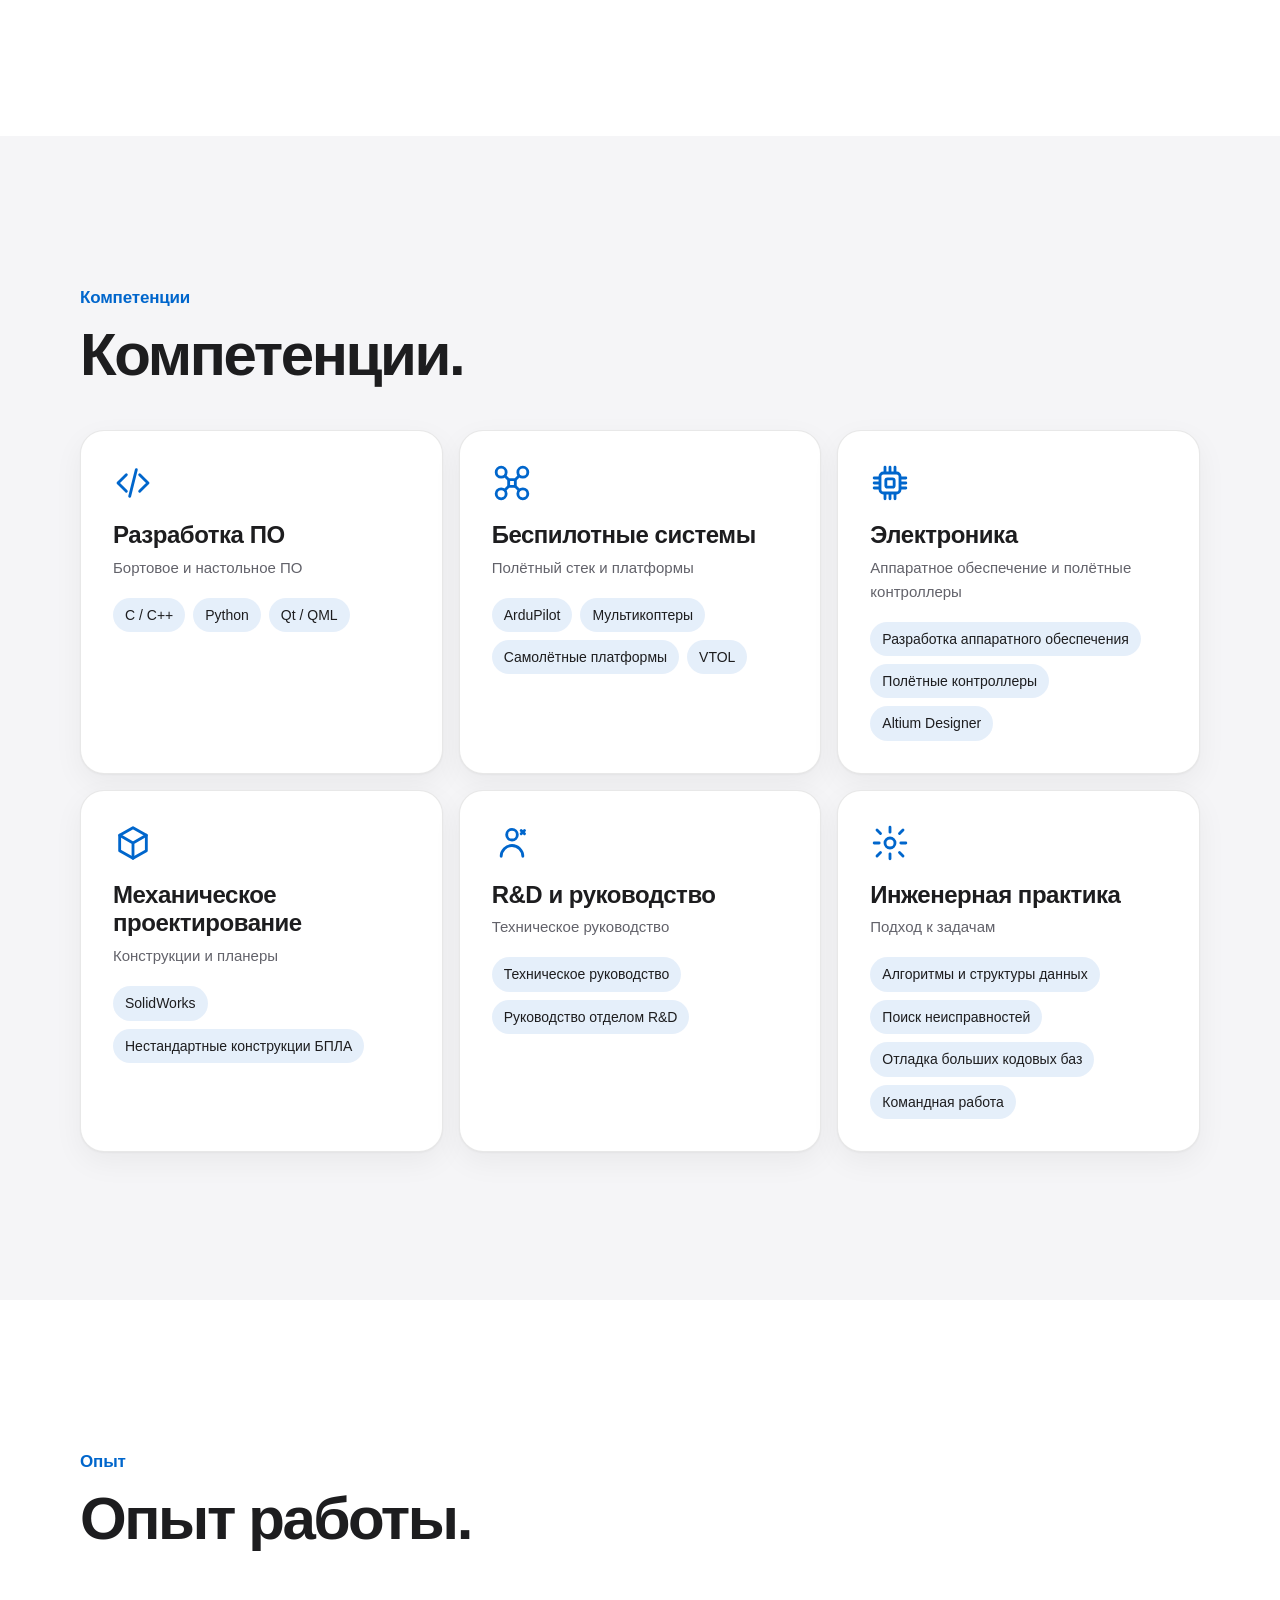
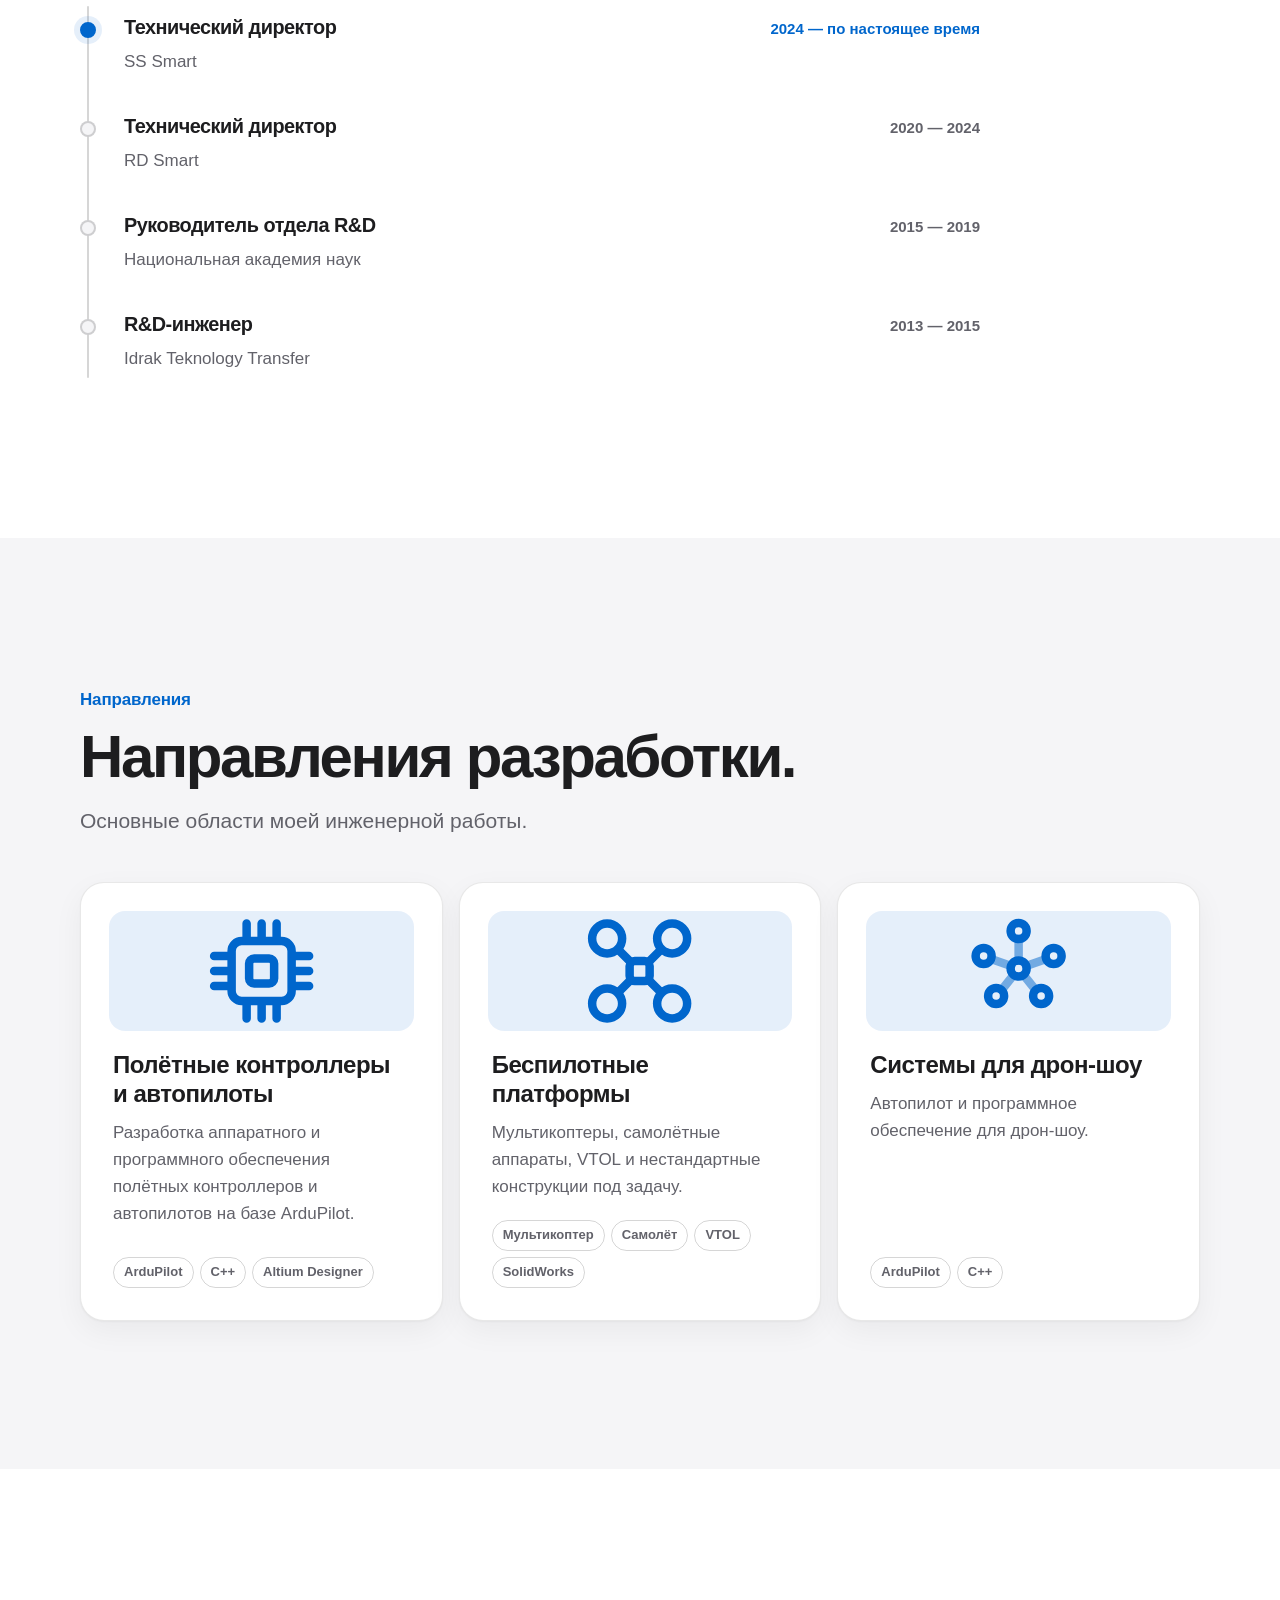
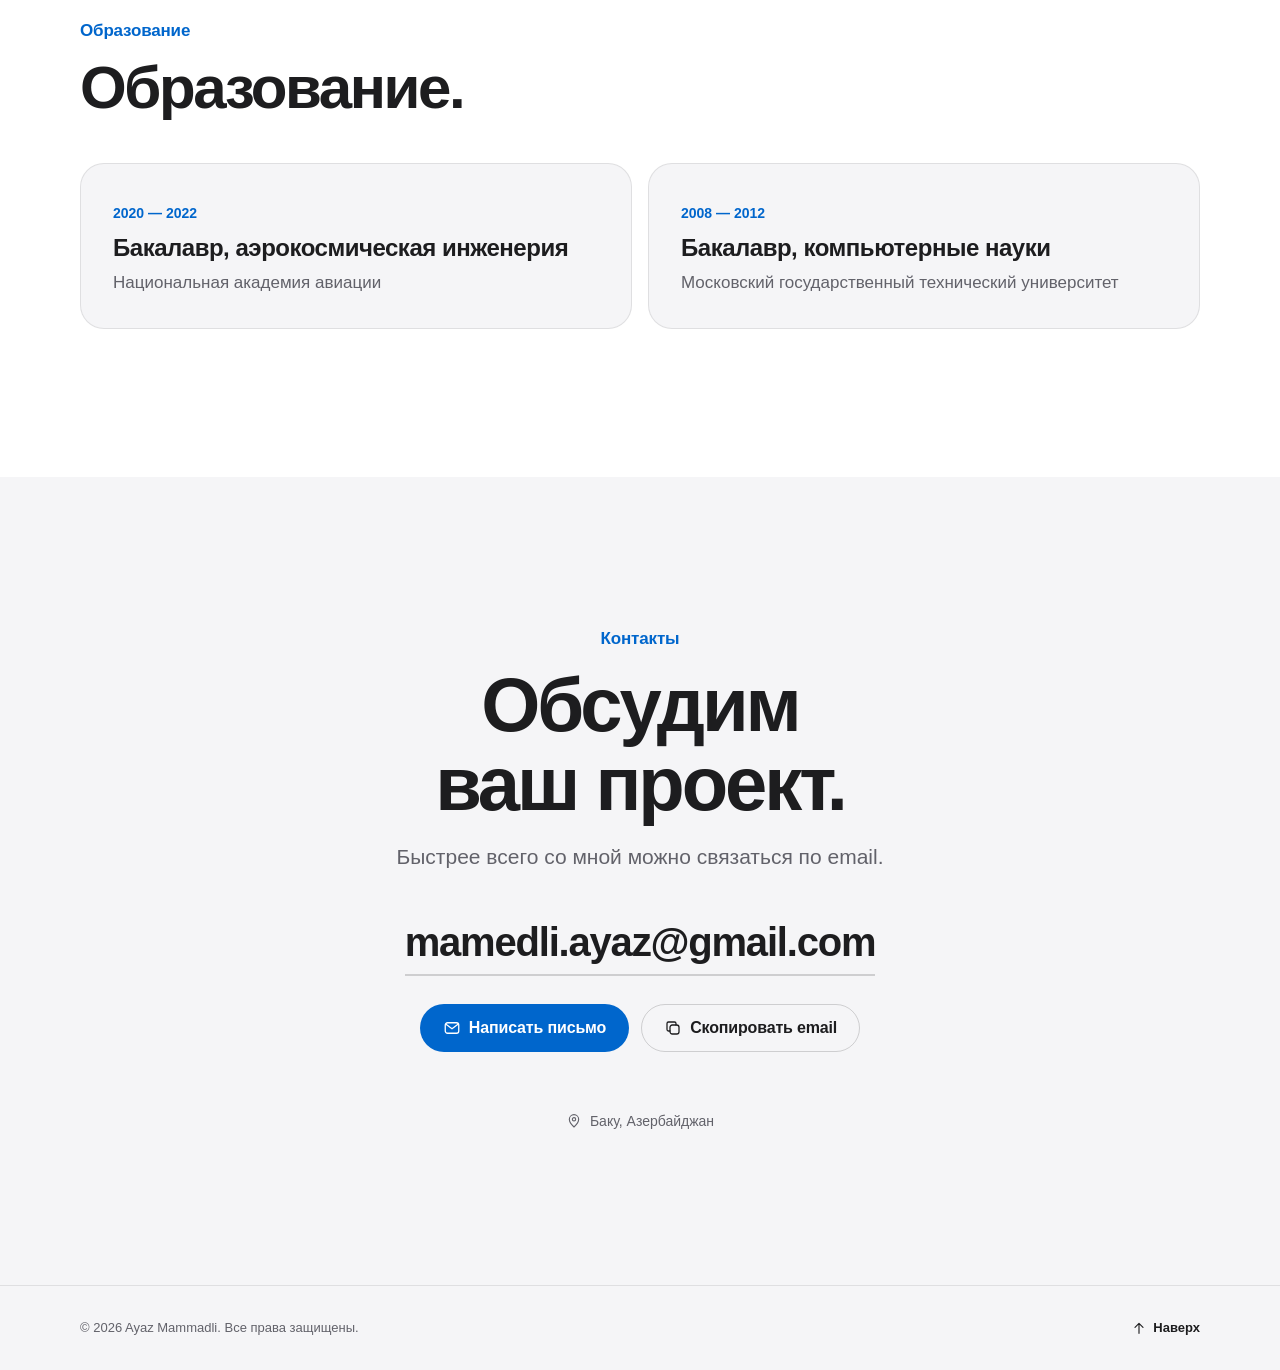
<file: ru/index.html>
<!doctype html>
<html lang="ru">
<head>
<meta charset="utf-8">
<meta name="viewport" content="width=device-width, initial-scale=1, viewport-fit=cover">
<title>Ayaz Mammadli — инженер программного и аппаратного обеспечения</title>
<meta name="description" content="Ayaz Mammadli — инженер программного и аппаратного обеспечения, Баку. Электроника и ПО для беспилотных систем: полётные контроллеры, автопилоты на базе ArduPilot, мультикоптеры, самолётные платформы и VTOL.">
<link rel="canonical" href="https://mamedli.com/ru/">
<link rel="alternate" hreflang="en" href="https://mamedli.com/en/">
<link rel="alternate" hreflang="ru" href="https://mamedli.com/ru/">
<link rel="alternate" hreflang="az" href="https://mamedli.com/az/">
<link rel="alternate" hreflang="tr" href="https://mamedli.com/tr/">
<link rel="alternate" hreflang="x-default" href="https://mamedli.com/">
<meta property="og:type" content="profile">
<meta property="og:site_name" content="Ayaz Mammadli">
<meta property="og:title" content="Ayaz Mammadli — инженер программного и аппаратного обеспечения">
<meta property="og:description" content="Ayaz Mammadli — инженер программного и аппаратного обеспечения, Баку. Электроника и ПО для беспилотных систем: полётные контроллеры, автопилоты на базе ArduPilot, мультикоптеры, самолётные платформы и VTOL.">
<meta property="og:url" content="https://mamedli.com/ru/">
<meta property="og:locale" content="ru_RU">
<meta property="og:locale:alternate" content="en_US">
<meta property="og:locale:alternate" content="az_AZ">
<meta property="og:locale:alternate" content="tr_TR">
<meta property="og:image" content="https://mamedli.com/og.png">
<meta property="og:image:width" content="1200">
<meta property="og:image:height" content="630">
<meta name="twitter:card" content="summary_large_image">
<meta name="theme-color" media="(prefers-color-scheme: light)" content="#F5F5F7">
<meta name="theme-color" media="(prefers-color-scheme: dark)" content="#0B0B0F">
<link rel="icon" href="/favicon.svg" type="image/svg+xml">
<link rel="apple-touch-icon" href="/apple-touch-icon.png">
<script type="application/ld+json">{"@context":"https://schema.org","@type":"Person","name":"Ayaz Mammadli","jobTitle":"Инженер программного и аппаратного обеспечения","email":"mailto:mamedli.ayaz@gmail.com","url":"https://mamedli.com/ru/","address":{"@type":"PostalAddress","addressLocality":"Baku","addressCountry":"AZ"},"alumniOf":[{"@type":"CollegeOrUniversity","name":"Moscow State Technical University"},{"@type":"CollegeOrUniversity","name":"National Academy of Aviation"}],"knowsAbout":["Unmanned aerial vehicles","ArduPilot","Flight controllers","C++","Python","Qt","Altium Designer","SolidWorks"]}</script>
<script>(function(){var d=document.documentElement;d.classList.add('js');try{var t=localStorage.getItem('theme');if(t==='light'||t==='dark')d.setAttribute('data-theme',t)}catch(e){}})();</script>
<style>/* Layout: premium engineering landing. Glass header, two-column hero (statement + circuit/flight-controller drawing), alternating full-width section grounds, content capped at 1200px. */
:root {
  --bg: #F5F5F7;
  --surface: #FFFFFF;
  --ink: #1D1D1F;
  --ink-2: #62626A;
  --line: rgba(29, 29, 31, .10);
  --line-strong: rgba(29, 29, 31, .18);
  --accent: #0066CC;
  --on-accent: #FFFFFF;
  --accent-soft: rgba(0, 102, 204, .10);
  --glass: rgba(245, 245, 247, .78);
  --shadow: 0 1px 2px rgba(0, 0, 0, .04), 0 10px 30px rgba(0, 0, 0, .05);
  --shadow-hover: 0 2px 4px rgba(0, 0, 0, .05), 0 18px 44px rgba(0, 0, 0, .08);
  --glow: rgba(0, 102, 204, .16);

  --font: -apple-system, BlinkMacSystemFont, "SF Pro Text", "SF Pro Display", "Segoe UI", Roboto, "Helvetica Neue", Arial, "Noto Sans", sans-serif;
  --fs-body: 17px;
  --fs-small: 14px;
  --fs-h1: clamp(44px, 8.4vw, 96px);
  --fs-h2: clamp(34px, 5.4vw, 60px);
  --fs-h3: clamp(20px, 2.2vw, 24px);
  --lh: 1.6;

  --r-card: 24px;
  --r-pill: 999px;
  --wrap: 1200px;
  --gutter: clamp(16px, 4vw, 40px);
  --section: clamp(88px, 12vw, 148px);
  --header-h: 60px;

  --t-fast: 180ms;
  --t-theme: 250ms;
  --t-reveal: 600ms;
  --ease: cubic-bezier(.2, .7, .2, 1);
  color-scheme: light;
}
@media (prefers-color-scheme: dark) {
  :root:not([data-theme="light"]) {
    --bg: #0B0B0F; --surface: #17171D; --ink: #F5F5F7; --ink-2: #A1A1AA;
    --line: rgba(245, 245, 247, .10); --line-strong: rgba(245, 245, 247, .20);
    --accent: #5AA9FF; --on-accent: #06121F; --accent-soft: rgba(90, 169, 255, .14);
    --glass: rgba(11, 11, 15, .72);
    --shadow: 0 1px 2px rgba(0, 0, 0, .4), 0 12px 32px rgba(0, 0, 0, .35);
    --shadow-hover: 0 2px 4px rgba(0, 0, 0, .5), 0 20px 48px rgba(0, 0, 0, .5);
    --glow: rgba(90, 169, 255, .20);
    color-scheme: dark;
  }
}
:root[data-theme="dark"] {
  --bg: #0B0B0F; --surface: #17171D; --ink: #F5F5F7; --ink-2: #A1A1AA;
  --line: rgba(245, 245, 247, .10); --line-strong: rgba(245, 245, 247, .20);
  --accent: #5AA9FF; --on-accent: #06121F; --accent-soft: rgba(90, 169, 255, .14);
  --glass: rgba(11, 11, 15, .72);
  --shadow: 0 1px 2px rgba(0, 0, 0, .4), 0 12px 32px rgba(0, 0, 0, .35);
  --shadow-hover: 0 2px 4px rgba(0, 0, 0, .5), 0 20px 48px rgba(0, 0, 0, .5);
  --glow: rgba(90, 169, 255, .20);
  color-scheme: dark;
}

*, *::before, *::after { box-sizing: border-box; }
html { background: var(--bg); -webkit-text-size-adjust: 100%; scroll-behavior: smooth; scroll-padding-top: calc(var(--header-h) + 12px); }
body {
  margin: 0; background: var(--bg); color: var(--ink);
  font-family: var(--font); font-size: var(--fs-body); line-height: var(--lh);
  -webkit-font-smoothing: antialiased; text-rendering: optimizeLegibility;
}
.theme-ready body, .theme-ready .card, .theme-ready .site-header, .theme-ready .band, .theme-ready .btn, .theme-ready .icon-btn, .theme-ready .popover {
  transition: background-color var(--t-theme) ease, color var(--t-theme) ease, border-color var(--t-theme) ease, box-shadow var(--t-theme) ease;
}
img, svg { max-width: 100%; }
h1, h2, h3, p { margin: 0; }
h1, h2, h3 { text-wrap: balance; letter-spacing: -.025em; }
a { color: var(--accent); }
:focus-visible { outline: 2px solid var(--accent); outline-offset: 3px; border-radius: 8px; }
.visually-hidden { position: absolute !important; width: 1px; height: 1px; overflow: hidden; clip: rect(0 0 0 0); white-space: nowrap; }
.wrap { max-width: var(--wrap); margin-inline: auto; padding-inline: var(--gutter); }

.skip {
  position: absolute; left: 12px; top: -60px; z-index: 100;
  background: var(--accent); color: var(--on-accent); padding: 10px 16px; border-radius: 12px; text-decoration: none; font-weight: 600;
}
.skip:focus { top: 12px; }

/* ---------- header ---------- */
.site-header {
  position: fixed; inset: 0 0 auto 0; z-index: 50;
  padding-top: env(safe-area-inset-top, 0px);
  background: var(--glass);
  -webkit-backdrop-filter: saturate(180%) blur(18px); backdrop-filter: saturate(180%) blur(18px);
  border-bottom: 1px solid var(--line);
}
.header-row { display: flex; align-items: center; gap: 12px; height: var(--header-h); }
.brand { display: inline-flex; align-items: center; gap: 10px; color: var(--ink); text-decoration: none; font-weight: 600; letter-spacing: -.01em; min-height: 44px; }
.mono {
  display: grid; place-items: center; width: 32px; height: 32px; border-radius: 10px;
  background: var(--ink); color: var(--bg); font-size: 13px; font-weight: 700; letter-spacing: .02em;
}
.brand-name { font-size: 15px; white-space: nowrap; }
@media (max-width: 400px) { .brand-name { display: none; } }
.nav-desktop { display: none; margin-left: auto; }
.nav-desktop ul { display: flex; gap: 4px; list-style: none; margin: 0; padding: 0; }
.nav-desktop a {
  display: inline-flex; align-items: center; min-height: 44px; padding-inline: 10px;
  color: var(--ink-2); text-decoration: none; font-size: 14px; border-radius: 10px;
  transition: color var(--t-fast) ease;
}
.nav-desktop a:hover, .nav-desktop a[aria-current="true"] { color: var(--ink); }
.controls { display: flex; align-items: center; gap: 6px; margin-left: auto; }
@media (min-width: 1100px) { .nav-desktop { display: block; } .controls { margin-left: 8px; } .menu-btn { display: none; } }

.icon-btn {
  display: inline-flex; align-items: center; justify-content: center; gap: 6px;
  min-width: 44px; height: 44px; padding-inline: 10px; border-radius: 12px;
  border: 1px solid transparent; background: transparent; color: var(--ink);
  font: 600 13px var(--font); cursor: pointer;
  transition: background-color var(--t-fast) ease, border-color var(--t-fast) ease;
}
.icon-btn:hover { background: var(--accent-soft); }
.icon-btn svg { width: 20px; height: 20px; flex: none; }
.theme-btn .i-moon { display: none; }
:root[data-theme="dark"] .theme-btn .i-sun { display: none; }
:root[data-theme="dark"] .theme-btn .i-moon { display: block; }
@media (prefers-color-scheme: dark) {
  :root:not([data-theme="light"]) .theme-btn .i-sun { display: none; }
  :root:not([data-theme="light"]) .theme-btn .i-moon { display: block; }
}

/* language popover + mobile menu */
.lang { position: relative; }
.popover {
  position: absolute; right: 0; top: calc(100% + 8px); min-width: 200px; z-index: 60;
  background: var(--surface); border: 1px solid var(--line); border-radius: 16px; box-shadow: var(--shadow-hover);
  padding: 6px; list-style: none; margin: 0;
  transform-origin: top right; animation: pop 160ms var(--ease);
}
.popover a {
  display: flex; justify-content: space-between; align-items: center; gap: 16px;
  min-height: 44px; padding-inline: 12px; border-radius: 10px; color: var(--ink); text-decoration: none; font-size: 15px;
}
.popover a:hover { background: var(--accent-soft); }
.popover a[aria-current="true"] { color: var(--accent); font-weight: 600; }
.popover .code { font-size: 12px; color: var(--ink-2); font-weight: 600; letter-spacing: .04em; }
@keyframes pop { from { opacity: 0; transform: translateY(-4px) scale(.98); } }

.mobile-nav {
  position: fixed; left: 0; right: 0; top: calc(var(--header-h) + env(safe-area-inset-top, 0px)); z-index: 45;
  background: var(--surface); border-bottom: 1px solid var(--line); box-shadow: var(--shadow-hover);
  padding-block: 8px 16px; animation: drop 200ms var(--ease);
}
.mobile-nav ul { list-style: none; margin: 0; padding: 0; }
.mobile-nav a {
  display: flex; align-items: center; min-height: 52px; color: var(--ink); text-decoration: none;
  font-size: 20px; font-weight: 600; letter-spacing: -.02em; border-bottom: 1px solid var(--line);
}
.mobile-nav li:last-child a { border-bottom: 0; }
@keyframes drop { from { opacity: 0; transform: translateY(-8px); } }

/* ---------- buttons ---------- */
.btn {
  display: inline-flex; align-items: center; justify-content: center; gap: 8px;
  min-height: 48px; padding: 12px 22px; border-radius: var(--r-pill);
  font: 600 16px var(--font); letter-spacing: -.01em; text-decoration: none; cursor: pointer;
  border: 1px solid transparent;
  transition: transform var(--t-fast) ease, background-color var(--t-fast) ease, border-color var(--t-fast) ease, color var(--t-fast) ease;
}
.btn-primary { background: var(--accent); color: var(--on-accent); }
.btn-primary:hover { transform: translateY(-1px); filter: brightness(1.06); }
.btn-ghost { background: transparent; color: var(--ink); border-color: var(--line-strong); }
.btn-ghost:hover { border-color: var(--ink); transform: translateY(-1px); }
.btn small { font-weight: 500; color: inherit; opacity: .7; font-size: 13px; }
.btn svg { width: 18px; height: 18px; }

/* ---------- hero ---------- */
.hero { position: relative; overflow: hidden; padding-top: calc(var(--header-h) + clamp(40px, 8vw, 96px)); padding-bottom: clamp(56px, 8vw, 110px); }
.hero::before {
  content: ""; position: absolute; inset: -20% -10% auto 40%; height: 90%;
  background: radial-gradient(closest-side, var(--glow), transparent); pointer-events: none;
}
.hero-grid { position: relative; display: grid; grid-template-columns: minmax(0, 1.05fr) minmax(0, .95fr); gap: clamp(24px, 5vw, 72px); align-items: center; }
@media (max-width: 900px) { .hero-grid { grid-template-columns: 1fr; } }
.hero-text { min-width: 0; }
.hero .role { font-size: clamp(17px, 2vw, 21px); font-weight: 600; color: var(--accent); letter-spacing: -.01em; }
.hero h1 { font-size: var(--fs-h1); font-weight: 700; line-height: 1; letter-spacing: -.045em; margin-top: 12px; }
.hero .lead { margin-top: 22px; max-width: 34ch; font-size: clamp(19px, 2.2vw, 24px); line-height: 1.4; color: var(--ink-2); letter-spacing: -.015em; }
.hero .loc { display: inline-flex; align-items: center; gap: 8px; margin-top: 20px; font-size: var(--fs-small); color: var(--ink-2); }
.hero .loc svg { width: 16px; height: 16px; }
.hero-actions { display: flex; flex-wrap: wrap; gap: 12px; margin-top: 32px; }
.hero-visual { min-width: 0; position: relative; aspect-ratio: 1 / 1; max-width: 560px; width: 100%; justify-self: center; will-change: transform; }
@media (max-width: 900px) { .hero-visual { max-width: 420px; } }
.hero-visual svg { width: 100%; height: 100%; display: block; }
.hv-grid { stroke: var(--line); }
.hv-uav { stroke: var(--line-strong); fill: none; }
.hv-board { fill: var(--surface); stroke: var(--line-strong); }
.hv-trace { stroke: var(--accent); fill: none; stroke-linecap: round; stroke-linejoin: round; }
.hv-pad { fill: var(--accent); }
.hv-hole { fill: var(--bg); stroke: var(--line-strong); }
.hv-chip { fill: var(--ink); }
.hv-pin { stroke: var(--ink-2); }
.hv-label { fill: var(--ink-2); font: 600 9px var(--font); letter-spacing: .08em; }
.hv-chip-label { fill: var(--bg); font: 700 10px var(--font); letter-spacing: .06em; }

/* intro sequence (≤ 900 ms total) */
.js .intro { opacity: 0; transform: translateY(16px); animation: intro 620ms var(--ease) forwards; }
.js .intro.d1 { animation-delay: 60ms; } .js .intro.d2 { animation-delay: 140ms; }
.js .intro.d3 { animation-delay: 220ms; } .js .intro.d4 { animation-delay: 280ms; }
@keyframes intro { to { opacity: 1; transform: none; } }
.js .hv-trace { stroke-dasharray: var(--len, 400); stroke-dashoffset: var(--len, 400); animation: draw 700ms var(--ease) 180ms forwards; }
.js .hv-pad { opacity: 0; animation: fade 300ms ease 600ms forwards; }
@keyframes draw { to { stroke-dashoffset: 0; } }
@keyframes fade { to { opacity: 1; } }

/* ---------- sections ---------- */
.section { padding-block: var(--section); scroll-margin-top: calc(var(--header-h) + 12px); }
.band { background: var(--surface); }
.kicker { font-size: 17px; font-weight: 600; color: var(--accent); letter-spacing: -.01em; margin-bottom: 12px; }
.section h2 { font-size: var(--fs-h2); font-weight: 700; line-height: 1.05; letter-spacing: -.04em; }
.section .lead-2 { margin-top: 16px; font-size: clamp(18px, 2vw, 21px); color: var(--ink-2); max-width: 60ch; }

.card {
  background: var(--surface); border: 1px solid var(--line); border-radius: var(--r-card); box-shadow: var(--shadow);
  padding: clamp(22px, 3vw, 32px); min-width: 0;
  transition: transform var(--t-fast) ease, box-shadow var(--t-fast) ease, border-color var(--t-fast) ease;
}
.band .card { background: var(--bg); box-shadow: none; }
.card:hover { transform: translateY(-3px); box-shadow: var(--shadow-hover); }
.band .card:hover { box-shadow: none; border-color: var(--line-strong); }
.card h3 { font-size: var(--fs-h3); font-weight: 700; line-height: 1.2; letter-spacing: -.02em; }
.card .ico { width: 40px; height: 40px; color: var(--accent); margin-bottom: 18px; display: block; }

/* about */
.about-grid { display: grid; grid-template-columns: minmax(0, 1.2fr) minmax(0, 1fr); gap: clamp(32px, 6vw, 80px); margin-top: 40px; align-items: start; }
@media (max-width: 900px) { .about-grid { grid-template-columns: 1fr; } }
.about-text { display: grid; gap: 18px; font-size: clamp(18px, 1.8vw, 20px); line-height: 1.6; max-width: 62ch; }
.about-text p:first-child { color: var(--ink); font-weight: 500; }
.about-text p + p { color: var(--ink-2); }
.facts { display: grid; grid-template-columns: repeat(2, minmax(0, 1fr)); gap: 14px; }
@media (max-width: 420px) { .facts { grid-template-columns: 1fr; } }
.fact .v { display: block; font-size: clamp(24px, 2.4vw, 32px); font-weight: 700; letter-spacing: -.035em; line-height: 1.1; white-space: nowrap; }
.fact .l { display: block; margin-top: 8px; font-size: 15px; line-height: 1.45; color: var(--ink-2); }

/* skills */
.skills-grid { display: grid; grid-template-columns: repeat(3, minmax(0, 1fr)); gap: 16px; margin-top: 44px; }
@media (max-width: 1000px) { .skills-grid { grid-template-columns: repeat(2, minmax(0, 1fr)); } }
@media (max-width: 640px) { .skills-grid { grid-template-columns: 1fr; } }
.skill .note { margin-top: 6px; color: var(--ink-2); font-size: 15px; }
.chips { display: flex; flex-wrap: wrap; gap: 8px; list-style: none; margin: 18px 0 0; padding: 0; }
.chips li { font-size: 14px; padding: 6px 12px; border-radius: var(--r-pill); background: var(--accent-soft); color: var(--ink); }

/* experience */
.timeline { list-style: none; margin: 44px 0 0; padding: 0; position: relative; max-width: 900px; }
.timeline::before { content: ""; position: absolute; left: 7px; top: 12px; bottom: 12px; width: 2px; background: var(--line-strong); border-radius: 2px; }
.tl-item { position: relative; padding-left: 44px; padding-block: 18px; }
.tl-item::before {
  content: ""; position: absolute; left: 0; top: 28px; width: 16px; height: 16px; border-radius: 50%;
  background: var(--bg); border: 2px solid var(--line-strong);
}
.tl-item.current::before { border-color: var(--accent); background: var(--accent); box-shadow: 0 0 0 6px var(--accent-soft); }
.tl-card { display: grid; grid-template-columns: minmax(0, 1fr) auto; gap: 6px 20px; align-items: baseline; }
@media (max-width: 560px) { .tl-card { grid-template-columns: 1fr; } }
.tl-period { font-size: 15px; font-weight: 600; color: var(--ink-2); font-variant-numeric: tabular-nums; white-space: nowrap; }
.tl-item.current .tl-period { color: var(--accent); }
.tl-org { margin-top: 4px; color: var(--ink-2); font-size: 17px; }

/* directions */
.dir-grid { display: grid; grid-template-columns: repeat(3, minmax(0, 1fr)); gap: 16px; margin-top: 44px; }
@media (max-width: 1000px) { .dir-grid { grid-template-columns: 1fr; } }
.dir { display: flex; flex-direction: column; }
.dir .art { height: 120px; margin: -4px -4px 20px; border-radius: 16px; background: var(--accent-soft); display: grid; place-items: center; overflow: hidden; }
.dir .art svg { width: 70%; height: 100%; color: var(--accent); }
.dir p { margin-top: 10px; color: var(--ink-2); }
.tags { display: flex; flex-wrap: wrap; gap: 6px; list-style: none; margin: auto 0 0; padding: 20px 0 0; }
.tags li { font-size: 13px; font-weight: 600; padding: 4px 10px; border-radius: var(--r-pill); border: 1px solid var(--line-strong); color: var(--ink-2); }

/* education */
.edu-list { display: grid; grid-template-columns: repeat(2, minmax(0, 1fr)); gap: 16px; margin-top: 44px; }
@media (max-width: 760px) { .edu-list { grid-template-columns: 1fr; } }
.edu .yr { font-size: 14px; font-weight: 600; color: var(--accent); font-variant-numeric: tabular-nums; }
.edu h3 { margin-top: 10px; }
.edu p { margin-top: 6px; color: var(--ink-2); }

/* contact */
.contact { text-align: center; }
.contact h2 { font-size: clamp(38px, 6.6vw, 76px); max-width: 16ch; margin-inline: auto; }
.contact .lead-2 { margin-inline: auto; }
.mail {
  display: inline-block; margin-top: 36px; max-width: 100%;
  font-size: clamp(22px, 4.2vw, 40px); font-weight: 600; letter-spacing: -.03em; color: var(--ink);
  text-decoration: none; overflow-wrap: anywhere; border-bottom: 2px solid var(--line-strong);
  transition: border-color var(--t-fast) ease, color var(--t-fast) ease;
}
.mail:hover { color: var(--accent); border-color: var(--accent); }
.contact-actions { display: flex; flex-wrap: wrap; justify-content: center; gap: 12px; margin-top: 28px; }
.contact-meta { margin-top: 24px; color: var(--ink-2); font-size: var(--fs-small); display: inline-flex; gap: 8px; align-items: center; }
.contact-meta svg { width: 16px; height: 16px; }
.status { min-height: 1.6em; margin-top: 12px; font-size: var(--fs-small); color: var(--ink-2); }

/* footer */
.site-footer { border-top: 1px solid var(--line); padding-bottom: env(safe-area-inset-bottom, 0px); }
.footer-row { display: flex; flex-wrap: wrap; align-items: center; justify-content: space-between; gap: 8px 24px; padding-block: 20px; font-size: 13px; color: var(--ink-2); }
.to-top { display: inline-flex; align-items: center; gap: 6px; min-height: 44px; color: var(--ink); text-decoration: none; font-weight: 600; }
.to-top svg { width: 16px; height: 16px; }

/* reveal once on entry; visible without JS */
.js .reveal { opacity: 0; transform: translateY(20px); transition: opacity var(--t-reveal) var(--ease), transform var(--t-reveal) var(--ease); }
.js .reveal.in { opacity: 1; transform: none; }

@media (prefers-reduced-motion: reduce) {
  html { scroll-behavior: auto; }
  *, *::before, *::after { animation-duration: 1ms !important; animation-delay: 0ms !important; transition-duration: 1ms !important; }
  .js .reveal, .js .intro { opacity: 1; transform: none; }
  .js .hv-trace { stroke-dashoffset: 0; }
  .hero-visual { transform: none !important; }
}

.js .hv-trace{stroke-dasharray:1;stroke-dashoffset:1}</style>
</head>
<body>
<a class="skip" href="#main">Перейти к содержанию</a>
<header class="site-header">
  <div class="wrap header-row">
    <a class="brand" href="#top" aria-label="Ayaz Mammadli — в начало страницы"><span class="mono" aria-hidden="true">AM</span><span class="brand-name">Ayaz Mammadli</span></a>
    <nav class="nav-desktop" aria-label="Меню"><ul><li><a href="#about">Обо мне</a></li><li><a href="#skills">Компетенции</a></li><li><a href="#experience">Опыт</a></li><li><a href="#directions">Направления</a></li><li><a href="#education">Образование</a></li><li><a href="#contact">Контакты</a></li></ul></nav>
    <div class="controls">
      <div class="lang">
        <button id="lang-btn" class="icon-btn" type="button" aria-expanded="false" aria-controls="lang-menu" aria-label="Язык: Русский"><svg class="" viewBox="0 0 24 24" fill="none" stroke="currentColor" stroke-width="1.7" stroke-linecap="round" stroke-linejoin="round" aria-hidden="true" focusable="false"><circle cx="12" cy="12" r="9"/><path d="M3 12h18M12 3c2.5 2.6 3.8 5.6 3.8 9s-1.3 6.4-3.8 9c-2.5-2.6-3.8-5.6-3.8-9S9.5 5.6 12 3z"/></svg><span aria-hidden="true">RU</span></button>
        <ul id="lang-menu" class="popover" hidden>
          <li><a href="/en/" data-lang="en" hreflang="en" lang="en"><span>English</span><span class="code" aria-hidden="true">EN</span></a></li><li><a href="/ru/" data-lang="ru" hreflang="ru" lang="ru" aria-current="true"><span>Русский</span><span class="code" aria-hidden="true">RU</span></a></li><li><a href="/az/" data-lang="az" hreflang="az" lang="az"><span>Azərbaycanca</span><span class="code" aria-hidden="true">AZ</span></a></li><li><a href="/tr/" data-lang="tr" hreflang="tr" lang="tr"><span>Türkçe</span><span class="code" aria-hidden="true">TR</span></a></li>
        </ul>
      </div>
      <button id="theme-toggle" class="icon-btn theme-btn" type="button" aria-pressed="false" aria-label="Включить тёмную тему (сейчас светлая)"><svg class="i-sun" viewBox="0 0 24 24" fill="none" stroke="currentColor" stroke-width="1.7" stroke-linecap="round" stroke-linejoin="round" aria-hidden="true" focusable="false"><path d="M12 3v2M12 19v2M4.9 4.9l1.4 1.4M17.7 17.7l1.4 1.4M3 12h2M19 12h2M4.9 19.1l1.4-1.4M17.7 6.3l1.4-1.4"/><circle cx="12" cy="12" r="4"/></svg><svg class="i-moon" viewBox="0 0 24 24" fill="none" stroke="currentColor" stroke-width="1.7" stroke-linecap="round" stroke-linejoin="round" aria-hidden="true" focusable="false"><path d="M20 14.5A8 8 0 0 1 9.5 4a8 8 0 1 0 10.5 10.5z"/></svg></button>
      <button id="menu-btn" class="icon-btn menu-btn" type="button" aria-expanded="false" aria-controls="mobile-nav" aria-label="Открыть меню"><svg class="" viewBox="0 0 24 24" fill="none" stroke="currentColor" stroke-width="1.7" stroke-linecap="round" stroke-linejoin="round" aria-hidden="true" focusable="false"><path d="M4 7h16M4 12h16M4 17h16"/></svg></button>
    </div>
  </div>
</header>
<nav id="mobile-nav" class="mobile-nav" aria-label="Меню" hidden><div class="wrap"><ul><li><a href="#about">Обо мне</a></li><li><a href="#skills">Компетенции</a></li><li><a href="#experience">Опыт</a></li><li><a href="#directions">Направления</a></li><li><a href="#education">Образование</a></li><li><a href="#contact">Контакты</a></li></ul></div></nav>

<main id="main" tabindex="-1">
  <section class="hero" id="top" aria-labelledby="hero-title">
    <div class="wrap hero-grid">
      <div class="hero-text">
        <p class="role intro">Инженер программного и аппаратного обеспечения</p>
        <h1 id="hero-title" class="intro d1">Ayaz Mammadli</h1>
        <p class="lead intro d2">Разрабатываю аппаратное и программное обеспечение для беспилотных систем — от электроники и полётных контроллеров до программ управления.</p>
        <p class="loc intro d2"><svg class="" viewBox="0 0 24 24" fill="none" stroke="currentColor" stroke-width="1.7" stroke-linecap="round" stroke-linejoin="round" aria-hidden="true" focusable="false"><path d="M12 21s-7-6.2-7-11.5A7 7 0 0 1 19 9.5C19 14.8 12 21 12 21z"/><circle cx="12" cy="9.5" r="2.5"/></svg>Баку, Азербайджан</p>
        <div class="hero-actions">
          <a class="btn btn-primary intro d3" href="#contact">Связаться со мной</a>
          
        </div>
      </div>
      <div class="hero-visual"><svg viewBox="0 0 560 560" aria-hidden="true" focusable="false">
  <defs><pattern id="dots" width="20" height="20" patternUnits="userSpaceOnUse"><circle cx="1" cy="1" r="1" class="hv-grid" fill="currentColor" style="color:var(--line-strong)"/></pattern></defs>
  <rect width="560" height="560" fill="url(#dots)" opacity=".7"/>
  <g class="hv-uav" stroke-width="1.5">
    <path d="M150 132 L268 250 M132 150 L250 268 M410 132 L292 250 M428 150 L310 268 M150 428 L268 310 M132 410 L250 292 M410 428 L292 310 M428 410 L310 292"/>
    <circle cx="120" cy="120" r="84" stroke-dasharray="3 7"/><circle cx="440" cy="120" r="84" stroke-dasharray="3 7"/>
    <circle cx="120" cy="440" r="84" stroke-dasharray="3 7"/><circle cx="440" cy="440" r="84" stroke-dasharray="3 7"/>
    <circle cx="120" cy="120" r="18"/><circle cx="440" cy="120" r="18"/><circle cx="120" cy="440" r="18"/><circle cx="440" cy="440" r="18"/>
  </g>
  <rect class="hv-board" x="190" y="190" width="180" height="180" rx="18" stroke-width="1.5"/>
  <circle class="hv-hole" cx="204" cy="204" r="8" stroke-width="1.5"/><circle class="hv-hole" cx="356" cy="204" r="8" stroke-width="1.5"/><circle class="hv-hole" cx="204" cy="356" r="8" stroke-width="1.5"/><circle class="hv-hole" cx="356" cy="356" r="8" stroke-width="1.5"/>
  <g stroke-width="2"><path class="hv-trace" pathLength="1" d="M262 240 V214 L242 194 V122 L214 94 H58"/><path class="hv-trace" pathLength="1" d="M300 240 V206 L322 184 V58"/><path class="hv-trace" pathLength="1" d="M281 240 V120 L262 101 V40"/><path class="hv-trace" pathLength="1" d="M320 262 H352 L382 232 H468 L500 200"/><path class="hv-trace" pathLength="1" d="M320 298 H402 L432 328 H522"/><path class="hv-trace" pathLength="1" d="M270 320 V382 L242 410 V512"/><path class="hv-trace" pathLength="1" d="M300 320 V362 L330 392 H420 L458 430"/><path class="hv-trace" pathLength="1" d="M240 280 H160 L130 250 H44"/><path class="hv-trace" pathLength="1" d="M240 302 H202 L172 332 V470 L140 502"/></g>
  <circle class="hv-pad" cx="58" cy="94" r="4.5"/><circle class="hv-pad" cx="322" cy="58" r="4.5"/><circle class="hv-pad" cx="262" cy="40" r="4.5"/><circle class="hv-pad" cx="500" cy="200" r="4.5"/><circle class="hv-pad" cx="522" cy="328" r="4.5"/><circle class="hv-pad" cx="242" cy="512" r="4.5"/><circle class="hv-pad" cx="458" cy="430" r="4.5"/><circle class="hv-pad" cx="44" cy="250" r="4.5"/><circle class="hv-pad" cx="140" cy="502" r="4.5"/>
  <path class="hv-pin" stroke-width="2" d="M250 240 v-6 M250 320 v6 M240 250 h-6 M320 250 h6 M262 240 v-6 M262 320 v6 M240 262 h-6 M320 262 h6 M274 240 v-6 M274 320 v6 M240 274 h-6 M320 274 h6 M286 240 v-6 M286 320 v6 M240 286 h-6 M320 286 h6 M298 240 v-6 M298 320 v6 M240 298 h-6 M320 298 h6 M310 240 v-6 M310 320 v6 M240 310 h-6 M320 310 h6"/>
  <rect class="hv-chip" x="240" y="240" width="80" height="80" rx="8"/>
  <text class="hv-chip-label" x="280" y="284" text-anchor="middle">MCU</text>
  <text class="hv-label" x="376" y="224">UART</text>
  <text class="hv-label" x="376" y="318">CAN</text>
  <text class="hv-label" x="150" y="272">I²C</text>
  <text class="hv-label" x="206" y="392">PWM 1–8</text>
</svg></div>
    </div>
  </section>

  <section class="section band" id="about" aria-labelledby="about-title">
    <div class="wrap">
      <p class="kicker">Обо мне</p>
      <h2 id="about-title" class="reveal">Инженерия, которая летает.</h2>
      <div class="about-grid">
        <div class="about-text reveal"><p>Я инженер программного и аппаратного обеспечения и работаю с беспилотными летательными аппаратами. Моя работа охватывает всю цепочку: электронику и полётные контроллеры, проектирование конструкции и программы, которые работают на борту.</p><p>Разрабатываю аппаратное и программное обеспечение дронов на базе ArduPilot и создаю нестандартные конструкции, когда этого требует задача: мультикоптеры, самолётные аппараты, VTOL-платформы и полётные контроллеры под конкретные требования. Пишу собственные функции полёта на C++, и у меня большой практический опыт в этом.</p><p>С 2020 года работаю техническим директором, до этого руководил отделом исследований и разработок.</p></div>
        <ul class="facts" role="list" style="list-style:none;margin:0;padding:0">
          <li class="card fact reveal"><span class="v">ArduPilot</span><span class="l">Основа электроники и ПО моих дронов</span></li><li class="card fact reveal"><span class="v">C++</span><span class="l">Собственные функции полёта, большой практический опыт</span></li><li class="card fact reveal"><span class="v">3</span><span class="l">Типа платформ: мультикоптер, самолёт, VTOL</span></li><li class="card fact reveal"><span class="v">2</span><span class="l">Высших образования: компьютерные науки и аэрокосмическая инженерия</span></li>
        </ul>
      </div>
    </div>
  </section>

  <section class="section" id="skills" aria-labelledby="skills-title">
    <div class="wrap">
      <p class="kicker">Компетенции</p>
      <h2 id="skills-title" class="reveal">Компетенции.</h2>
      <div class="skills-grid">
        <article class="card skill reveal"><svg class="ico" viewBox="0 0 24 24" fill="none" stroke="currentColor" stroke-width="1.7" stroke-linecap="round" stroke-linejoin="round" aria-hidden="true" focusable="false"><path d="M8 7l-5 5 5 5M16 7l5 5-5 5M14 4l-4 16"/></svg><h3>Разработка ПО</h3><p class="note">Бортовое и настольное ПО</p><ul class="chips"><li>C / C++</li><li>Python</li><li>Qt / QML</li></ul></article><article class="card skill reveal"><svg class="ico" viewBox="0 0 24 24" fill="none" stroke="currentColor" stroke-width="1.7" stroke-linecap="round" stroke-linejoin="round" aria-hidden="true" focusable="false"><circle cx="5.5" cy="5.5" r="3"/><circle cx="18.5" cy="5.5" r="3"/><circle cx="5.5" cy="18.5" r="3"/><circle cx="18.5" cy="18.5" r="3"/><path d="M7.8 7.8l2.4 2.4M16.2 7.8l-2.4 2.4M7.8 16.2l2.4-2.4M16.2 16.2l-2.4-2.4"/><rect x="10" y="10" width="4" height="4" rx="1"/></svg><h3>Беспилотные системы</h3><p class="note">Полётный стек и платформы</p><ul class="chips"><li>ArduPilot</li><li>Мультикоптеры</li><li>Самолётные платформы</li><li>VTOL</li></ul></article><article class="card skill reveal"><svg class="ico" viewBox="0 0 24 24" fill="none" stroke="currentColor" stroke-width="1.7" stroke-linecap="round" stroke-linejoin="round" aria-hidden="true" focusable="false"><rect x="6" y="6" width="12" height="12" rx="2"/><rect x="9.5" y="9.5" width="5" height="5" rx="1"/><path d="M9 2.5v3M12 2.5v3M15 2.5v3M9 18.5v3M12 18.5v3M15 18.5v3M2.5 9h3M2.5 12h3M2.5 15h3M18.5 9h3M18.5 12h3M18.5 15h3"/></svg><h3>Электроника</h3><p class="note">Аппаратное обеспечение и полётные контроллеры</p><ul class="chips"><li>Разработка аппаратного обеспечения</li><li>Полётные контроллеры</li><li>Altium Designer</li></ul></article><article class="card skill reveal"><svg class="ico" viewBox="0 0 24 24" fill="none" stroke="currentColor" stroke-width="1.7" stroke-linecap="round" stroke-linejoin="round" aria-hidden="true" focusable="false"><path d="M12 2.8l8 4.6v9.2l-8 4.6-8-4.6V7.4z"/><path d="M4 7.4l8 4.6 8-4.6M12 12v9.2"/></svg><h3>Механическое проектирование</h3><p class="note">Конструкции и планеры</p><ul class="chips"><li>SolidWorks</li><li>Нестандартные конструкции БПЛА</li></ul></article><article class="card skill reveal"><svg class="ico" viewBox="0 0 24 24" fill="none" stroke="currentColor" stroke-width="1.7" stroke-linecap="round" stroke-linejoin="round" aria-hidden="true" focusable="false"><circle cx="12" cy="7" r="3.2"/><path d="M5.5 20a6.5 6.5 0 0 1 13 0"/><path d="M17.5 4.5l2 2M19.5 4.5l-2 2" /></svg><h3>R&amp;D и руководство</h3><p class="note">Техническое руководство</p><ul class="chips"><li>Техническое руководство</li><li>Руководство отделом R&amp;D</li></ul></article><article class="card skill reveal"><svg class="ico" viewBox="0 0 24 24" fill="none" stroke="currentColor" stroke-width="1.7" stroke-linecap="round" stroke-linejoin="round" aria-hidden="true" focusable="false"><circle cx="12" cy="12" r="3"/><path d="M12 2.5v3M12 18.5v3M4.2 4.2l2.1 2.1M17.7 17.7l2.1 2.1M2.5 12h3M18.5 12h3M4.2 19.8l2.1-2.1M17.7 6.3l2.1-2.1"/></svg><h3>Инженерная практика</h3><p class="note">Подход к задачам</p><ul class="chips"><li>Алгоритмы и структуры данных</li><li>Поиск неисправностей</li><li>Отладка больших кодовых баз</li><li>Командная работа</li></ul></article>
      </div>
    </div>
  </section>

  <section class="section band" id="experience" aria-labelledby="exp-title">
    <div class="wrap">
      <p class="kicker">Опыт</p>
      <h2 id="exp-title" class="reveal">Опыт работы.</h2>
      <ol class="timeline">
        <li class="tl-item reveal current"><div class="tl-card"><div><h3>Технический директор</h3><p class="tl-org">SS Smart</p></div><p class="tl-period">2024 — по настоящее время</p></div></li><li class="tl-item reveal"><div class="tl-card"><div><h3>Технический директор</h3><p class="tl-org">RD Smart</p></div><p class="tl-period">2020 — 2024</p></div></li><li class="tl-item reveal"><div class="tl-card"><div><h3>Руководитель отдела R&amp;D</h3><p class="tl-org">Национальная академия наук</p></div><p class="tl-period">2015 — 2019</p></div></li><li class="tl-item reveal"><div class="tl-card"><div><h3>R&amp;D-инженер</h3><p class="tl-org">Idrak Teknology Transfer</p></div><p class="tl-period">2013 — 2015</p></div></li>
      </ol>
    </div>
  </section>

  <section class="section" id="directions" aria-labelledby="dir-title">
    <div class="wrap">
      <p class="kicker">Направления</p>
      <h2 id="dir-title" class="reveal">Направления разработки.</h2>
      <p class="lead-2 reveal">Основные области моей инженерной работы.</p>
      <div class="dir-grid">
        <article class="card dir reveal"><div class="art"><svg class="" viewBox="0 0 24 24" fill="none" stroke="currentColor" stroke-width="1.7" stroke-linecap="round" stroke-linejoin="round" aria-hidden="true" focusable="false"><rect x="6" y="6" width="12" height="12" rx="2"/><rect x="9.5" y="9.5" width="5" height="5" rx="1"/><path d="M9 2.5v3M12 2.5v3M15 2.5v3M9 18.5v3M12 18.5v3M15 18.5v3M2.5 9h3M2.5 12h3M2.5 15h3M18.5 9h3M18.5 12h3M18.5 15h3"/></svg></div><h3>Полётные контроллеры и автопилоты</h3><p>Разработка аппаратного и программного обеспечения полётных контроллеров и автопилотов на базе ArduPilot.</p><ul class="tags"><li>ArduPilot</li><li>C++</li><li>Altium Designer</li></ul></article><article class="card dir reveal"><div class="art"><svg class="" viewBox="0 0 24 24" fill="none" stroke="currentColor" stroke-width="1.7" stroke-linecap="round" stroke-linejoin="round" aria-hidden="true" focusable="false"><circle cx="5.5" cy="5.5" r="3"/><circle cx="18.5" cy="5.5" r="3"/><circle cx="5.5" cy="18.5" r="3"/><circle cx="18.5" cy="18.5" r="3"/><path d="M7.8 7.8l2.4 2.4M16.2 7.8l-2.4 2.4M7.8 16.2l2.4-2.4M16.2 16.2l-2.4-2.4"/><rect x="10" y="10" width="4" height="4" rx="1"/></svg></div><h3>Беспилотные платформы</h3><p>Мультикоптеры, самолётные аппараты, VTOL и нестандартные конструкции под задачу.</p><ul class="tags"><li>Мультикоптер</li><li>Самолёт</li><li>VTOL</li><li>SolidWorks</li></ul></article><article class="card dir reveal"><div class="art"><svg class="" viewBox="0 0 24 24" fill="none" stroke="currentColor" stroke-width="1.7" stroke-linecap="round" stroke-linejoin="round" aria-hidden="true" focusable="false"><circle cx="12" cy="4" r="1.6"/><circle cx="5" cy="9" r="1.6"/><circle cx="19" cy="9" r="1.6"/><circle cx="7.5" cy="17" r="1.6"/><circle cx="16.5" cy="17" r="1.6"/><circle cx="12" cy="11.5" r="1.6"/><path d="M12 5.6v4.3M6.5 9.6l4 1.4M17.5 9.6l-4 1.4M8.6 15.8l2.4-3M15.4 15.8l-2.4-3" opacity=".5"/></svg></div><h3>Системы для дрон-шоу</h3><p>Автопилот и программное обеспечение для дрон-шоу.</p><ul class="tags"><li>ArduPilot</li><li>C++</li></ul></article>
      </div>
    </div>
  </section>

  <section class="section band" id="education" aria-labelledby="edu-title">
    <div class="wrap">
      <p class="kicker">Образование</p>
      <h2 id="edu-title" class="reveal">Образование.</h2>
      <div class="edu-list">
        <article class="card edu reveal"><p class="yr">2020 — 2022</p><h3>Бакалавр, аэрокосмическая инженерия</h3><p>Национальная академия авиации</p></article><article class="card edu reveal"><p class="yr">2008 — 2012</p><h3>Бакалавр, компьютерные науки</h3><p>Московский государственный технический университет</p></article>
      </div>
    </div>
  </section>

  <section class="section contact" id="contact" aria-labelledby="contact-title">
    <div class="wrap">
      <p class="kicker">Контакты</p>
      <h2 id="contact-title" class="reveal">Обсудим ваш проект.</h2>
      <p class="lead-2 reveal">Быстрее всего со мной можно связаться по email.</p>
      <a class="mail reveal" id="email" href="mailto:mamedli.ayaz@gmail.com">mamedli.ayaz@gmail.com</a>
      <div class="contact-actions reveal">
        <a class="btn btn-primary" href="mailto:mamedli.ayaz@gmail.com"><svg class="" viewBox="0 0 24 24" fill="none" stroke="currentColor" stroke-width="1.7" stroke-linecap="round" stroke-linejoin="round" aria-hidden="true" focusable="false"><rect x="3" y="5" width="18" height="14" rx="3"/><path d="M4 7l8 6 8-6"/></svg>Написать письмо</a>
        <button class="btn btn-ghost" id="copy-email" type="button" hidden><svg class="" viewBox="0 0 24 24" fill="none" stroke="currentColor" stroke-width="1.7" stroke-linecap="round" stroke-linejoin="round" aria-hidden="true" focusable="false"><rect x="8" y="8" width="12" height="12" rx="3"/><path d="M16 8V6a2 2 0 0 0-2-2H6a2 2 0 0 0-2 2v8a2 2 0 0 0 2 2h2"/></svg>Скопировать email</button>
      </div>
      <p class="status" id="copy-status" role="status" aria-live="polite"></p>
      <p class="contact-meta"><svg class="" viewBox="0 0 24 24" fill="none" stroke="currentColor" stroke-width="1.7" stroke-linecap="round" stroke-linejoin="round" aria-hidden="true" focusable="false"><path d="M12 21s-7-6.2-7-11.5A7 7 0 0 1 19 9.5C19 14.8 12 21 12 21z"/><circle cx="12" cy="9.5" r="2.5"/></svg><span><span class="visually-hidden">Город: </span>Баку, Азербайджан</span></p>
    </div>
  </section>
</main>

<footer class="site-footer">
  <div class="wrap footer-row">
    <span>© 2026 Ayaz Mammadli. Все права защищены.</span>
    <a class="to-top" href="#top"><svg class="" viewBox="0 0 24 24" fill="none" stroke="currentColor" stroke-width="1.7" stroke-linecap="round" stroke-linejoin="round" aria-hidden="true" focusable="false"><path d="M12 20V6M6 11l6-6 6 6"/></svg>Наверх</a>
  </div>
</footer>
<script>window.__UI__={"toDark":"Включить тёмную тему (сейчас светлая)","toLight":"Включить светлую тему (сейчас тёмная)","openMenu":"Открыть меню","closeMenu":"Закрыть меню","copied":"Email скопирован","copyFail":"Не удалось скопировать. Выделите адрес и скопируйте вручную."};</script>
<script>(function () {
  'use strict';
  var root = document.documentElement;
  var T = window.__UI__ || {};
  var reduce = window.matchMedia('(prefers-reduced-motion: reduce)').matches;
  var store = {
    get: function (k) { try { return window.localStorage.getItem(k); } catch (e) { return null; } },
    set: function (k, v) { try { window.localStorage.setItem(k, v); } catch (e) {} }
  };

  /* ---------- theme ---------- */
  var sys = window.matchMedia('(prefers-color-scheme: dark)');
  var themeBtn = document.getElementById('theme-toggle');
  function effective() { return root.getAttribute('data-theme') || (sys.matches ? 'dark' : 'light'); }
  function labelTheme() {
    if (!themeBtn) return;
    var dark = effective() === 'dark';
    var label = dark ? T.toLight : T.toDark;
    themeBtn.setAttribute('aria-label', label);
    themeBtn.setAttribute('title', label);
    themeBtn.setAttribute('aria-pressed', String(dark));
  }
  if (themeBtn) {
    themeBtn.addEventListener('click', function () {
      var next = effective() === 'dark' ? 'light' : 'dark';
      root.setAttribute('data-theme', next);
      store.set('theme', next);
      labelTheme();
    });
  }
  var onSys = function () { if (!store.get('theme')) { root.removeAttribute('data-theme'); labelTheme(); } };
  if (sys.addEventListener) sys.addEventListener('change', onSys); else if (sys.addListener) sys.addListener(onSys);
  labelTheme();
  requestAnimationFrame(function () { requestAnimationFrame(function () { root.classList.add('theme-ready'); }); });

  /* ---------- disclosure helper (language popover, mobile menu) ---------- */
  function disclosure(btn, panel, opts) {
    if (!btn || !panel) return null;
    opts = opts || {};
    function isOpen() { return btn.getAttribute('aria-expanded') === 'true'; }
    function open() {
      panel.hidden = false; btn.setAttribute('aria-expanded', 'true');
      if (opts.openLabel) btn.setAttribute('aria-label', opts.closeLabel);
      var first = panel.querySelector('a, button'); if (first && opts.focusFirst) first.focus();
    }
    function close(returnFocus) {
      if (!isOpen()) return;
      panel.hidden = true; btn.setAttribute('aria-expanded', 'false');
      if (opts.openLabel) btn.setAttribute('aria-label', opts.openLabel);
      if (returnFocus) btn.focus();
    }
    btn.addEventListener('click', function (e) { e.stopPropagation(); isOpen() ? close(false) : open(); });
    document.addEventListener('keydown', function (e) { if (e.key === 'Escape' && isOpen()) close(true); });
    document.addEventListener('click', function (e) { if (isOpen() && !panel.contains(e.target) && !btn.contains(e.target)) close(false); });
    return { close: close, isOpen: isOpen };
  }

  var langBtn = document.getElementById('lang-btn');
  var langMenu = document.getElementById('lang-menu');
  disclosure(langBtn, langMenu, { focusFirst: false });

  var menuBtn = document.getElementById('menu-btn');
  var mobileNav = document.getElementById('mobile-nav');
  var menu = disclosure(menuBtn, mobileNav, { openLabel: T.openMenu, closeLabel: T.closeMenu, focusFirst: true });
  if (mobileNav && menu) {
    mobileNav.addEventListener('click', function (e) { if (e.target.closest('a')) menu.close(true); });
    window.addEventListener('resize', function () { if (window.innerWidth >= 1100) menu.close(false); });
  }

  /* ---------- current section: nav state + keep section on language switch ---------- */
  var sections = Array.prototype.slice.call(document.querySelectorAll('main section[id]'));
  var current = '';
  function setCurrent(id) {
    if (id === current) return;
    current = id;
    document.querySelectorAll('.nav-desktop a').forEach(function (a) {
      if (a.getAttribute('href') === '#' + id) a.setAttribute('aria-current', 'true'); else a.removeAttribute('aria-current');
    });
  }
  if ('IntersectionObserver' in window) {
    var secObs = new IntersectionObserver(function (entries) {
      entries.forEach(function (en) { if (en.isIntersecting) setCurrent(en.target.id); });
    }, { rootMargin: '-45% 0px -50% 0px' });
    sections.forEach(function (s) { secObs.observe(s); });
  }
  if (langMenu) {
    langMenu.addEventListener('click', function (e) {
      var a = e.target.closest('a[data-lang]'); if (!a) return;
      store.set('lang', a.getAttribute('data-lang'));
      var base = a.getAttribute('href').split('#')[0];
      var hash = current && current !== 'top' ? '#' + current : '';
      a.setAttribute('href', base + hash);
    });
  }

  /* ---------- reveal on entry (once) ---------- */
  var reveals = document.querySelectorAll('.reveal');
  if ('IntersectionObserver' in window && !reduce) {
    var io = new IntersectionObserver(function (entries) {
      entries.forEach(function (en, i) {
        if (!en.isIntersecting) return;
        var el = en.target;
        el.style.transitionDelay = Math.min(i * 60, 240) + 'ms';
        el.classList.add('in');
        io.unobserve(el);
      });
    }, { rootMargin: '0px 0px -8% 0px', threshold: 0.08 });
    reveals.forEach(function (el) { io.observe(el); });
  } else {
    reveals.forEach(function (el) { el.classList.add('in'); });
  }

  /* ---------- light parallax on the hero drawing (desktop only) ---------- */
  var visual = document.querySelector('.hero-visual');
  var desk = window.matchMedia('(min-width: 1024px) and (pointer: fine)');
  if (visual && !reduce) {
    var ticking = false;
    window.addEventListener('scroll', function () {
      if (ticking || !desk.matches) return;
      ticking = true;
      requestAnimationFrame(function () {
        ticking = false;
        var y = Math.min(window.scrollY, 900);
        visual.style.transform = 'translate3d(0,' + (y * 0.08).toFixed(1) + 'px,0)';
      });
    }, { passive: true });
  }

  /* ---------- copy email ---------- */
  var copyBtn = document.getElementById('copy-email');
  var mail = document.getElementById('email');
  var status = document.getElementById('copy-status');
  if (copyBtn && mail) {
    copyBtn.hidden = false;
    copyBtn.addEventListener('click', function () {
      var text = mail.textContent.trim();
      function ok() { status.textContent = T.copied; setTimeout(function () { status.textContent = ''; }, 2400); }
      function fail() {
        status.textContent = T.copyFail;
        var r = document.createRange(); r.selectNodeContents(mail);
        var s = window.getSelection(); s.removeAllRanges(); s.addRange(r);
      }
      try { navigator.clipboard.writeText(text).then(ok, fail); } catch (e) { fail(); }
    });
  }
})();
</script>
</body>
</html>
</file>
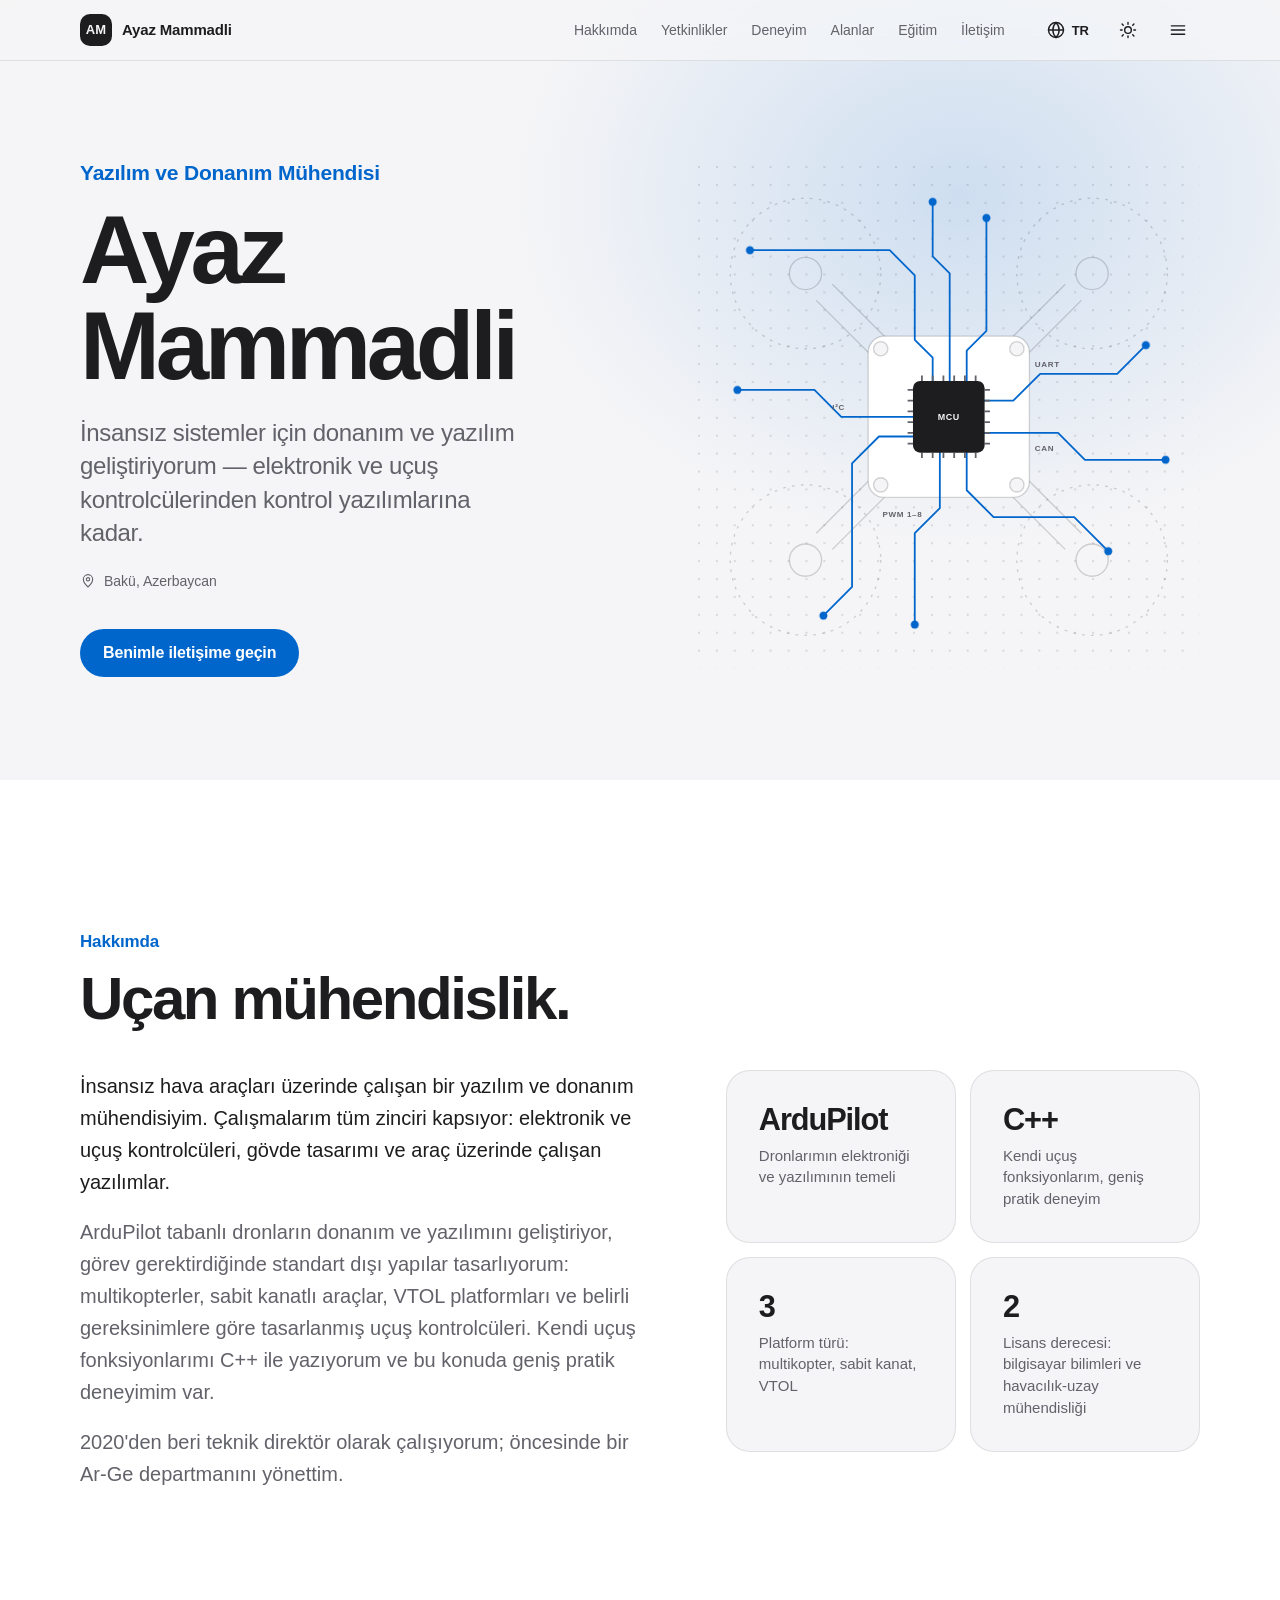
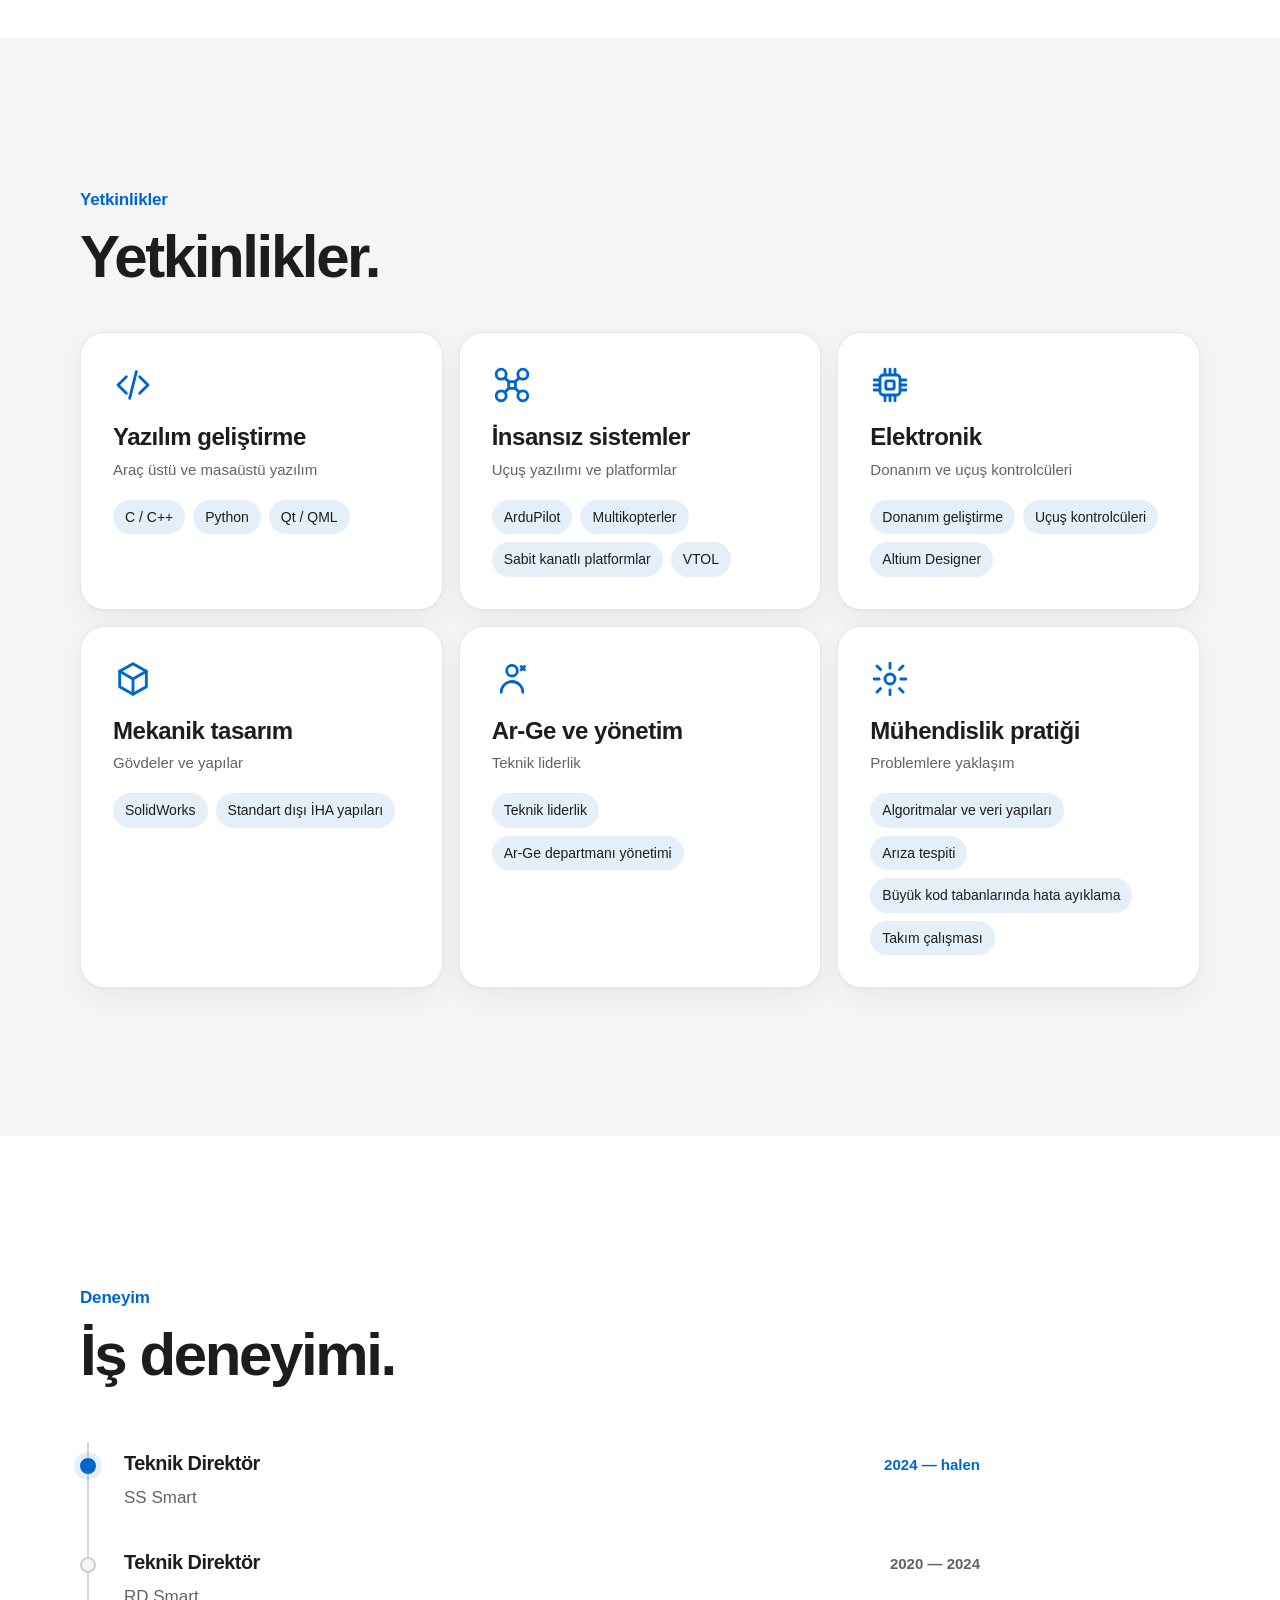
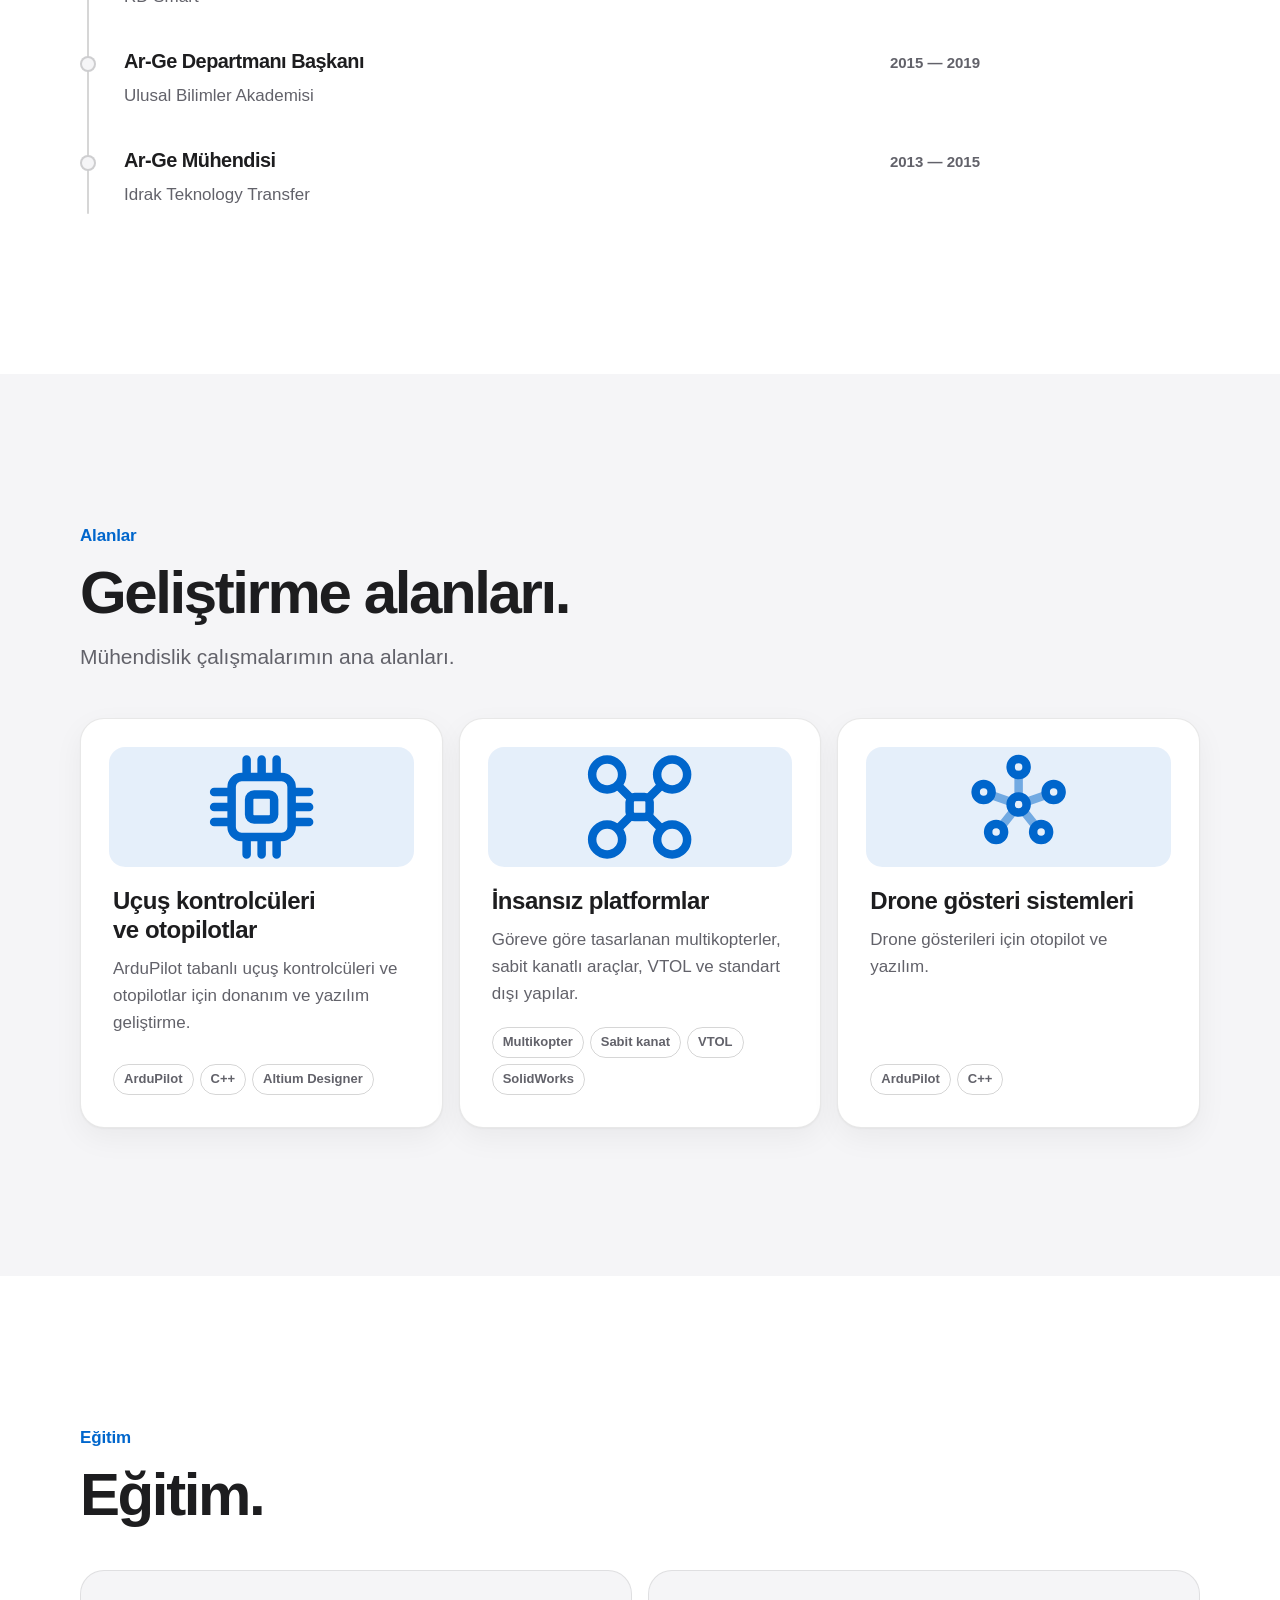
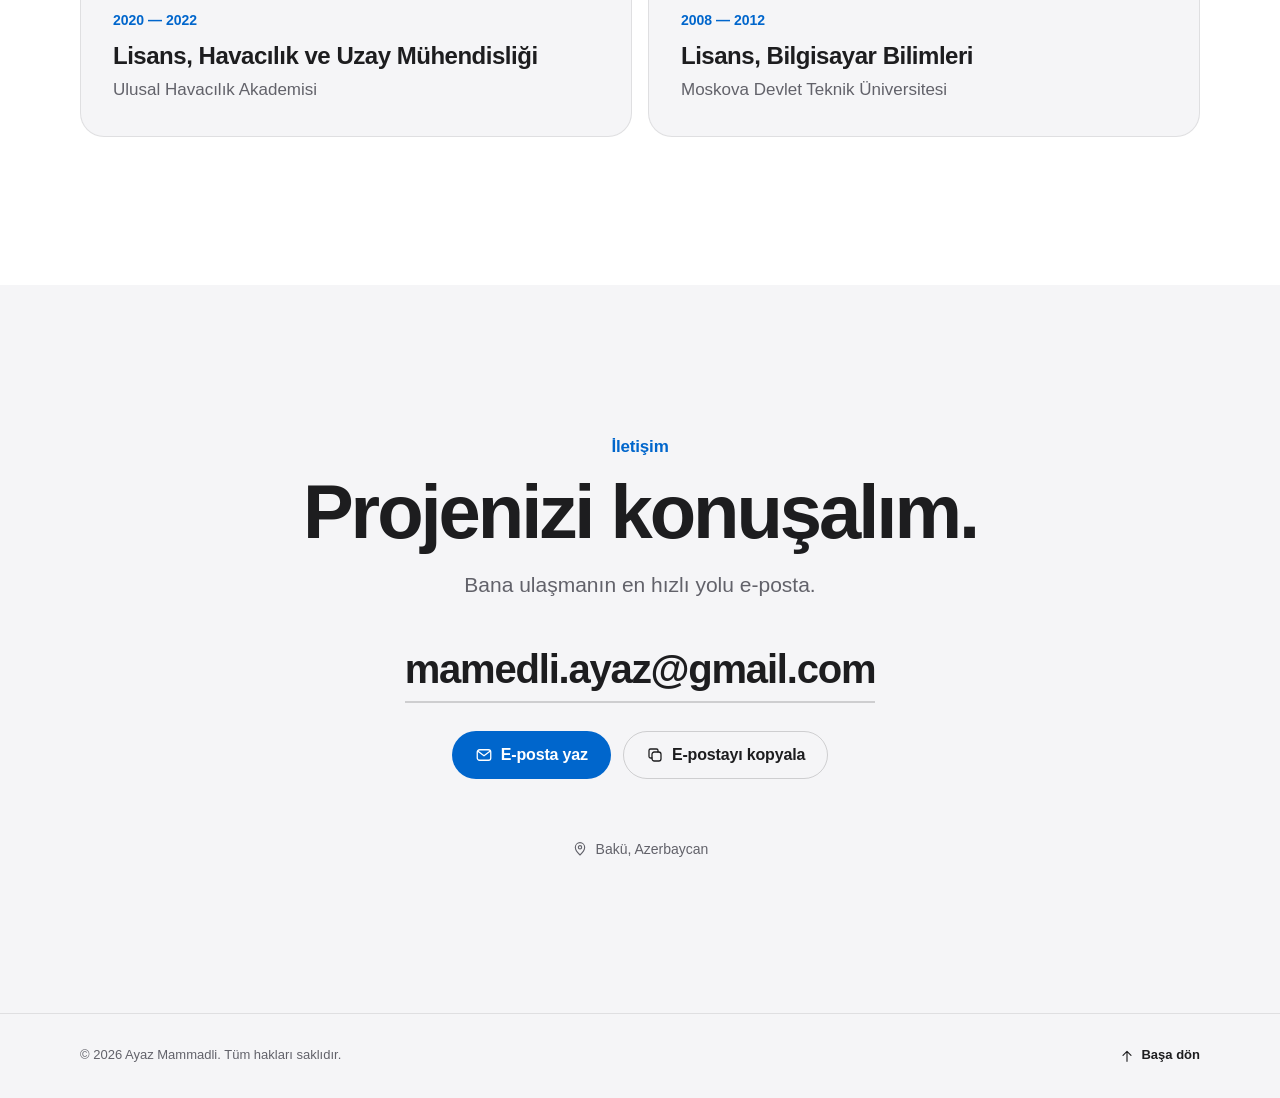
<file: tr/index.html>
<!doctype html>
<html lang="tr">
<head>
<meta charset="utf-8">
<meta name="viewport" content="width=device-width, initial-scale=1, viewport-fit=cover">
<title>Ayaz Mammadli — Yazılım ve Donanım Mühendisi</title>
<meta name="description" content="Ayaz Mammadli, Bakü'de yazılım ve donanım mühendisi. İnsansız sistemler için elektronik ve yazılım: uçuş kontrolcüleri, ArduPilot tabanlı otopilotlar, multikopterler, sabit kanatlı platformlar ve VTOL.">
<link rel="canonical" href="https://mamedli.com/tr/">
<link rel="alternate" hreflang="en" href="https://mamedli.com/en/">
<link rel="alternate" hreflang="ru" href="https://mamedli.com/ru/">
<link rel="alternate" hreflang="az" href="https://mamedli.com/az/">
<link rel="alternate" hreflang="tr" href="https://mamedli.com/tr/">
<link rel="alternate" hreflang="x-default" href="https://mamedli.com/">
<meta property="og:type" content="profile">
<meta property="og:site_name" content="Ayaz Mammadli">
<meta property="og:title" content="Ayaz Mammadli — Yazılım ve Donanım Mühendisi">
<meta property="og:description" content="Ayaz Mammadli, Bakü'de yazılım ve donanım mühendisi. İnsansız sistemler için elektronik ve yazılım: uçuş kontrolcüleri, ArduPilot tabanlı otopilotlar, multikopterler, sabit kanatlı platformlar ve VTOL.">
<meta property="og:url" content="https://mamedli.com/tr/">
<meta property="og:locale" content="tr_TR">
<meta property="og:locale:alternate" content="en_US">
<meta property="og:locale:alternate" content="ru_RU">
<meta property="og:locale:alternate" content="az_AZ">
<meta property="og:image" content="https://mamedli.com/og.png">
<meta property="og:image:width" content="1200">
<meta property="og:image:height" content="630">
<meta name="twitter:card" content="summary_large_image">
<meta name="theme-color" media="(prefers-color-scheme: light)" content="#F5F5F7">
<meta name="theme-color" media="(prefers-color-scheme: dark)" content="#0B0B0F">
<link rel="icon" href="/favicon.svg" type="image/svg+xml">
<link rel="apple-touch-icon" href="/apple-touch-icon.png">
<script type="application/ld+json">{"@context":"https://schema.org","@type":"Person","name":"Ayaz Mammadli","jobTitle":"Yazılım ve Donanım Mühendisi","email":"mailto:mamedli.ayaz@gmail.com","url":"https://mamedli.com/tr/","address":{"@type":"PostalAddress","addressLocality":"Baku","addressCountry":"AZ"},"alumniOf":[{"@type":"CollegeOrUniversity","name":"Moscow State Technical University"},{"@type":"CollegeOrUniversity","name":"National Academy of Aviation"}],"knowsAbout":["Unmanned aerial vehicles","ArduPilot","Flight controllers","C++","Python","Qt","Altium Designer","SolidWorks"]}</script>
<script>(function(){var d=document.documentElement;d.classList.add('js');try{var t=localStorage.getItem('theme');if(t==='light'||t==='dark')d.setAttribute('data-theme',t)}catch(e){}})();</script>
<style>/* Layout: premium engineering landing. Glass header, two-column hero (statement + circuit/flight-controller drawing), alternating full-width section grounds, content capped at 1200px. */
:root {
  --bg: #F5F5F7;
  --surface: #FFFFFF;
  --ink: #1D1D1F;
  --ink-2: #62626A;
  --line: rgba(29, 29, 31, .10);
  --line-strong: rgba(29, 29, 31, .18);
  --accent: #0066CC;
  --on-accent: #FFFFFF;
  --accent-soft: rgba(0, 102, 204, .10);
  --glass: rgba(245, 245, 247, .78);
  --shadow: 0 1px 2px rgba(0, 0, 0, .04), 0 10px 30px rgba(0, 0, 0, .05);
  --shadow-hover: 0 2px 4px rgba(0, 0, 0, .05), 0 18px 44px rgba(0, 0, 0, .08);
  --glow: rgba(0, 102, 204, .16);

  --font: -apple-system, BlinkMacSystemFont, "SF Pro Text", "SF Pro Display", "Segoe UI", Roboto, "Helvetica Neue", Arial, "Noto Sans", sans-serif;
  --fs-body: 17px;
  --fs-small: 14px;
  --fs-h1: clamp(44px, 8.4vw, 96px);
  --fs-h2: clamp(34px, 5.4vw, 60px);
  --fs-h3: clamp(20px, 2.2vw, 24px);
  --lh: 1.6;

  --r-card: 24px;
  --r-pill: 999px;
  --wrap: 1200px;
  --gutter: clamp(16px, 4vw, 40px);
  --section: clamp(88px, 12vw, 148px);
  --header-h: 60px;

  --t-fast: 180ms;
  --t-theme: 250ms;
  --t-reveal: 600ms;
  --ease: cubic-bezier(.2, .7, .2, 1);
  color-scheme: light;
}
@media (prefers-color-scheme: dark) {
  :root:not([data-theme="light"]) {
    --bg: #0B0B0F; --surface: #17171D; --ink: #F5F5F7; --ink-2: #A1A1AA;
    --line: rgba(245, 245, 247, .10); --line-strong: rgba(245, 245, 247, .20);
    --accent: #5AA9FF; --on-accent: #06121F; --accent-soft: rgba(90, 169, 255, .14);
    --glass: rgba(11, 11, 15, .72);
    --shadow: 0 1px 2px rgba(0, 0, 0, .4), 0 12px 32px rgba(0, 0, 0, .35);
    --shadow-hover: 0 2px 4px rgba(0, 0, 0, .5), 0 20px 48px rgba(0, 0, 0, .5);
    --glow: rgba(90, 169, 255, .20);
    color-scheme: dark;
  }
}
:root[data-theme="dark"] {
  --bg: #0B0B0F; --surface: #17171D; --ink: #F5F5F7; --ink-2: #A1A1AA;
  --line: rgba(245, 245, 247, .10); --line-strong: rgba(245, 245, 247, .20);
  --accent: #5AA9FF; --on-accent: #06121F; --accent-soft: rgba(90, 169, 255, .14);
  --glass: rgba(11, 11, 15, .72);
  --shadow: 0 1px 2px rgba(0, 0, 0, .4), 0 12px 32px rgba(0, 0, 0, .35);
  --shadow-hover: 0 2px 4px rgba(0, 0, 0, .5), 0 20px 48px rgba(0, 0, 0, .5);
  --glow: rgba(90, 169, 255, .20);
  color-scheme: dark;
}

*, *::before, *::after { box-sizing: border-box; }
html { background: var(--bg); -webkit-text-size-adjust: 100%; scroll-behavior: smooth; scroll-padding-top: calc(var(--header-h) + 12px); }
body {
  margin: 0; background: var(--bg); color: var(--ink);
  font-family: var(--font); font-size: var(--fs-body); line-height: var(--lh);
  -webkit-font-smoothing: antialiased; text-rendering: optimizeLegibility;
}
.theme-ready body, .theme-ready .card, .theme-ready .site-header, .theme-ready .band, .theme-ready .btn, .theme-ready .icon-btn, .theme-ready .popover {
  transition: background-color var(--t-theme) ease, color var(--t-theme) ease, border-color var(--t-theme) ease, box-shadow var(--t-theme) ease;
}
img, svg { max-width: 100%; }
h1, h2, h3, p { margin: 0; }
h1, h2, h3 { text-wrap: balance; letter-spacing: -.025em; }
a { color: var(--accent); }
:focus-visible { outline: 2px solid var(--accent); outline-offset: 3px; border-radius: 8px; }
.visually-hidden { position: absolute !important; width: 1px; height: 1px; overflow: hidden; clip: rect(0 0 0 0); white-space: nowrap; }
.wrap { max-width: var(--wrap); margin-inline: auto; padding-inline: var(--gutter); }

.skip {
  position: absolute; left: 12px; top: -60px; z-index: 100;
  background: var(--accent); color: var(--on-accent); padding: 10px 16px; border-radius: 12px; text-decoration: none; font-weight: 600;
}
.skip:focus { top: 12px; }

/* ---------- header ---------- */
.site-header {
  position: fixed; inset: 0 0 auto 0; z-index: 50;
  padding-top: env(safe-area-inset-top, 0px);
  background: var(--glass);
  -webkit-backdrop-filter: saturate(180%) blur(18px); backdrop-filter: saturate(180%) blur(18px);
  border-bottom: 1px solid var(--line);
}
.header-row { display: flex; align-items: center; gap: 12px; height: var(--header-h); }
.brand { display: inline-flex; align-items: center; gap: 10px; color: var(--ink); text-decoration: none; font-weight: 600; letter-spacing: -.01em; min-height: 44px; }
.mono {
  display: grid; place-items: center; width: 32px; height: 32px; border-radius: 10px;
  background: var(--ink); color: var(--bg); font-size: 13px; font-weight: 700; letter-spacing: .02em;
}
.brand-name { font-size: 15px; white-space: nowrap; }
@media (max-width: 400px) { .brand-name { display: none; } }
.nav-desktop { display: none; margin-left: auto; }
.nav-desktop ul { display: flex; gap: 4px; list-style: none; margin: 0; padding: 0; }
.nav-desktop a {
  display: inline-flex; align-items: center; min-height: 44px; padding-inline: 10px;
  color: var(--ink-2); text-decoration: none; font-size: 14px; border-radius: 10px;
  transition: color var(--t-fast) ease;
}
.nav-desktop a:hover, .nav-desktop a[aria-current="true"] { color: var(--ink); }
.controls { display: flex; align-items: center; gap: 6px; margin-left: auto; }
@media (min-width: 1100px) { .nav-desktop { display: block; } .controls { margin-left: 8px; } .menu-btn { display: none; } }

.icon-btn {
  display: inline-flex; align-items: center; justify-content: center; gap: 6px;
  min-width: 44px; height: 44px; padding-inline: 10px; border-radius: 12px;
  border: 1px solid transparent; background: transparent; color: var(--ink);
  font: 600 13px var(--font); cursor: pointer;
  transition: background-color var(--t-fast) ease, border-color var(--t-fast) ease;
}
.icon-btn:hover { background: var(--accent-soft); }
.icon-btn svg { width: 20px; height: 20px; flex: none; }
.theme-btn .i-moon { display: none; }
:root[data-theme="dark"] .theme-btn .i-sun { display: none; }
:root[data-theme="dark"] .theme-btn .i-moon { display: block; }
@media (prefers-color-scheme: dark) {
  :root:not([data-theme="light"]) .theme-btn .i-sun { display: none; }
  :root:not([data-theme="light"]) .theme-btn .i-moon { display: block; }
}

/* language popover + mobile menu */
.lang { position: relative; }
.popover {
  position: absolute; right: 0; top: calc(100% + 8px); min-width: 200px; z-index: 60;
  background: var(--surface); border: 1px solid var(--line); border-radius: 16px; box-shadow: var(--shadow-hover);
  padding: 6px; list-style: none; margin: 0;
  transform-origin: top right; animation: pop 160ms var(--ease);
}
.popover a {
  display: flex; justify-content: space-between; align-items: center; gap: 16px;
  min-height: 44px; padding-inline: 12px; border-radius: 10px; color: var(--ink); text-decoration: none; font-size: 15px;
}
.popover a:hover { background: var(--accent-soft); }
.popover a[aria-current="true"] { color: var(--accent); font-weight: 600; }
.popover .code { font-size: 12px; color: var(--ink-2); font-weight: 600; letter-spacing: .04em; }
@keyframes pop { from { opacity: 0; transform: translateY(-4px) scale(.98); } }

.mobile-nav {
  position: fixed; left: 0; right: 0; top: calc(var(--header-h) + env(safe-area-inset-top, 0px)); z-index: 45;
  background: var(--surface); border-bottom: 1px solid var(--line); box-shadow: var(--shadow-hover);
  padding-block: 8px 16px; animation: drop 200ms var(--ease);
}
.mobile-nav ul { list-style: none; margin: 0; padding: 0; }
.mobile-nav a {
  display: flex; align-items: center; min-height: 52px; color: var(--ink); text-decoration: none;
  font-size: 20px; font-weight: 600; letter-spacing: -.02em; border-bottom: 1px solid var(--line);
}
.mobile-nav li:last-child a { border-bottom: 0; }
@keyframes drop { from { opacity: 0; transform: translateY(-8px); } }

/* ---------- buttons ---------- */
.btn {
  display: inline-flex; align-items: center; justify-content: center; gap: 8px;
  min-height: 48px; padding: 12px 22px; border-radius: var(--r-pill);
  font: 600 16px var(--font); letter-spacing: -.01em; text-decoration: none; cursor: pointer;
  border: 1px solid transparent;
  transition: transform var(--t-fast) ease, background-color var(--t-fast) ease, border-color var(--t-fast) ease, color var(--t-fast) ease;
}
.btn-primary { background: var(--accent); color: var(--on-accent); }
.btn-primary:hover { transform: translateY(-1px); filter: brightness(1.06); }
.btn-ghost { background: transparent; color: var(--ink); border-color: var(--line-strong); }
.btn-ghost:hover { border-color: var(--ink); transform: translateY(-1px); }
.btn small { font-weight: 500; color: inherit; opacity: .7; font-size: 13px; }
.btn svg { width: 18px; height: 18px; }

/* ---------- hero ---------- */
.hero { position: relative; overflow: hidden; padding-top: calc(var(--header-h) + clamp(40px, 8vw, 96px)); padding-bottom: clamp(56px, 8vw, 110px); }
.hero::before {
  content: ""; position: absolute; inset: -20% -10% auto 40%; height: 90%;
  background: radial-gradient(closest-side, var(--glow), transparent); pointer-events: none;
}
.hero-grid { position: relative; display: grid; grid-template-columns: minmax(0, 1.05fr) minmax(0, .95fr); gap: clamp(24px, 5vw, 72px); align-items: center; }
@media (max-width: 900px) { .hero-grid { grid-template-columns: 1fr; } }
.hero-text { min-width: 0; }
.hero .role { font-size: clamp(17px, 2vw, 21px); font-weight: 600; color: var(--accent); letter-spacing: -.01em; }
.hero h1 { font-size: var(--fs-h1); font-weight: 700; line-height: 1; letter-spacing: -.045em; margin-top: 12px; }
.hero .lead { margin-top: 22px; max-width: 34ch; font-size: clamp(19px, 2.2vw, 24px); line-height: 1.4; color: var(--ink-2); letter-spacing: -.015em; }
.hero .loc { display: inline-flex; align-items: center; gap: 8px; margin-top: 20px; font-size: var(--fs-small); color: var(--ink-2); }
.hero .loc svg { width: 16px; height: 16px; }
.hero-actions { display: flex; flex-wrap: wrap; gap: 12px; margin-top: 32px; }
.hero-visual { min-width: 0; position: relative; aspect-ratio: 1 / 1; max-width: 560px; width: 100%; justify-self: center; will-change: transform; }
@media (max-width: 900px) { .hero-visual { max-width: 420px; } }
.hero-visual svg { width: 100%; height: 100%; display: block; }
.hv-grid { stroke: var(--line); }
.hv-uav { stroke: var(--line-strong); fill: none; }
.hv-board { fill: var(--surface); stroke: var(--line-strong); }
.hv-trace { stroke: var(--accent); fill: none; stroke-linecap: round; stroke-linejoin: round; }
.hv-pad { fill: var(--accent); }
.hv-hole { fill: var(--bg); stroke: var(--line-strong); }
.hv-chip { fill: var(--ink); }
.hv-pin { stroke: var(--ink-2); }
.hv-label { fill: var(--ink-2); font: 600 9px var(--font); letter-spacing: .08em; }
.hv-chip-label { fill: var(--bg); font: 700 10px var(--font); letter-spacing: .06em; }

/* intro sequence (≤ 900 ms total) */
.js .intro { opacity: 0; transform: translateY(16px); animation: intro 620ms var(--ease) forwards; }
.js .intro.d1 { animation-delay: 60ms; } .js .intro.d2 { animation-delay: 140ms; }
.js .intro.d3 { animation-delay: 220ms; } .js .intro.d4 { animation-delay: 280ms; }
@keyframes intro { to { opacity: 1; transform: none; } }
.js .hv-trace { stroke-dasharray: var(--len, 400); stroke-dashoffset: var(--len, 400); animation: draw 700ms var(--ease) 180ms forwards; }
.js .hv-pad { opacity: 0; animation: fade 300ms ease 600ms forwards; }
@keyframes draw { to { stroke-dashoffset: 0; } }
@keyframes fade { to { opacity: 1; } }

/* ---------- sections ---------- */
.section { padding-block: var(--section); scroll-margin-top: calc(var(--header-h) + 12px); }
.band { background: var(--surface); }
.kicker { font-size: 17px; font-weight: 600; color: var(--accent); letter-spacing: -.01em; margin-bottom: 12px; }
.section h2 { font-size: var(--fs-h2); font-weight: 700; line-height: 1.05; letter-spacing: -.04em; }
.section .lead-2 { margin-top: 16px; font-size: clamp(18px, 2vw, 21px); color: var(--ink-2); max-width: 60ch; }

.card {
  background: var(--surface); border: 1px solid var(--line); border-radius: var(--r-card); box-shadow: var(--shadow);
  padding: clamp(22px, 3vw, 32px); min-width: 0;
  transition: transform var(--t-fast) ease, box-shadow var(--t-fast) ease, border-color var(--t-fast) ease;
}
.band .card { background: var(--bg); box-shadow: none; }
.card:hover { transform: translateY(-3px); box-shadow: var(--shadow-hover); }
.band .card:hover { box-shadow: none; border-color: var(--line-strong); }
.card h3 { font-size: var(--fs-h3); font-weight: 700; line-height: 1.2; letter-spacing: -.02em; }
.card .ico { width: 40px; height: 40px; color: var(--accent); margin-bottom: 18px; display: block; }

/* about */
.about-grid { display: grid; grid-template-columns: minmax(0, 1.2fr) minmax(0, 1fr); gap: clamp(32px, 6vw, 80px); margin-top: 40px; align-items: start; }
@media (max-width: 900px) { .about-grid { grid-template-columns: 1fr; } }
.about-text { display: grid; gap: 18px; font-size: clamp(18px, 1.8vw, 20px); line-height: 1.6; max-width: 62ch; }
.about-text p:first-child { color: var(--ink); font-weight: 500; }
.about-text p + p { color: var(--ink-2); }
.facts { display: grid; grid-template-columns: repeat(2, minmax(0, 1fr)); gap: 14px; }
@media (max-width: 420px) { .facts { grid-template-columns: 1fr; } }
.fact .v { display: block; font-size: clamp(24px, 2.4vw, 32px); font-weight: 700; letter-spacing: -.035em; line-height: 1.1; white-space: nowrap; }
.fact .l { display: block; margin-top: 8px; font-size: 15px; line-height: 1.45; color: var(--ink-2); }

/* skills */
.skills-grid { display: grid; grid-template-columns: repeat(3, minmax(0, 1fr)); gap: 16px; margin-top: 44px; }
@media (max-width: 1000px) { .skills-grid { grid-template-columns: repeat(2, minmax(0, 1fr)); } }
@media (max-width: 640px) { .skills-grid { grid-template-columns: 1fr; } }
.skill .note { margin-top: 6px; color: var(--ink-2); font-size: 15px; }
.chips { display: flex; flex-wrap: wrap; gap: 8px; list-style: none; margin: 18px 0 0; padding: 0; }
.chips li { font-size: 14px; padding: 6px 12px; border-radius: var(--r-pill); background: var(--accent-soft); color: var(--ink); }

/* experience */
.timeline { list-style: none; margin: 44px 0 0; padding: 0; position: relative; max-width: 900px; }
.timeline::before { content: ""; position: absolute; left: 7px; top: 12px; bottom: 12px; width: 2px; background: var(--line-strong); border-radius: 2px; }
.tl-item { position: relative; padding-left: 44px; padding-block: 18px; }
.tl-item::before {
  content: ""; position: absolute; left: 0; top: 28px; width: 16px; height: 16px; border-radius: 50%;
  background: var(--bg); border: 2px solid var(--line-strong);
}
.tl-item.current::before { border-color: var(--accent); background: var(--accent); box-shadow: 0 0 0 6px var(--accent-soft); }
.tl-card { display: grid; grid-template-columns: minmax(0, 1fr) auto; gap: 6px 20px; align-items: baseline; }
@media (max-width: 560px) { .tl-card { grid-template-columns: 1fr; } }
.tl-period { font-size: 15px; font-weight: 600; color: var(--ink-2); font-variant-numeric: tabular-nums; white-space: nowrap; }
.tl-item.current .tl-period { color: var(--accent); }
.tl-org { margin-top: 4px; color: var(--ink-2); font-size: 17px; }

/* directions */
.dir-grid { display: grid; grid-template-columns: repeat(3, minmax(0, 1fr)); gap: 16px; margin-top: 44px; }
@media (max-width: 1000px) { .dir-grid { grid-template-columns: 1fr; } }
.dir { display: flex; flex-direction: column; }
.dir .art { height: 120px; margin: -4px -4px 20px; border-radius: 16px; background: var(--accent-soft); display: grid; place-items: center; overflow: hidden; }
.dir .art svg { width: 70%; height: 100%; color: var(--accent); }
.dir p { margin-top: 10px; color: var(--ink-2); }
.tags { display: flex; flex-wrap: wrap; gap: 6px; list-style: none; margin: auto 0 0; padding: 20px 0 0; }
.tags li { font-size: 13px; font-weight: 600; padding: 4px 10px; border-radius: var(--r-pill); border: 1px solid var(--line-strong); color: var(--ink-2); }

/* education */
.edu-list { display: grid; grid-template-columns: repeat(2, minmax(0, 1fr)); gap: 16px; margin-top: 44px; }
@media (max-width: 760px) { .edu-list { grid-template-columns: 1fr; } }
.edu .yr { font-size: 14px; font-weight: 600; color: var(--accent); font-variant-numeric: tabular-nums; }
.edu h3 { margin-top: 10px; }
.edu p { margin-top: 6px; color: var(--ink-2); }

/* contact */
.contact { text-align: center; }
.contact h2 { font-size: clamp(38px, 6.6vw, 76px); max-width: 16ch; margin-inline: auto; }
.contact .lead-2 { margin-inline: auto; }
.mail {
  display: inline-block; margin-top: 36px; max-width: 100%;
  font-size: clamp(22px, 4.2vw, 40px); font-weight: 600; letter-spacing: -.03em; color: var(--ink);
  text-decoration: none; overflow-wrap: anywhere; border-bottom: 2px solid var(--line-strong);
  transition: border-color var(--t-fast) ease, color var(--t-fast) ease;
}
.mail:hover { color: var(--accent); border-color: var(--accent); }
.contact-actions { display: flex; flex-wrap: wrap; justify-content: center; gap: 12px; margin-top: 28px; }
.contact-meta { margin-top: 24px; color: var(--ink-2); font-size: var(--fs-small); display: inline-flex; gap: 8px; align-items: center; }
.contact-meta svg { width: 16px; height: 16px; }
.status { min-height: 1.6em; margin-top: 12px; font-size: var(--fs-small); color: var(--ink-2); }

/* footer */
.site-footer { border-top: 1px solid var(--line); padding-bottom: env(safe-area-inset-bottom, 0px); }
.footer-row { display: flex; flex-wrap: wrap; align-items: center; justify-content: space-between; gap: 8px 24px; padding-block: 20px; font-size: 13px; color: var(--ink-2); }
.to-top { display: inline-flex; align-items: center; gap: 6px; min-height: 44px; color: var(--ink); text-decoration: none; font-weight: 600; }
.to-top svg { width: 16px; height: 16px; }

/* reveal once on entry; visible without JS */
.js .reveal { opacity: 0; transform: translateY(20px); transition: opacity var(--t-reveal) var(--ease), transform var(--t-reveal) var(--ease); }
.js .reveal.in { opacity: 1; transform: none; }

@media (prefers-reduced-motion: reduce) {
  html { scroll-behavior: auto; }
  *, *::before, *::after { animation-duration: 1ms !important; animation-delay: 0ms !important; transition-duration: 1ms !important; }
  .js .reveal, .js .intro { opacity: 1; transform: none; }
  .js .hv-trace { stroke-dashoffset: 0; }
  .hero-visual { transform: none !important; }
}

.js .hv-trace{stroke-dasharray:1;stroke-dashoffset:1}</style>
</head>
<body>
<a class="skip" href="#main">İçeriğe geç</a>
<header class="site-header">
  <div class="wrap header-row">
    <a class="brand" href="#top" aria-label="Ayaz Mammadli — sayfanın başına"><span class="mono" aria-hidden="true">AM</span><span class="brand-name">Ayaz Mammadli</span></a>
    <nav class="nav-desktop" aria-label="Menü"><ul><li><a href="#about">Hakkımda</a></li><li><a href="#skills">Yetkinlikler</a></li><li><a href="#experience">Deneyim</a></li><li><a href="#directions">Alanlar</a></li><li><a href="#education">Eğitim</a></li><li><a href="#contact">İletişim</a></li></ul></nav>
    <div class="controls">
      <div class="lang">
        <button id="lang-btn" class="icon-btn" type="button" aria-expanded="false" aria-controls="lang-menu" aria-label="Dil: Türkçe"><svg class="" viewBox="0 0 24 24" fill="none" stroke="currentColor" stroke-width="1.7" stroke-linecap="round" stroke-linejoin="round" aria-hidden="true" focusable="false"><circle cx="12" cy="12" r="9"/><path d="M3 12h18M12 3c2.5 2.6 3.8 5.6 3.8 9s-1.3 6.4-3.8 9c-2.5-2.6-3.8-5.6-3.8-9S9.5 5.6 12 3z"/></svg><span aria-hidden="true">TR</span></button>
        <ul id="lang-menu" class="popover" hidden>
          <li><a href="/en/" data-lang="en" hreflang="en" lang="en"><span>English</span><span class="code" aria-hidden="true">EN</span></a></li><li><a href="/ru/" data-lang="ru" hreflang="ru" lang="ru"><span>Русский</span><span class="code" aria-hidden="true">RU</span></a></li><li><a href="/az/" data-lang="az" hreflang="az" lang="az"><span>Azərbaycanca</span><span class="code" aria-hidden="true">AZ</span></a></li><li><a href="/tr/" data-lang="tr" hreflang="tr" lang="tr" aria-current="true"><span>Türkçe</span><span class="code" aria-hidden="true">TR</span></a></li>
        </ul>
      </div>
      <button id="theme-toggle" class="icon-btn theme-btn" type="button" aria-pressed="false" aria-label="Koyu temaya geç (şu an açık)"><svg class="i-sun" viewBox="0 0 24 24" fill="none" stroke="currentColor" stroke-width="1.7" stroke-linecap="round" stroke-linejoin="round" aria-hidden="true" focusable="false"><path d="M12 3v2M12 19v2M4.9 4.9l1.4 1.4M17.7 17.7l1.4 1.4M3 12h2M19 12h2M4.9 19.1l1.4-1.4M17.7 6.3l1.4-1.4"/><circle cx="12" cy="12" r="4"/></svg><svg class="i-moon" viewBox="0 0 24 24" fill="none" stroke="currentColor" stroke-width="1.7" stroke-linecap="round" stroke-linejoin="round" aria-hidden="true" focusable="false"><path d="M20 14.5A8 8 0 0 1 9.5 4a8 8 0 1 0 10.5 10.5z"/></svg></button>
      <button id="menu-btn" class="icon-btn menu-btn" type="button" aria-expanded="false" aria-controls="mobile-nav" aria-label="Menüyü aç"><svg class="" viewBox="0 0 24 24" fill="none" stroke="currentColor" stroke-width="1.7" stroke-linecap="round" stroke-linejoin="round" aria-hidden="true" focusable="false"><path d="M4 7h16M4 12h16M4 17h16"/></svg></button>
    </div>
  </div>
</header>
<nav id="mobile-nav" class="mobile-nav" aria-label="Menü" hidden><div class="wrap"><ul><li><a href="#about">Hakkımda</a></li><li><a href="#skills">Yetkinlikler</a></li><li><a href="#experience">Deneyim</a></li><li><a href="#directions">Alanlar</a></li><li><a href="#education">Eğitim</a></li><li><a href="#contact">İletişim</a></li></ul></div></nav>

<main id="main" tabindex="-1">
  <section class="hero" id="top" aria-labelledby="hero-title">
    <div class="wrap hero-grid">
      <div class="hero-text">
        <p class="role intro">Yazılım ve Donanım Mühendisi</p>
        <h1 id="hero-title" class="intro d1">Ayaz Mammadli</h1>
        <p class="lead intro d2">İnsansız sistemler için donanım ve yazılım geliştiriyorum — elektronik ve uçuş kontrolcülerinden kontrol yazılımlarına kadar.</p>
        <p class="loc intro d2"><svg class="" viewBox="0 0 24 24" fill="none" stroke="currentColor" stroke-width="1.7" stroke-linecap="round" stroke-linejoin="round" aria-hidden="true" focusable="false"><path d="M12 21s-7-6.2-7-11.5A7 7 0 0 1 19 9.5C19 14.8 12 21 12 21z"/><circle cx="12" cy="9.5" r="2.5"/></svg>Bakü, Azerbaycan</p>
        <div class="hero-actions">
          <a class="btn btn-primary intro d3" href="#contact">Benimle iletişime geçin</a>
          
        </div>
      </div>
      <div class="hero-visual"><svg viewBox="0 0 560 560" aria-hidden="true" focusable="false">
  <defs><pattern id="dots" width="20" height="20" patternUnits="userSpaceOnUse"><circle cx="1" cy="1" r="1" class="hv-grid" fill="currentColor" style="color:var(--line-strong)"/></pattern></defs>
  <rect width="560" height="560" fill="url(#dots)" opacity=".7"/>
  <g class="hv-uav" stroke-width="1.5">
    <path d="M150 132 L268 250 M132 150 L250 268 M410 132 L292 250 M428 150 L310 268 M150 428 L268 310 M132 410 L250 292 M410 428 L292 310 M428 410 L310 292"/>
    <circle cx="120" cy="120" r="84" stroke-dasharray="3 7"/><circle cx="440" cy="120" r="84" stroke-dasharray="3 7"/>
    <circle cx="120" cy="440" r="84" stroke-dasharray="3 7"/><circle cx="440" cy="440" r="84" stroke-dasharray="3 7"/>
    <circle cx="120" cy="120" r="18"/><circle cx="440" cy="120" r="18"/><circle cx="120" cy="440" r="18"/><circle cx="440" cy="440" r="18"/>
  </g>
  <rect class="hv-board" x="190" y="190" width="180" height="180" rx="18" stroke-width="1.5"/>
  <circle class="hv-hole" cx="204" cy="204" r="8" stroke-width="1.5"/><circle class="hv-hole" cx="356" cy="204" r="8" stroke-width="1.5"/><circle class="hv-hole" cx="204" cy="356" r="8" stroke-width="1.5"/><circle class="hv-hole" cx="356" cy="356" r="8" stroke-width="1.5"/>
  <g stroke-width="2"><path class="hv-trace" pathLength="1" d="M262 240 V214 L242 194 V122 L214 94 H58"/><path class="hv-trace" pathLength="1" d="M300 240 V206 L322 184 V58"/><path class="hv-trace" pathLength="1" d="M281 240 V120 L262 101 V40"/><path class="hv-trace" pathLength="1" d="M320 262 H352 L382 232 H468 L500 200"/><path class="hv-trace" pathLength="1" d="M320 298 H402 L432 328 H522"/><path class="hv-trace" pathLength="1" d="M270 320 V382 L242 410 V512"/><path class="hv-trace" pathLength="1" d="M300 320 V362 L330 392 H420 L458 430"/><path class="hv-trace" pathLength="1" d="M240 280 H160 L130 250 H44"/><path class="hv-trace" pathLength="1" d="M240 302 H202 L172 332 V470 L140 502"/></g>
  <circle class="hv-pad" cx="58" cy="94" r="4.5"/><circle class="hv-pad" cx="322" cy="58" r="4.5"/><circle class="hv-pad" cx="262" cy="40" r="4.5"/><circle class="hv-pad" cx="500" cy="200" r="4.5"/><circle class="hv-pad" cx="522" cy="328" r="4.5"/><circle class="hv-pad" cx="242" cy="512" r="4.5"/><circle class="hv-pad" cx="458" cy="430" r="4.5"/><circle class="hv-pad" cx="44" cy="250" r="4.5"/><circle class="hv-pad" cx="140" cy="502" r="4.5"/>
  <path class="hv-pin" stroke-width="2" d="M250 240 v-6 M250 320 v6 M240 250 h-6 M320 250 h6 M262 240 v-6 M262 320 v6 M240 262 h-6 M320 262 h6 M274 240 v-6 M274 320 v6 M240 274 h-6 M320 274 h6 M286 240 v-6 M286 320 v6 M240 286 h-6 M320 286 h6 M298 240 v-6 M298 320 v6 M240 298 h-6 M320 298 h6 M310 240 v-6 M310 320 v6 M240 310 h-6 M320 310 h6"/>
  <rect class="hv-chip" x="240" y="240" width="80" height="80" rx="8"/>
  <text class="hv-chip-label" x="280" y="284" text-anchor="middle">MCU</text>
  <text class="hv-label" x="376" y="224">UART</text>
  <text class="hv-label" x="376" y="318">CAN</text>
  <text class="hv-label" x="150" y="272">I²C</text>
  <text class="hv-label" x="206" y="392">PWM 1–8</text>
</svg></div>
    </div>
  </section>

  <section class="section band" id="about" aria-labelledby="about-title">
    <div class="wrap">
      <p class="kicker">Hakkımda</p>
      <h2 id="about-title" class="reveal">Uçan mühendislik.</h2>
      <div class="about-grid">
        <div class="about-text reveal"><p>İnsansız hava araçları üzerinde çalışan bir yazılım ve donanım mühendisiyim. Çalışmalarım tüm zinciri kapsıyor: elektronik ve uçuş kontrolcüleri, gövde tasarımı ve araç üzerinde çalışan yazılımlar.</p><p>ArduPilot tabanlı dronların donanım ve yazılımını geliştiriyor, görev gerektirdiğinde standart dışı yapılar tasarlıyorum: multikopterler, sabit kanatlı araçlar, VTOL platformları ve belirli gereksinimlere göre tasarlanmış uçuş kontrolcüleri. Kendi uçuş fonksiyonlarımı C++ ile yazıyorum ve bu konuda geniş pratik deneyimim var.</p><p>2020'den beri teknik direktör olarak çalışıyorum; öncesinde bir Ar-Ge departmanını yönettim.</p></div>
        <ul class="facts" role="list" style="list-style:none;margin:0;padding:0">
          <li class="card fact reveal"><span class="v">ArduPilot</span><span class="l">Dronlarımın elektroniği ve yazılımının temeli</span></li><li class="card fact reveal"><span class="v">C++</span><span class="l">Kendi uçuş fonksiyonlarım, geniş pratik deneyim</span></li><li class="card fact reveal"><span class="v">3</span><span class="l">Platform türü: multikopter, sabit kanat, VTOL</span></li><li class="card fact reveal"><span class="v">2</span><span class="l">Lisans derecesi: bilgisayar bilimleri ve havacılık-uzay mühendisliği</span></li>
        </ul>
      </div>
    </div>
  </section>

  <section class="section" id="skills" aria-labelledby="skills-title">
    <div class="wrap">
      <p class="kicker">Yetkinlikler</p>
      <h2 id="skills-title" class="reveal">Yetkinlikler.</h2>
      <div class="skills-grid">
        <article class="card skill reveal"><svg class="ico" viewBox="0 0 24 24" fill="none" stroke="currentColor" stroke-width="1.7" stroke-linecap="round" stroke-linejoin="round" aria-hidden="true" focusable="false"><path d="M8 7l-5 5 5 5M16 7l5 5-5 5M14 4l-4 16"/></svg><h3>Yazılım geliştirme</h3><p class="note">Araç üstü ve masaüstü yazılım</p><ul class="chips"><li>C / C++</li><li>Python</li><li>Qt / QML</li></ul></article><article class="card skill reveal"><svg class="ico" viewBox="0 0 24 24" fill="none" stroke="currentColor" stroke-width="1.7" stroke-linecap="round" stroke-linejoin="round" aria-hidden="true" focusable="false"><circle cx="5.5" cy="5.5" r="3"/><circle cx="18.5" cy="5.5" r="3"/><circle cx="5.5" cy="18.5" r="3"/><circle cx="18.5" cy="18.5" r="3"/><path d="M7.8 7.8l2.4 2.4M16.2 7.8l-2.4 2.4M7.8 16.2l2.4-2.4M16.2 16.2l-2.4-2.4"/><rect x="10" y="10" width="4" height="4" rx="1"/></svg><h3>İnsansız sistemler</h3><p class="note">Uçuş yazılımı ve platformlar</p><ul class="chips"><li>ArduPilot</li><li>Multikopterler</li><li>Sabit kanatlı platformlar</li><li>VTOL</li></ul></article><article class="card skill reveal"><svg class="ico" viewBox="0 0 24 24" fill="none" stroke="currentColor" stroke-width="1.7" stroke-linecap="round" stroke-linejoin="round" aria-hidden="true" focusable="false"><rect x="6" y="6" width="12" height="12" rx="2"/><rect x="9.5" y="9.5" width="5" height="5" rx="1"/><path d="M9 2.5v3M12 2.5v3M15 2.5v3M9 18.5v3M12 18.5v3M15 18.5v3M2.5 9h3M2.5 12h3M2.5 15h3M18.5 9h3M18.5 12h3M18.5 15h3"/></svg><h3>Elektronik</h3><p class="note">Donanım ve uçuş kontrolcüleri</p><ul class="chips"><li>Donanım geliştirme</li><li>Uçuş kontrolcüleri</li><li>Altium Designer</li></ul></article><article class="card skill reveal"><svg class="ico" viewBox="0 0 24 24" fill="none" stroke="currentColor" stroke-width="1.7" stroke-linecap="round" stroke-linejoin="round" aria-hidden="true" focusable="false"><path d="M12 2.8l8 4.6v9.2l-8 4.6-8-4.6V7.4z"/><path d="M4 7.4l8 4.6 8-4.6M12 12v9.2"/></svg><h3>Mekanik tasarım</h3><p class="note">Gövdeler ve yapılar</p><ul class="chips"><li>SolidWorks</li><li>Standart dışı İHA yapıları</li></ul></article><article class="card skill reveal"><svg class="ico" viewBox="0 0 24 24" fill="none" stroke="currentColor" stroke-width="1.7" stroke-linecap="round" stroke-linejoin="round" aria-hidden="true" focusable="false"><circle cx="12" cy="7" r="3.2"/><path d="M5.5 20a6.5 6.5 0 0 1 13 0"/><path d="M17.5 4.5l2 2M19.5 4.5l-2 2" /></svg><h3>Ar-Ge ve yönetim</h3><p class="note">Teknik liderlik</p><ul class="chips"><li>Teknik liderlik</li><li>Ar-Ge departmanı yönetimi</li></ul></article><article class="card skill reveal"><svg class="ico" viewBox="0 0 24 24" fill="none" stroke="currentColor" stroke-width="1.7" stroke-linecap="round" stroke-linejoin="round" aria-hidden="true" focusable="false"><circle cx="12" cy="12" r="3"/><path d="M12 2.5v3M12 18.5v3M4.2 4.2l2.1 2.1M17.7 17.7l2.1 2.1M2.5 12h3M18.5 12h3M4.2 19.8l2.1-2.1M17.7 6.3l2.1-2.1"/></svg><h3>Mühendislik pratiği</h3><p class="note">Problemlere yaklaşım</p><ul class="chips"><li>Algoritmalar ve veri yapıları</li><li>Arıza tespiti</li><li>Büyük kod tabanlarında hata ayıklama</li><li>Takım çalışması</li></ul></article>
      </div>
    </div>
  </section>

  <section class="section band" id="experience" aria-labelledby="exp-title">
    <div class="wrap">
      <p class="kicker">Deneyim</p>
      <h2 id="exp-title" class="reveal">İş deneyimi.</h2>
      <ol class="timeline">
        <li class="tl-item reveal current"><div class="tl-card"><div><h3>Teknik Direktör</h3><p class="tl-org">SS Smart</p></div><p class="tl-period">2024 — halen</p></div></li><li class="tl-item reveal"><div class="tl-card"><div><h3>Teknik Direktör</h3><p class="tl-org">RD Smart</p></div><p class="tl-period">2020 — 2024</p></div></li><li class="tl-item reveal"><div class="tl-card"><div><h3>Ar-Ge Departmanı Başkanı</h3><p class="tl-org">Ulusal Bilimler Akademisi</p></div><p class="tl-period">2015 — 2019</p></div></li><li class="tl-item reveal"><div class="tl-card"><div><h3>Ar-Ge Mühendisi</h3><p class="tl-org">Idrak Teknology Transfer</p></div><p class="tl-period">2013 — 2015</p></div></li>
      </ol>
    </div>
  </section>

  <section class="section" id="directions" aria-labelledby="dir-title">
    <div class="wrap">
      <p class="kicker">Alanlar</p>
      <h2 id="dir-title" class="reveal">Geliştirme alanları.</h2>
      <p class="lead-2 reveal">Mühendislik çalışmalarımın ana alanları.</p>
      <div class="dir-grid">
        <article class="card dir reveal"><div class="art"><svg class="" viewBox="0 0 24 24" fill="none" stroke="currentColor" stroke-width="1.7" stroke-linecap="round" stroke-linejoin="round" aria-hidden="true" focusable="false"><rect x="6" y="6" width="12" height="12" rx="2"/><rect x="9.5" y="9.5" width="5" height="5" rx="1"/><path d="M9 2.5v3M12 2.5v3M15 2.5v3M9 18.5v3M12 18.5v3M15 18.5v3M2.5 9h3M2.5 12h3M2.5 15h3M18.5 9h3M18.5 12h3M18.5 15h3"/></svg></div><h3>Uçuş kontrolcüleri ve otopilotlar</h3><p>ArduPilot tabanlı uçuş kontrolcüleri ve otopilotlar için donanım ve yazılım geliştirme.</p><ul class="tags"><li>ArduPilot</li><li>C++</li><li>Altium Designer</li></ul></article><article class="card dir reveal"><div class="art"><svg class="" viewBox="0 0 24 24" fill="none" stroke="currentColor" stroke-width="1.7" stroke-linecap="round" stroke-linejoin="round" aria-hidden="true" focusable="false"><circle cx="5.5" cy="5.5" r="3"/><circle cx="18.5" cy="5.5" r="3"/><circle cx="5.5" cy="18.5" r="3"/><circle cx="18.5" cy="18.5" r="3"/><path d="M7.8 7.8l2.4 2.4M16.2 7.8l-2.4 2.4M7.8 16.2l2.4-2.4M16.2 16.2l-2.4-2.4"/><rect x="10" y="10" width="4" height="4" rx="1"/></svg></div><h3>İnsansız platformlar</h3><p>Göreve göre tasarlanan multikopterler, sabit kanatlı araçlar, VTOL ve standart dışı yapılar.</p><ul class="tags"><li>Multikopter</li><li>Sabit kanat</li><li>VTOL</li><li>SolidWorks</li></ul></article><article class="card dir reveal"><div class="art"><svg class="" viewBox="0 0 24 24" fill="none" stroke="currentColor" stroke-width="1.7" stroke-linecap="round" stroke-linejoin="round" aria-hidden="true" focusable="false"><circle cx="12" cy="4" r="1.6"/><circle cx="5" cy="9" r="1.6"/><circle cx="19" cy="9" r="1.6"/><circle cx="7.5" cy="17" r="1.6"/><circle cx="16.5" cy="17" r="1.6"/><circle cx="12" cy="11.5" r="1.6"/><path d="M12 5.6v4.3M6.5 9.6l4 1.4M17.5 9.6l-4 1.4M8.6 15.8l2.4-3M15.4 15.8l-2.4-3" opacity=".5"/></svg></div><h3>Drone gösteri sistemleri</h3><p>Drone gösterileri için otopilot ve yazılım.</p><ul class="tags"><li>ArduPilot</li><li>C++</li></ul></article>
      </div>
    </div>
  </section>

  <section class="section band" id="education" aria-labelledby="edu-title">
    <div class="wrap">
      <p class="kicker">Eğitim</p>
      <h2 id="edu-title" class="reveal">Eğitim.</h2>
      <div class="edu-list">
        <article class="card edu reveal"><p class="yr">2020 — 2022</p><h3>Lisans, Havacılık ve Uzay Mühendisliği</h3><p>Ulusal Havacılık Akademisi</p></article><article class="card edu reveal"><p class="yr">2008 — 2012</p><h3>Lisans, Bilgisayar Bilimleri</h3><p>Moskova Devlet Teknik Üniversitesi</p></article>
      </div>
    </div>
  </section>

  <section class="section contact" id="contact" aria-labelledby="contact-title">
    <div class="wrap">
      <p class="kicker">İletişim</p>
      <h2 id="contact-title" class="reveal">Projenizi konuşalım.</h2>
      <p class="lead-2 reveal">Bana ulaşmanın en hızlı yolu e-posta.</p>
      <a class="mail reveal" id="email" href="mailto:mamedli.ayaz@gmail.com">mamedli.ayaz@gmail.com</a>
      <div class="contact-actions reveal">
        <a class="btn btn-primary" href="mailto:mamedli.ayaz@gmail.com"><svg class="" viewBox="0 0 24 24" fill="none" stroke="currentColor" stroke-width="1.7" stroke-linecap="round" stroke-linejoin="round" aria-hidden="true" focusable="false"><rect x="3" y="5" width="18" height="14" rx="3"/><path d="M4 7l8 6 8-6"/></svg>E-posta yaz</a>
        <button class="btn btn-ghost" id="copy-email" type="button" hidden><svg class="" viewBox="0 0 24 24" fill="none" stroke="currentColor" stroke-width="1.7" stroke-linecap="round" stroke-linejoin="round" aria-hidden="true" focusable="false"><rect x="8" y="8" width="12" height="12" rx="3"/><path d="M16 8V6a2 2 0 0 0-2-2H6a2 2 0 0 0-2 2v8a2 2 0 0 0 2 2h2"/></svg>E-postayı kopyala</button>
      </div>
      <p class="status" id="copy-status" role="status" aria-live="polite"></p>
      <p class="contact-meta"><svg class="" viewBox="0 0 24 24" fill="none" stroke="currentColor" stroke-width="1.7" stroke-linecap="round" stroke-linejoin="round" aria-hidden="true" focusable="false"><path d="M12 21s-7-6.2-7-11.5A7 7 0 0 1 19 9.5C19 14.8 12 21 12 21z"/><circle cx="12" cy="9.5" r="2.5"/></svg><span><span class="visually-hidden">Konum: </span>Bakü, Azerbaycan</span></p>
    </div>
  </section>
</main>

<footer class="site-footer">
  <div class="wrap footer-row">
    <span>© 2026 Ayaz Mammadli. Tüm hakları saklıdır.</span>
    <a class="to-top" href="#top"><svg class="" viewBox="0 0 24 24" fill="none" stroke="currentColor" stroke-width="1.7" stroke-linecap="round" stroke-linejoin="round" aria-hidden="true" focusable="false"><path d="M12 20V6M6 11l6-6 6 6"/></svg>Başa dön</a>
  </div>
</footer>
<script>window.__UI__={"toDark":"Koyu temaya geç (şu an açık)","toLight":"Açık temaya geç (şu an koyu)","openMenu":"Menüyü aç","closeMenu":"Menüyü kapat","copied":"E-posta kopyalandı","copyFail":"Kopyalanamadı. Adresi seçip elle kopyalayın."};</script>
<script>(function () {
  'use strict';
  var root = document.documentElement;
  var T = window.__UI__ || {};
  var reduce = window.matchMedia('(prefers-reduced-motion: reduce)').matches;
  var store = {
    get: function (k) { try { return window.localStorage.getItem(k); } catch (e) { return null; } },
    set: function (k, v) { try { window.localStorage.setItem(k, v); } catch (e) {} }
  };

  /* ---------- theme ---------- */
  var sys = window.matchMedia('(prefers-color-scheme: dark)');
  var themeBtn = document.getElementById('theme-toggle');
  function effective() { return root.getAttribute('data-theme') || (sys.matches ? 'dark' : 'light'); }
  function labelTheme() {
    if (!themeBtn) return;
    var dark = effective() === 'dark';
    var label = dark ? T.toLight : T.toDark;
    themeBtn.setAttribute('aria-label', label);
    themeBtn.setAttribute('title', label);
    themeBtn.setAttribute('aria-pressed', String(dark));
  }
  if (themeBtn) {
    themeBtn.addEventListener('click', function () {
      var next = effective() === 'dark' ? 'light' : 'dark';
      root.setAttribute('data-theme', next);
      store.set('theme', next);
      labelTheme();
    });
  }
  var onSys = function () { if (!store.get('theme')) { root.removeAttribute('data-theme'); labelTheme(); } };
  if (sys.addEventListener) sys.addEventListener('change', onSys); else if (sys.addListener) sys.addListener(onSys);
  labelTheme();
  requestAnimationFrame(function () { requestAnimationFrame(function () { root.classList.add('theme-ready'); }); });

  /* ---------- disclosure helper (language popover, mobile menu) ---------- */
  function disclosure(btn, panel, opts) {
    if (!btn || !panel) return null;
    opts = opts || {};
    function isOpen() { return btn.getAttribute('aria-expanded') === 'true'; }
    function open() {
      panel.hidden = false; btn.setAttribute('aria-expanded', 'true');
      if (opts.openLabel) btn.setAttribute('aria-label', opts.closeLabel);
      var first = panel.querySelector('a, button'); if (first && opts.focusFirst) first.focus();
    }
    function close(returnFocus) {
      if (!isOpen()) return;
      panel.hidden = true; btn.setAttribute('aria-expanded', 'false');
      if (opts.openLabel) btn.setAttribute('aria-label', opts.openLabel);
      if (returnFocus) btn.focus();
    }
    btn.addEventListener('click', function (e) { e.stopPropagation(); isOpen() ? close(false) : open(); });
    document.addEventListener('keydown', function (e) { if (e.key === 'Escape' && isOpen()) close(true); });
    document.addEventListener('click', function (e) { if (isOpen() && !panel.contains(e.target) && !btn.contains(e.target)) close(false); });
    return { close: close, isOpen: isOpen };
  }

  var langBtn = document.getElementById('lang-btn');
  var langMenu = document.getElementById('lang-menu');
  disclosure(langBtn, langMenu, { focusFirst: false });

  var menuBtn = document.getElementById('menu-btn');
  var mobileNav = document.getElementById('mobile-nav');
  var menu = disclosure(menuBtn, mobileNav, { openLabel: T.openMenu, closeLabel: T.closeMenu, focusFirst: true });
  if (mobileNav && menu) {
    mobileNav.addEventListener('click', function (e) { if (e.target.closest('a')) menu.close(true); });
    window.addEventListener('resize', function () { if (window.innerWidth >= 1100) menu.close(false); });
  }

  /* ---------- current section: nav state + keep section on language switch ---------- */
  var sections = Array.prototype.slice.call(document.querySelectorAll('main section[id]'));
  var current = '';
  function setCurrent(id) {
    if (id === current) return;
    current = id;
    document.querySelectorAll('.nav-desktop a').forEach(function (a) {
      if (a.getAttribute('href') === '#' + id) a.setAttribute('aria-current', 'true'); else a.removeAttribute('aria-current');
    });
  }
  if ('IntersectionObserver' in window) {
    var secObs = new IntersectionObserver(function (entries) {
      entries.forEach(function (en) { if (en.isIntersecting) setCurrent(en.target.id); });
    }, { rootMargin: '-45% 0px -50% 0px' });
    sections.forEach(function (s) { secObs.observe(s); });
  }
  if (langMenu) {
    langMenu.addEventListener('click', function (e) {
      var a = e.target.closest('a[data-lang]'); if (!a) return;
      store.set('lang', a.getAttribute('data-lang'));
      var base = a.getAttribute('href').split('#')[0];
      var hash = current && current !== 'top' ? '#' + current : '';
      a.setAttribute('href', base + hash);
    });
  }

  /* ---------- reveal on entry (once) ---------- */
  var reveals = document.querySelectorAll('.reveal');
  if ('IntersectionObserver' in window && !reduce) {
    var io = new IntersectionObserver(function (entries) {
      entries.forEach(function (en, i) {
        if (!en.isIntersecting) return;
        var el = en.target;
        el.style.transitionDelay = Math.min(i * 60, 240) + 'ms';
        el.classList.add('in');
        io.unobserve(el);
      });
    }, { rootMargin: '0px 0px -8% 0px', threshold: 0.08 });
    reveals.forEach(function (el) { io.observe(el); });
  } else {
    reveals.forEach(function (el) { el.classList.add('in'); });
  }

  /* ---------- light parallax on the hero drawing (desktop only) ---------- */
  var visual = document.querySelector('.hero-visual');
  var desk = window.matchMedia('(min-width: 1024px) and (pointer: fine)');
  if (visual && !reduce) {
    var ticking = false;
    window.addEventListener('scroll', function () {
      if (ticking || !desk.matches) return;
      ticking = true;
      requestAnimationFrame(function () {
        ticking = false;
        var y = Math.min(window.scrollY, 900);
        visual.style.transform = 'translate3d(0,' + (y * 0.08).toFixed(1) + 'px,0)';
      });
    }, { passive: true });
  }

  /* ---------- copy email ---------- */
  var copyBtn = document.getElementById('copy-email');
  var mail = document.getElementById('email');
  var status = document.getElementById('copy-status');
  if (copyBtn && mail) {
    copyBtn.hidden = false;
    copyBtn.addEventListener('click', function () {
      var text = mail.textContent.trim();
      function ok() { status.textContent = T.copied; setTimeout(function () { status.textContent = ''; }, 2400); }
      function fail() {
        status.textContent = T.copyFail;
        var r = document.createRange(); r.selectNodeContents(mail);
        var s = window.getSelection(); s.removeAllRanges(); s.addRange(r);
      }
      try { navigator.clipboard.writeText(text).then(ok, fail); } catch (e) { fail(); }
    });
  }
})();
</script>
</body>
</html>
</file>
<file: cablemaker/css/app.css>
/* CableMaker application shell.
   Dialog, context-menu, toolbar and inspector rules live in the sections at the
   bottom of this file. */

:root {
  --bg: #1e2127;
  --bg-2: #252a32;
  --bg-3: #2d333d;
  --line: #39404b;
  --fg: #d6dae0;
  --fg-dim: #8b939f;
  --accent: #4a9eff;
  --accent-soft: rgba(74, 158, 255, 0.18);
  --danger: #e05252;
  --radius: 5px;
  --toolbar-h: 44px;
  --status-h: 24px;
  --inspector-w: 272px;
  --font: system-ui, "Segoe UI", Roboto, sans-serif;
  --mono: "Cascadia Mono", Consolas, ui-monospace, monospace;
}

* { box-sizing: border-box; }

html, body {
  margin: 0;
  height: 100%;
  overflow: hidden;
  font-family: var(--font);
  font-size: 13px;
  color: var(--fg);
  background: var(--bg);
  -webkit-font-smoothing: antialiased;
}

#app {
  display: grid;
  grid-template-rows: var(--toolbar-h) 1fr var(--status-h);
  height: 100%;
}

/* --- toolbar -------------------------------------------------------------- */

.toolbar {
  display: flex;
  align-items: center;
  gap: 2px;
  padding: 0 8px;
  background: var(--bg-2);
  border-bottom: 1px solid var(--line);
  overflow-x: auto;
  scrollbar-width: none;
}
.toolbar::-webkit-scrollbar { display: none; }

.tb-sep {
  width: 1px;
  height: 22px;
  margin: 0 6px;
  background: var(--line);
  flex: none;
}

.tb-btn {
  display: inline-flex;
  align-items: center;
  gap: 6px;
  height: 30px;
  padding: 0 9px;
  border: 1px solid transparent;
  border-radius: var(--radius);
  background: transparent;
  color: var(--fg);
  font: inherit;
  white-space: nowrap;
  cursor: pointer;
  flex: none;
}
.tb-btn:hover:not(:disabled) { background: var(--bg-3); }
.tb-btn:active:not(:disabled) { background: var(--line); }
.tb-btn[aria-pressed="true"] { background: var(--accent-soft); border-color: var(--accent); }
.tb-btn:disabled { opacity: 0.35; cursor: default; }
.tb-btn svg { width: 16px; height: 16px; flex: none; }
.tb-btn .tb-label { font-size: 12px; }
.tb-spacer { flex: 1 1 auto; }

/* --- workspace ------------------------------------------------------------ */

#workspace {
  display: grid;
  grid-template-columns: 1fr var(--inspector-w);
  min-height: 0;
}

#canvas-host {
  position: relative;
  min-width: 0;
  overflow: hidden;
  background:
    repeating-conic-gradient(#1a1d22 0% 25%, #1e2127 0% 50%) 50% / 16px 16px;
  outline: none;
}

#canvas {
  display: block;
  width: 100%;
  height: 100%;
  touch-action: none;
  user-select: none;
}

#canvas.mode-pan { cursor: grab; }
#canvas.mode-panning { cursor: grabbing; }
#canvas.mode-wire { cursor: crosshair; }

#inspector {
  background: var(--bg-2);
  border-left: 1px solid var(--line);
  overflow-y: auto;
  padding: 10px;
}

/* --- status bar ----------------------------------------------------------- */

#statusbar {
  display: flex;
  align-items: center;
  gap: 16px;
  padding: 0 10px;
  background: var(--bg-2);
  border-top: 1px solid var(--line);
  color: var(--fg-dim);
  font-size: 11px;
  font-family: var(--mono);
}
#status-hint { flex: 1; font-family: var(--font); }

/* --- canvas graphics ------------------------------------------------------ */

.sheet-paper { stroke: #00000055; stroke-width: 0.3; }
.grid-line { stroke: #00000014; }
.grid-line.major { stroke: #00000024; }

.pin-hit { fill: transparent; }
/* Overlay chrome is screen furniture, not drawing content: non-scaling-stroke
   keeps it one hairline wide at every zoom, like the grid. */
.pin-ring {
  fill: none;
  stroke: var(--accent);
  stroke-width: 1.4;
  vector-effect: non-scaling-stroke;
  opacity: 0;
  pointer-events: none;
}
.pins-visible .pin-ring { opacity: 0.45; }
.pin-ring.hot { opacity: 1; stroke: #27c06a; stroke-width: 2.2; }
.pin-ring.blocked { opacity: 1; stroke: var(--danger); }

.sel-outline {
  fill: none;
  stroke: var(--accent);
  stroke-width: 1.4;
  stroke-dasharray: 5 3.5;
  vector-effect: non-scaling-stroke;
  pointer-events: none;
}
.marquee {
  fill: var(--accent-soft);
  stroke: var(--accent);
  stroke-width: 1.2;
  vector-effect: non-scaling-stroke;
  pointer-events: none;
}
.rubber-wire { fill: none; stroke-linecap: round; opacity: 0.85; pointer-events: none; }

/* --- overlay layer (dialogs, menus) --------------------------------------- */

#overlay-layer {
  position: fixed;
  inset: 0;
  pointer-events: none;
  z-index: 100;
}
#overlay-layer > * { pointer-events: auto; }

/* ==========================================================================
   UI module: dialogs, context menu, toolbar extras, inspector   (appended)
   ========================================================================== */

/* --- toolbar extras ------------------------------------------------------- */

.tb-zoom {
  flex: none;
  min-width: 46px;
  padding: 0 4px;
  text-align: center;
  color: var(--fg-dim);
  font-family: var(--mono);
  font-size: 11px;
  font-variant-numeric: tabular-nums;
}

/* --- dialogs -------------------------------------------------------------- */

.dlg {
  margin: auto;
  padding: 0;
  max-width: calc(100vw - 32px);
  max-height: calc(100vh - 48px);
  border: 1px solid var(--line);
  border-radius: calc(var(--radius) + 3px);
  background: var(--bg-2);
  color: var(--fg);
  font-family: var(--font);
  font-size: 13px;
  box-shadow: 0 18px 48px rgba(0, 0, 0, 0.55);
  overflow: hidden;
}

.dlg::backdrop {
  background: rgba(10, 12, 16, 0.58);
}

.dlg-form {
  display: flex;
  flex-direction: column;
  max-height: calc(100vh - 48px);
}

.dlg-head {
  padding: 13px 16px 11px;
  border-bottom: 1px solid var(--line);
  background: var(--bg-3);
}

.dlg-title {
  margin: 0;
  font-size: 14px;
  font-weight: 600;
  letter-spacing: 0.01em;
}

.dlg-body {
  padding: 14px 16px;
  overflow-y: auto;
  min-height: 0;
}

.dlg-foot {
  display: flex;
  justify-content: flex-end;
  gap: 8px;
  padding: 11px 16px;
  border-top: 1px solid var(--line);
  background: var(--bg);
}

.dlg-btn {
  min-width: 82px;
  height: 30px;
  padding: 0 14px;
  border: 1px solid var(--line);
  border-radius: var(--radius);
  background: var(--bg-3);
  color: var(--fg);
  font: inherit;
  cursor: pointer;
}
.dlg-btn:hover { background: var(--line); }
.dlg-btn:focus-visible { outline: 2px solid var(--accent); outline-offset: 1px; }

.dlg-primary {
  border-color: var(--accent);
  background: var(--accent);
  color: #0d1218;
  font-weight: 600;
}
.dlg-primary:hover { background: #63adff; }

.dlg-primary.dlg-danger {
  border-color: var(--danger);
  background: var(--danger);
  color: #ffffff;
}
.dlg-primary.dlg-danger:hover { background: #ec6a6a; }

.dlg-row { margin-bottom: 12px; }
.dlg-row:last-child { margin-bottom: 0; }

.dlg-label {
  display: block;
  margin-bottom: 5px;
  color: var(--fg-dim);
  font-size: 11px;
  text-transform: uppercase;
  letter-spacing: 0.06em;
}

.dlg-hint {
  margin-top: 5px;
  color: var(--fg-dim);
  font-size: 11px;
  line-height: 1.4;
}

.dlg-input {
  width: 100%;
  height: 30px;
  padding: 0 8px;
  border: 1px solid var(--line);
  border-radius: var(--radius);
  background: var(--bg);
  color: var(--fg);
  font: inherit;
}
.dlg-input:focus {
  outline: none;
  border-color: var(--accent);
  box-shadow: 0 0 0 2px var(--accent-soft);
}

select.dlg-input { appearance: none; padding-right: 26px; cursor: pointer; }

.dlg-textarea {
  height: auto;
  padding: 7px 8px;
  line-height: 1.45;
  resize: vertical;
  font-family: var(--font);
}

.dlg-color {
  width: 44px;
  padding: 2px;
  cursor: pointer;
}

.dlg-row-check { display: flex; align-items: center; gap: 8px; }
.dlg-check-label { color: var(--fg); font-size: 13px; cursor: pointer; }

.dlg-inline { display: flex; align-items: center; gap: 8px; margin-top: 8px; }
.dlg-inline > .dlg-input:not(.dlg-color) { flex: 1 1 auto; }

.dlg-stepper { display: flex; align-items: center; gap: 6px; }

.dlg-step-btn {
  width: 30px;
  height: 30px;
  flex: none;
  border: 1px solid var(--line);
  border-radius: var(--radius);
  background: var(--bg-3);
  color: var(--fg);
  font: inherit;
  font-size: 15px;
  line-height: 1;
  cursor: pointer;
}
.dlg-step-btn:hover:not(:disabled) { background: var(--line); }
.dlg-step-btn:disabled { opacity: 0.35; cursor: default; }

.dlg-step-input { width: 74px; text-align: center; }

.dlg-segment {
  display: inline-flex;
  padding: 2px;
  border: 1px solid var(--line);
  border-radius: var(--radius);
  background: var(--bg);
}

.dlg-seg-btn {
  height: 26px;
  padding: 0 14px;
  border: 0;
  border-radius: 3px;
  background: transparent;
  color: var(--fg-dim);
  font: inherit;
  cursor: pointer;
}
.dlg-seg-btn:hover { color: var(--fg); }
.dlg-seg-btn[aria-pressed="true"] {
  background: var(--accent-soft);
  color: var(--fg);
  box-shadow: inset 0 0 0 1px var(--accent);
}

.dlg-swatches {
  display: grid;
  grid-template-columns: repeat(auto-fill, minmax(26px, 1fr));
  gap: 6px;
}

.dlg-swatch {
  height: 26px;
  padding: 0;
  border: 1px solid rgba(255, 255, 255, 0.16);
  border-radius: 4px;
  background: var(--swatch, #888888);
  cursor: pointer;
}
.dlg-swatch:hover { border-color: rgba(255, 255, 255, 0.5); }
.dlg-swatch[aria-pressed="true"] {
  box-shadow: 0 0 0 2px var(--bg-2), 0 0 0 4px var(--accent);
}
.dlg-swatch:focus-visible { outline: 2px solid var(--accent); outline-offset: 2px; }

.dlg-preview {
  margin-top: 14px;
  padding: 10px;
  border: 1px solid var(--line);
  border-radius: var(--radius);
  background: #f0f0f0;
  background-image: linear-gradient(#f4f4f4, #e8e8e8);
}

.dlg-preview-svg { display: block; width: 100%; height: 132px; }
.dlg-preview-wire .dlg-preview-svg { height: 54px; }

.dlg-preview-caption {
  margin-top: 6px;
  color: var(--fg-dim);
  font-family: var(--mono);
  font-size: 11px;
  text-align: center;
}

.dlg-message { margin: 0; line-height: 1.5; }

/* --- context menu --------------------------------------------------------- */

.ctx-menu {
  position: fixed;
  min-width: 184px;
  padding: 4px;
  border: 1px solid var(--line);
  border-radius: var(--radius);
  background: var(--bg-2);
  box-shadow: 0 12px 30px rgba(0, 0, 0, 0.5);
  overflow-y: auto;
  outline: none;
}

.ctx-item {
  display: grid;
  grid-template-columns: 18px minmax(0, 1fr) auto;
  align-items: center;
  gap: 8px;
  width: 100%;
  height: 26px;
  padding: 0 8px 0 4px;
  border: 0;
  border-radius: 3px;
  background: transparent;
  color: var(--fg);
  font: inherit;
  text-align: left;
  white-space: nowrap;
  cursor: pointer;
}
.ctx-item:hover:not(.ctx-disabled),
.ctx-item:focus:not(.ctx-disabled) { background: var(--accent-soft); outline: none; }
.ctx-item.ctx-disabled { color: var(--fg-dim); opacity: 0.5; cursor: default; }
.ctx-item.ctx-danger { color: var(--danger); }
.ctx-item.ctx-checked .ctx-icon::after {
  content: "";
  display: block;
  width: 6px;
  height: 6px;
  border-radius: 50%;
  background: var(--accent);
}

.ctx-icon {
  display: flex;
  align-items: center;
  justify-content: center;
  width: 18px;
  height: 16px;
  color: var(--fg-dim);
}
.ctx-icon svg { width: 14px; height: 14px; }

.ctx-label { overflow: hidden; text-overflow: ellipsis; }

.ctx-accel {
  color: var(--fg-dim);
  font-family: var(--mono);
  font-size: 11px;
}

.ctx-arrow { color: var(--fg-dim); font-size: 14px; line-height: 1; }

.ctx-sep { height: 1px; margin: 4px 6px; background: var(--line); }

.ctx-empty {
  padding: 6px 10px;
  color: var(--fg-dim);
  font-style: italic;
}

/* --- inspector ------------------------------------------------------------ */

.insp-empty {
  margin-bottom: 10px;
  color: var(--fg-dim);
  font-size: 11px;
  line-height: 1.4;
}

.insp-section {
  margin-bottom: 14px;
  padding-bottom: 12px;
  border-bottom: 1px solid var(--line);
}
.insp-section:last-of-type { border-bottom: 0; }

.insp-title {
  margin: 0 0 9px;
  color: var(--fg-dim);
  font-size: 10px;
  font-weight: 600;
  text-transform: uppercase;
  letter-spacing: 0.1em;
}

.insp-row {
  display: grid;
  grid-template-columns: 76px minmax(0, 1fr);
  align-items: center;
  gap: 6px;
  margin-bottom: 6px;
}

.insp-label {
  color: var(--fg-dim);
  font-size: 11px;
  overflow: hidden;
  text-overflow: ellipsis;
}

.insp-hint {
  grid-column: 2;
  color: var(--fg-dim);
  font-size: 10px;
  line-height: 1.4;
}

.insp-input {
  width: 100%;
  min-width: 0;
  height: 26px;
  padding: 0 6px;
  border: 1px solid var(--line);
  border-radius: 4px;
  background: var(--bg);
  color: var(--fg);
  font: inherit;
  font-size: 12px;
}
.insp-input:focus {
  outline: none;
  border-color: var(--accent);
  box-shadow: 0 0 0 2px var(--accent-soft);
}

select.insp-input { appearance: none; padding-right: 20px; cursor: pointer; }

.insp-area {
  height: auto;
  padding: 5px 6px;
  line-height: 1.4;
  resize: vertical;
  font-family: var(--font);
}

.insp-num { font-family: var(--mono); font-variant-numeric: tabular-nums; }

.insp-color { padding: 2px; cursor: pointer; }

.insp-check {
  width: 15px;
  height: 15px;
  margin: 0;
  accent-color: var(--accent);
  cursor: pointer;
}

.insp-pair { display: grid; grid-template-columns: 1fr 1fr; gap: 6px; }
.insp-cell { display: flex; align-items: center; gap: 4px; min-width: 0; }

.insp-sub {
  flex: none;
  width: 12px;
  color: var(--fg-dim);
  font-family: var(--mono);
  font-size: 10px;
}

.insp-inline { display: flex; align-items: center; gap: 6px; min-width: 0; }
.insp-inline > .insp-input { flex: 1 1 auto; }

.insp-icon-btn {
  width: 26px;
  height: 26px;
  flex: none;
  border: 1px solid var(--line);
  border-radius: 4px;
  background: var(--bg-3);
  color: var(--fg);
  font-size: 13px;
  line-height: 1;
  cursor: pointer;
}
.insp-icon-btn:hover { background: var(--line); }

.insp-range { display: flex; align-items: center; gap: 8px; min-width: 0; }
.insp-range input[type="range"] { flex: 1 1 auto; min-width: 0; accent-color: var(--accent); }

.insp-readout {
  flex: none;
  min-width: 34px;
  color: var(--fg-dim);
  font-family: var(--mono);
  font-size: 11px;
  text-align: right;
  font-variant-numeric: tabular-nums;
}

.insp-pins {
  max-height: 212px;
  overflow-y: auto;
  padding-right: 2px;
}

.insp-pin-row {
  display: grid;
  grid-template-columns: 20px minmax(0, 1fr);
  align-items: center;
  gap: 6px;
  margin-bottom: 4px;
}

.insp-pin-no {
  color: var(--fg-dim);
  font-family: var(--mono);
  font-size: 11px;
  text-align: center;
}

.insp-swatches {
  display: grid;
  grid-template-columns: repeat(auto-fill, minmax(20px, 1fr));
  gap: 4px;
}

.insp-swatch {
  height: 20px;
  padding: 0;
  border: 1px solid rgba(255, 255, 255, 0.16);
  border-radius: 3px;
  background: var(--swatch, #888888);
  cursor: pointer;
}
.insp-swatch:hover { border-color: rgba(255, 255, 255, 0.5); }
.insp-swatch[aria-pressed="true"] { box-shadow: 0 0 0 1px var(--bg-2), 0 0 0 3px var(--accent); }

.insp-counts { margin-bottom: 8px; }
.insp-count-row { display: flex; justify-content: space-between; gap: 8px; margin-bottom: 3px; }

.insp-actions { display: flex; gap: 6px; margin-top: 4px; }

.insp-btn {
  flex: 1 1 auto;
  height: 28px;
  padding: 0 10px;
  border: 1px solid var(--line);
  border-radius: 4px;
  background: var(--bg-3);
  color: var(--fg);
  font: inherit;
  font-size: 12px;
  cursor: pointer;
}
.insp-btn:hover { background: var(--line); }
.insp-btn-danger { color: var(--danger); border-color: rgba(224, 82, 82, 0.4); }
.insp-btn-danger:hover { background: rgba(224, 82, 82, 0.16); }
</file>
